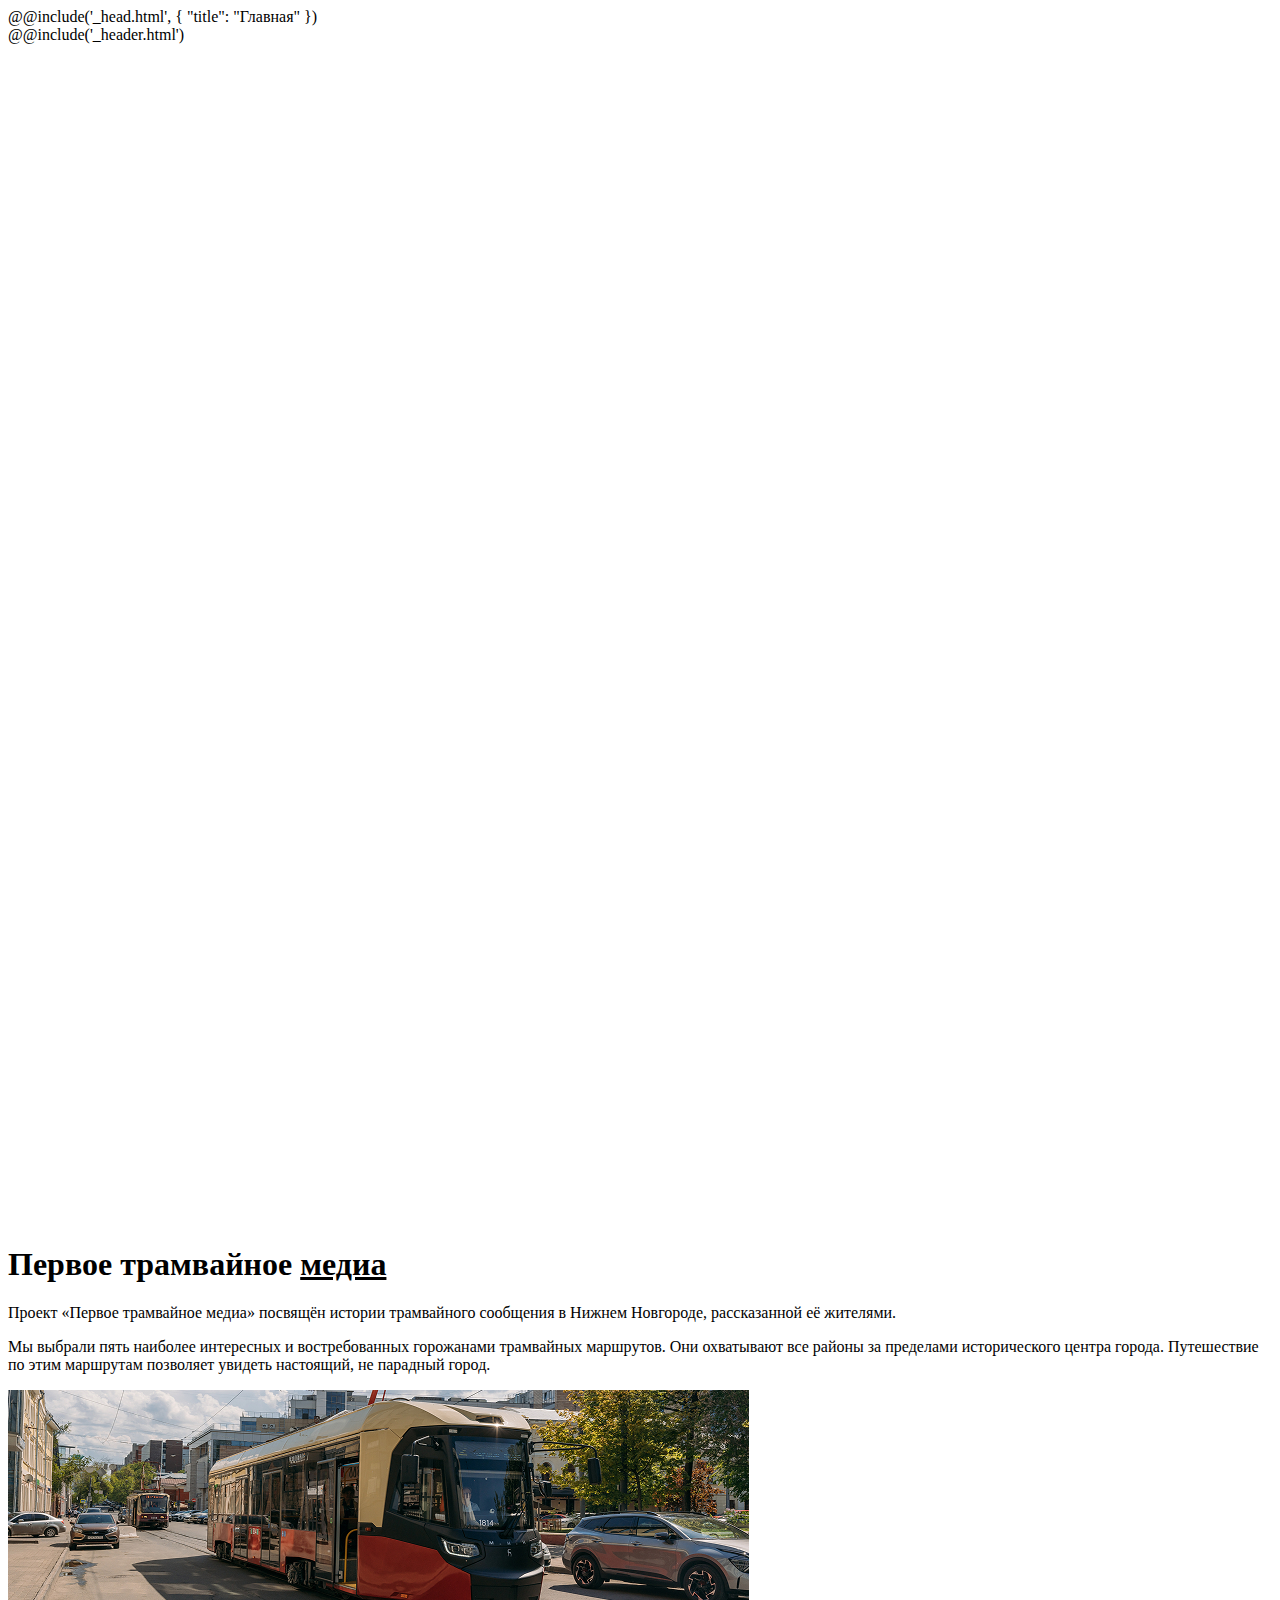
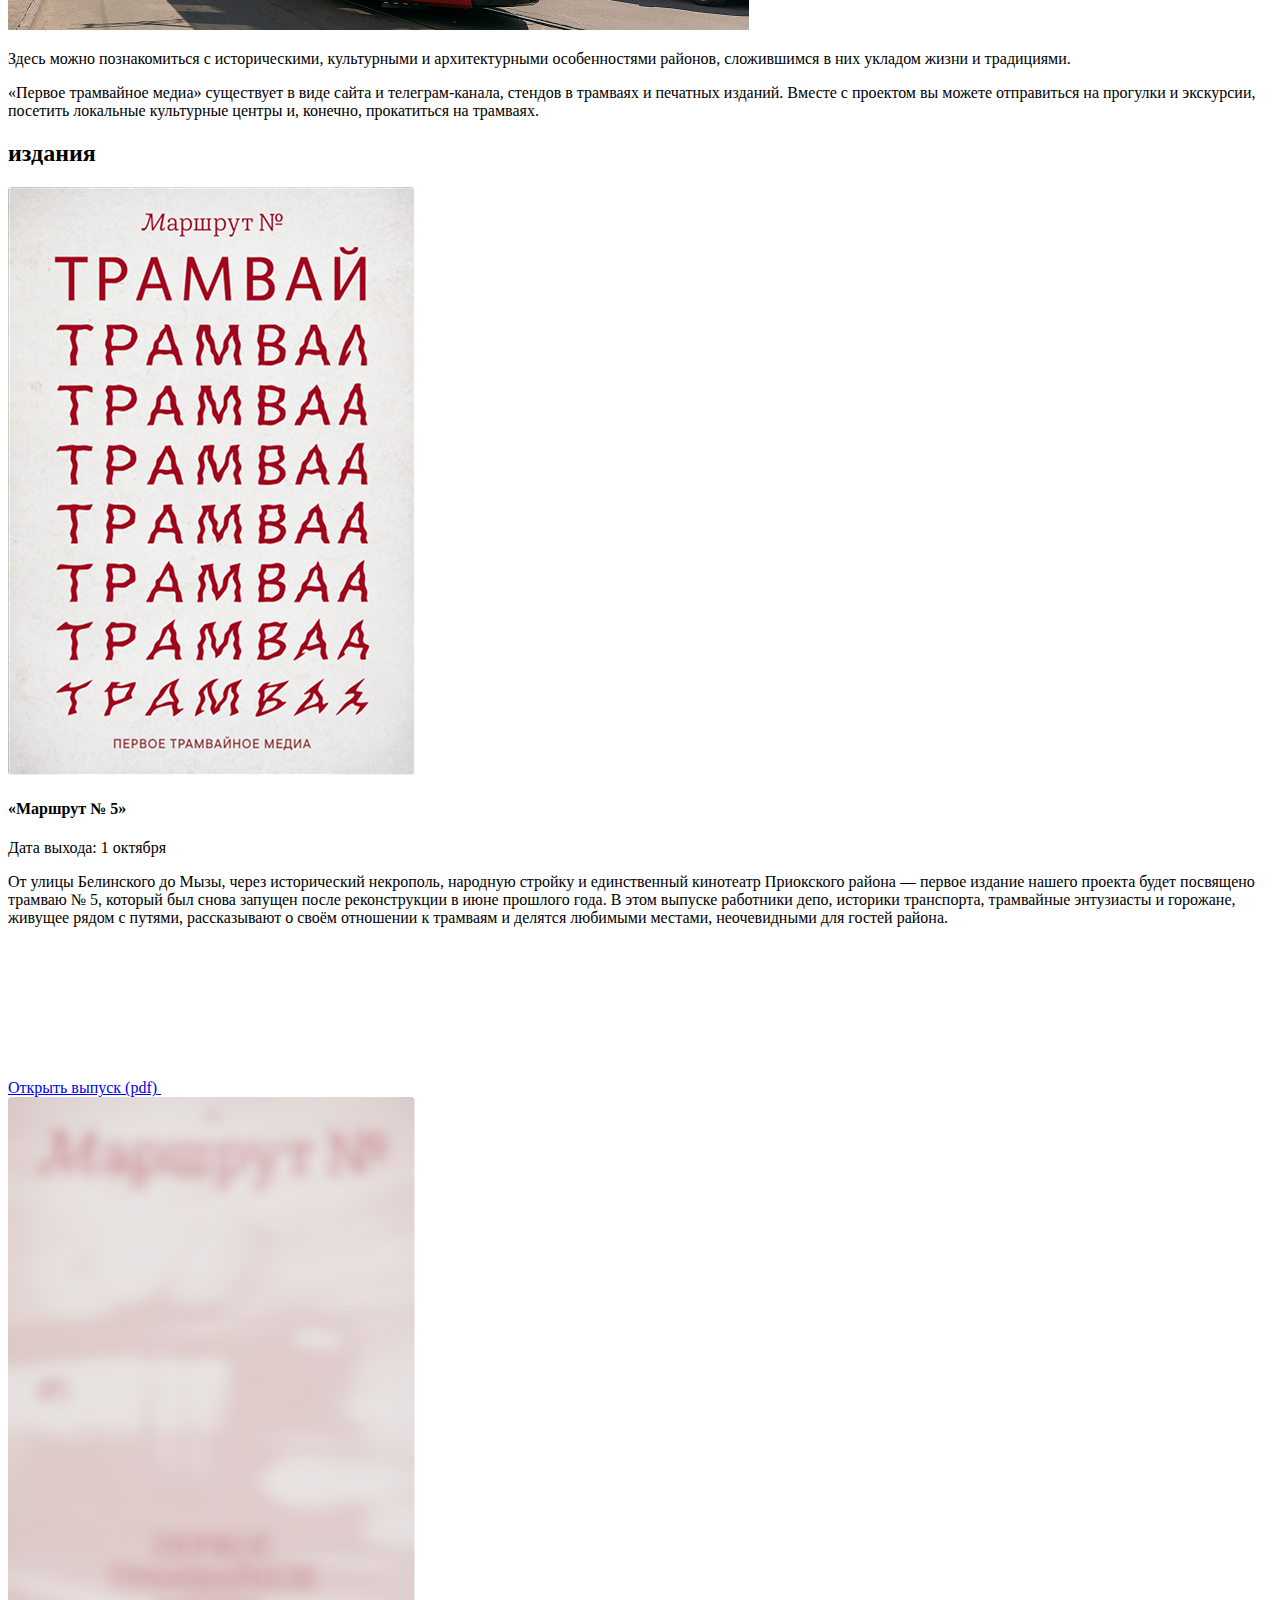
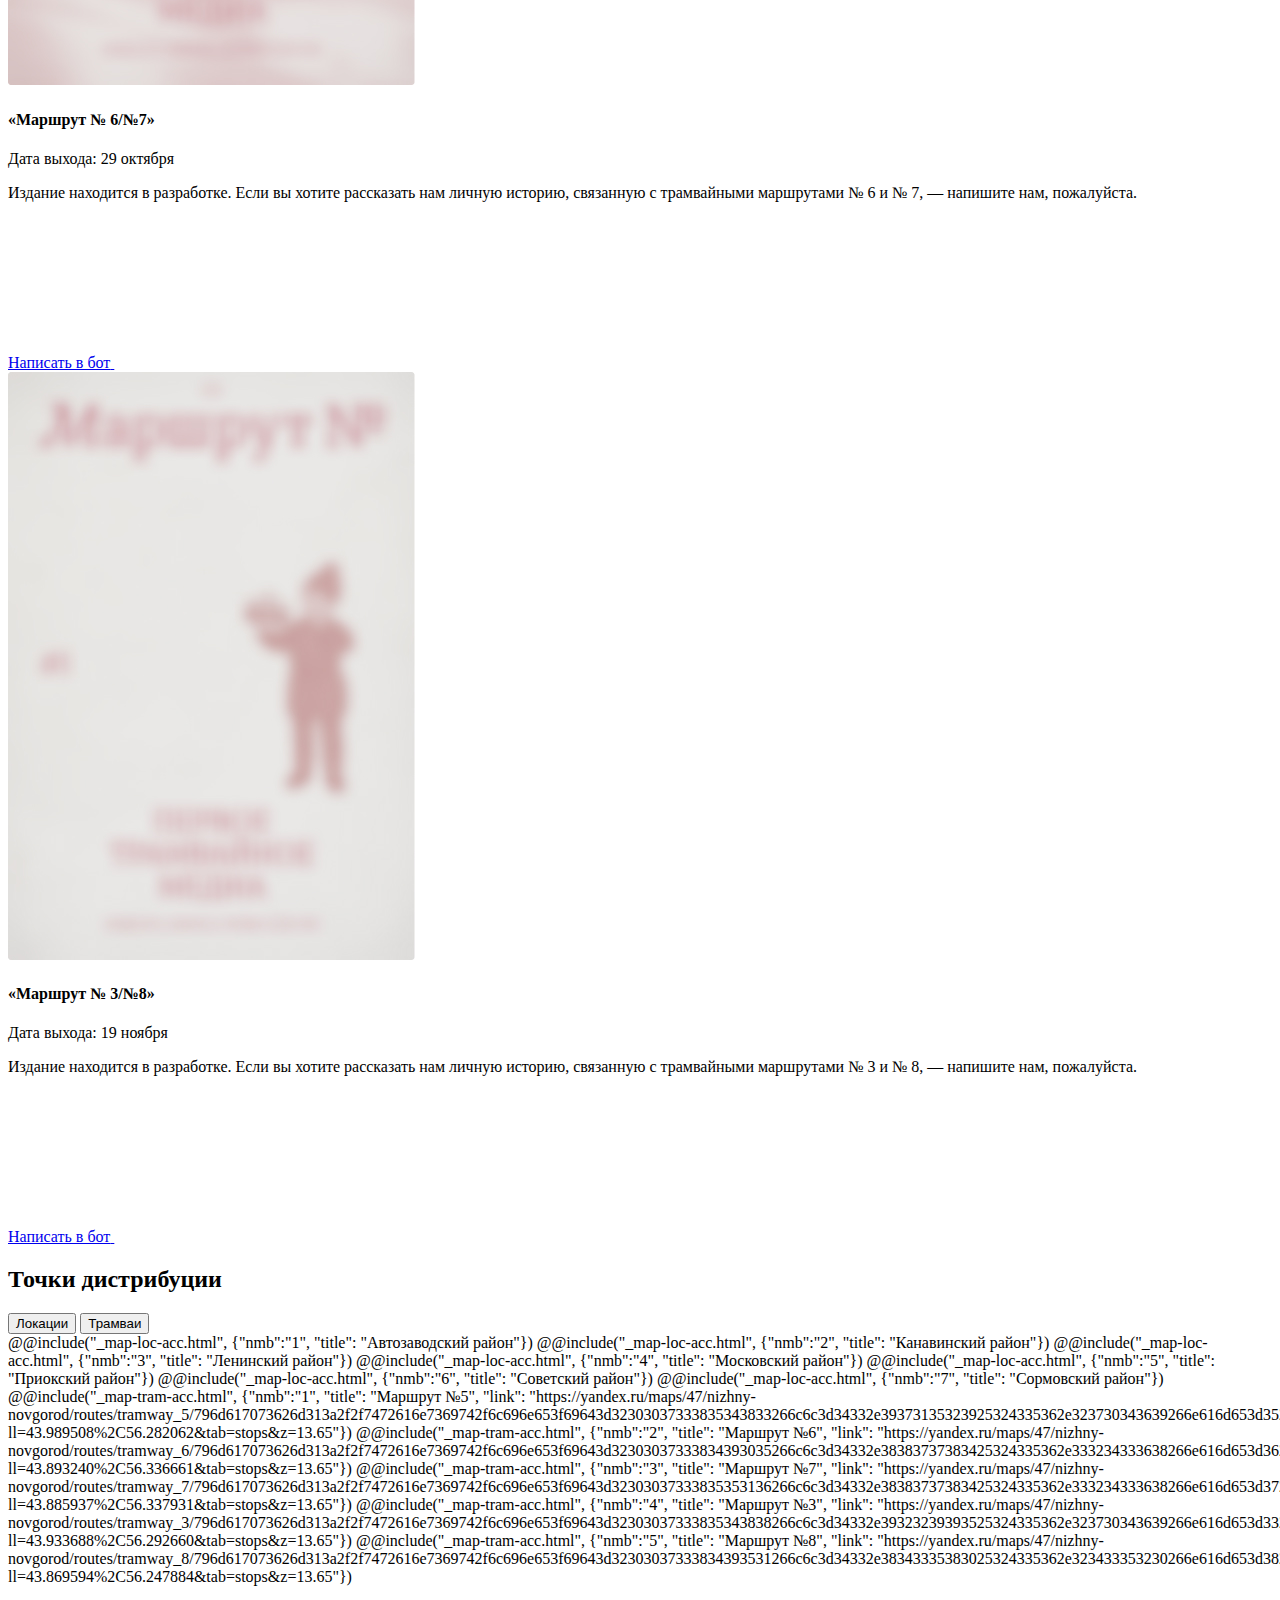
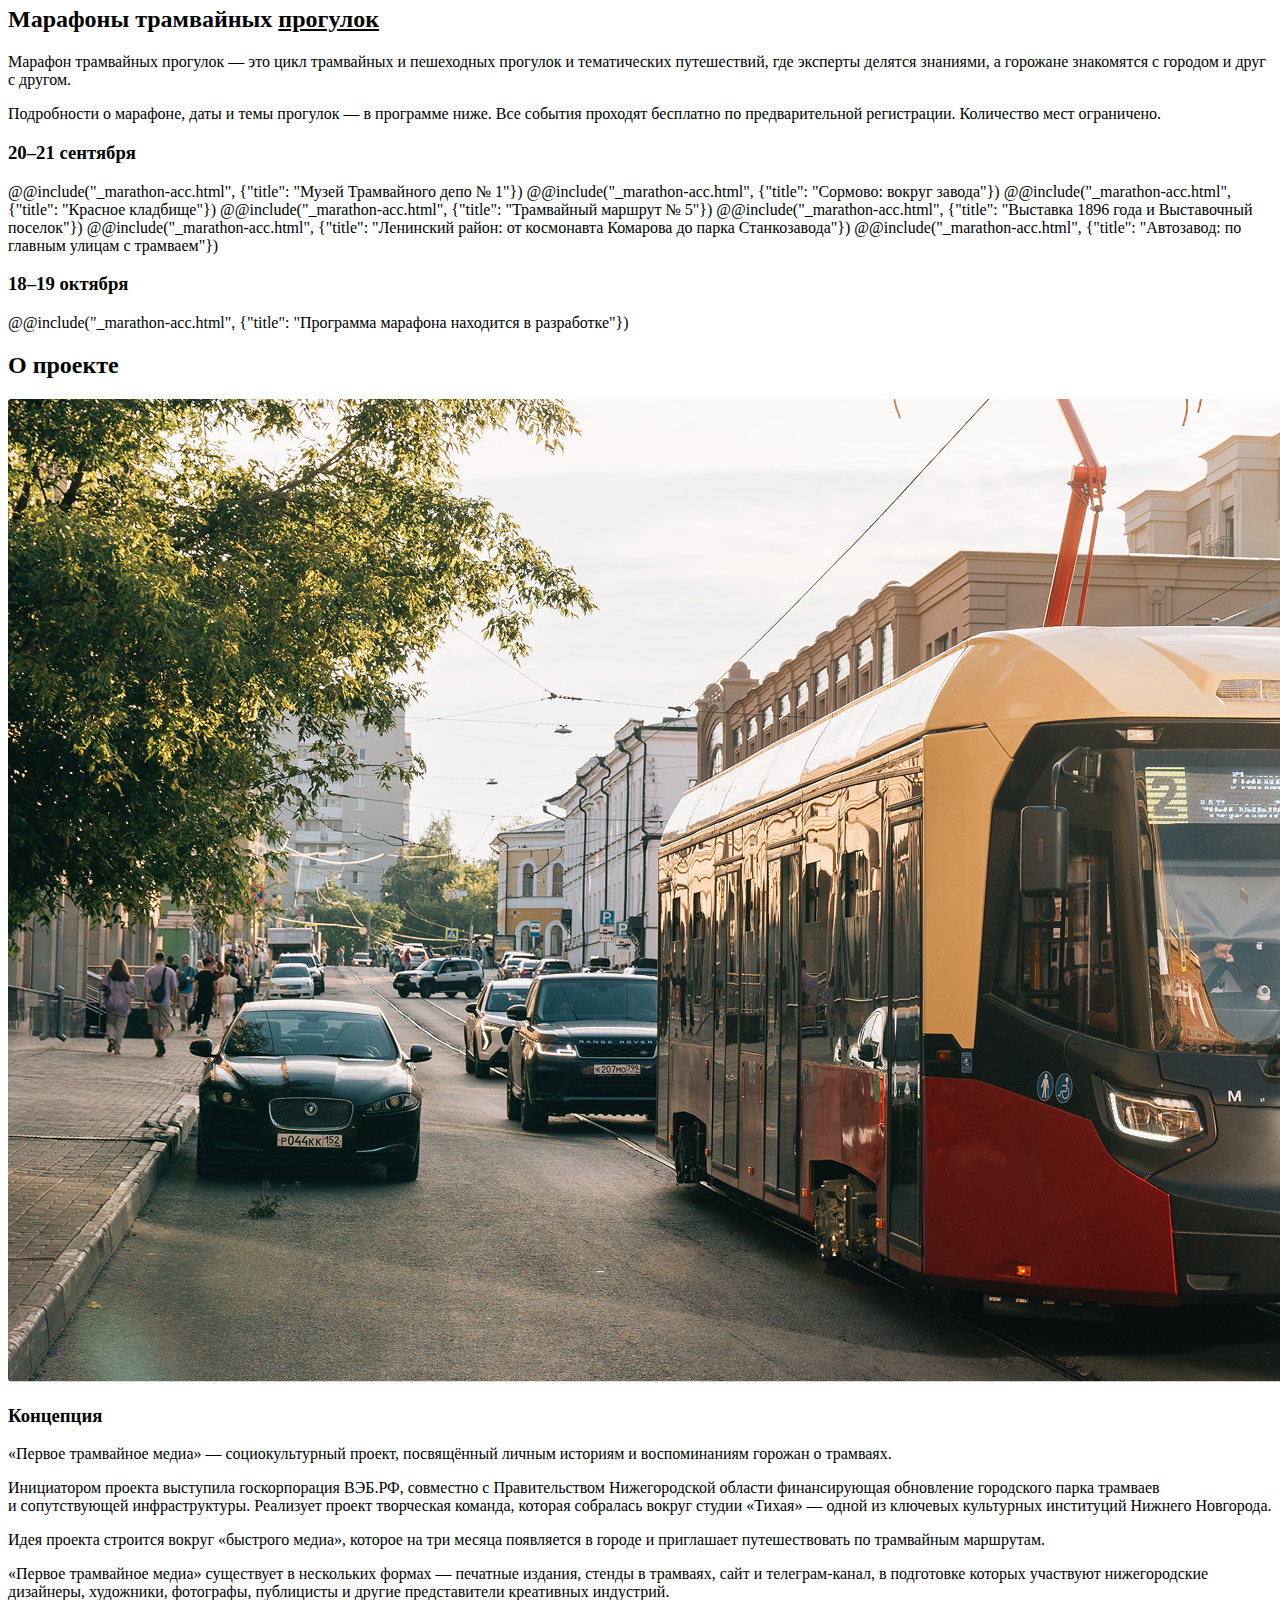
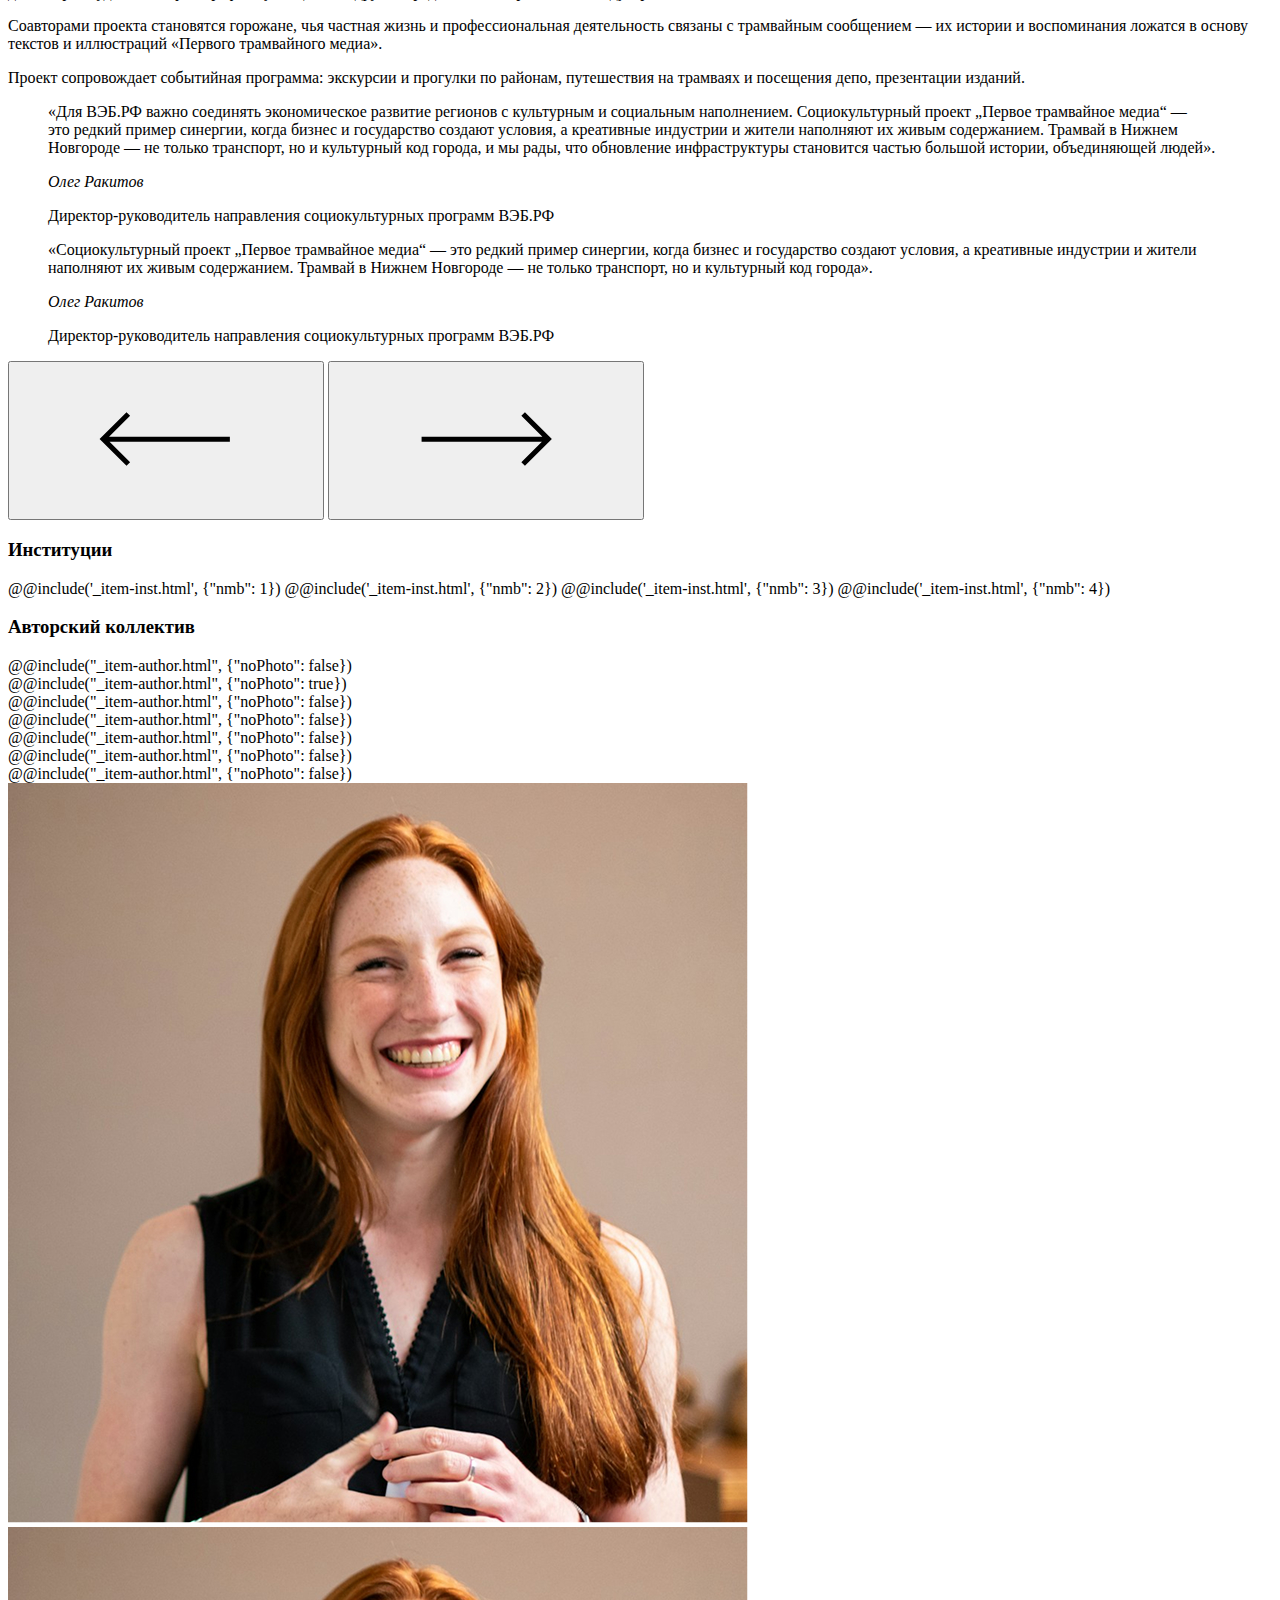
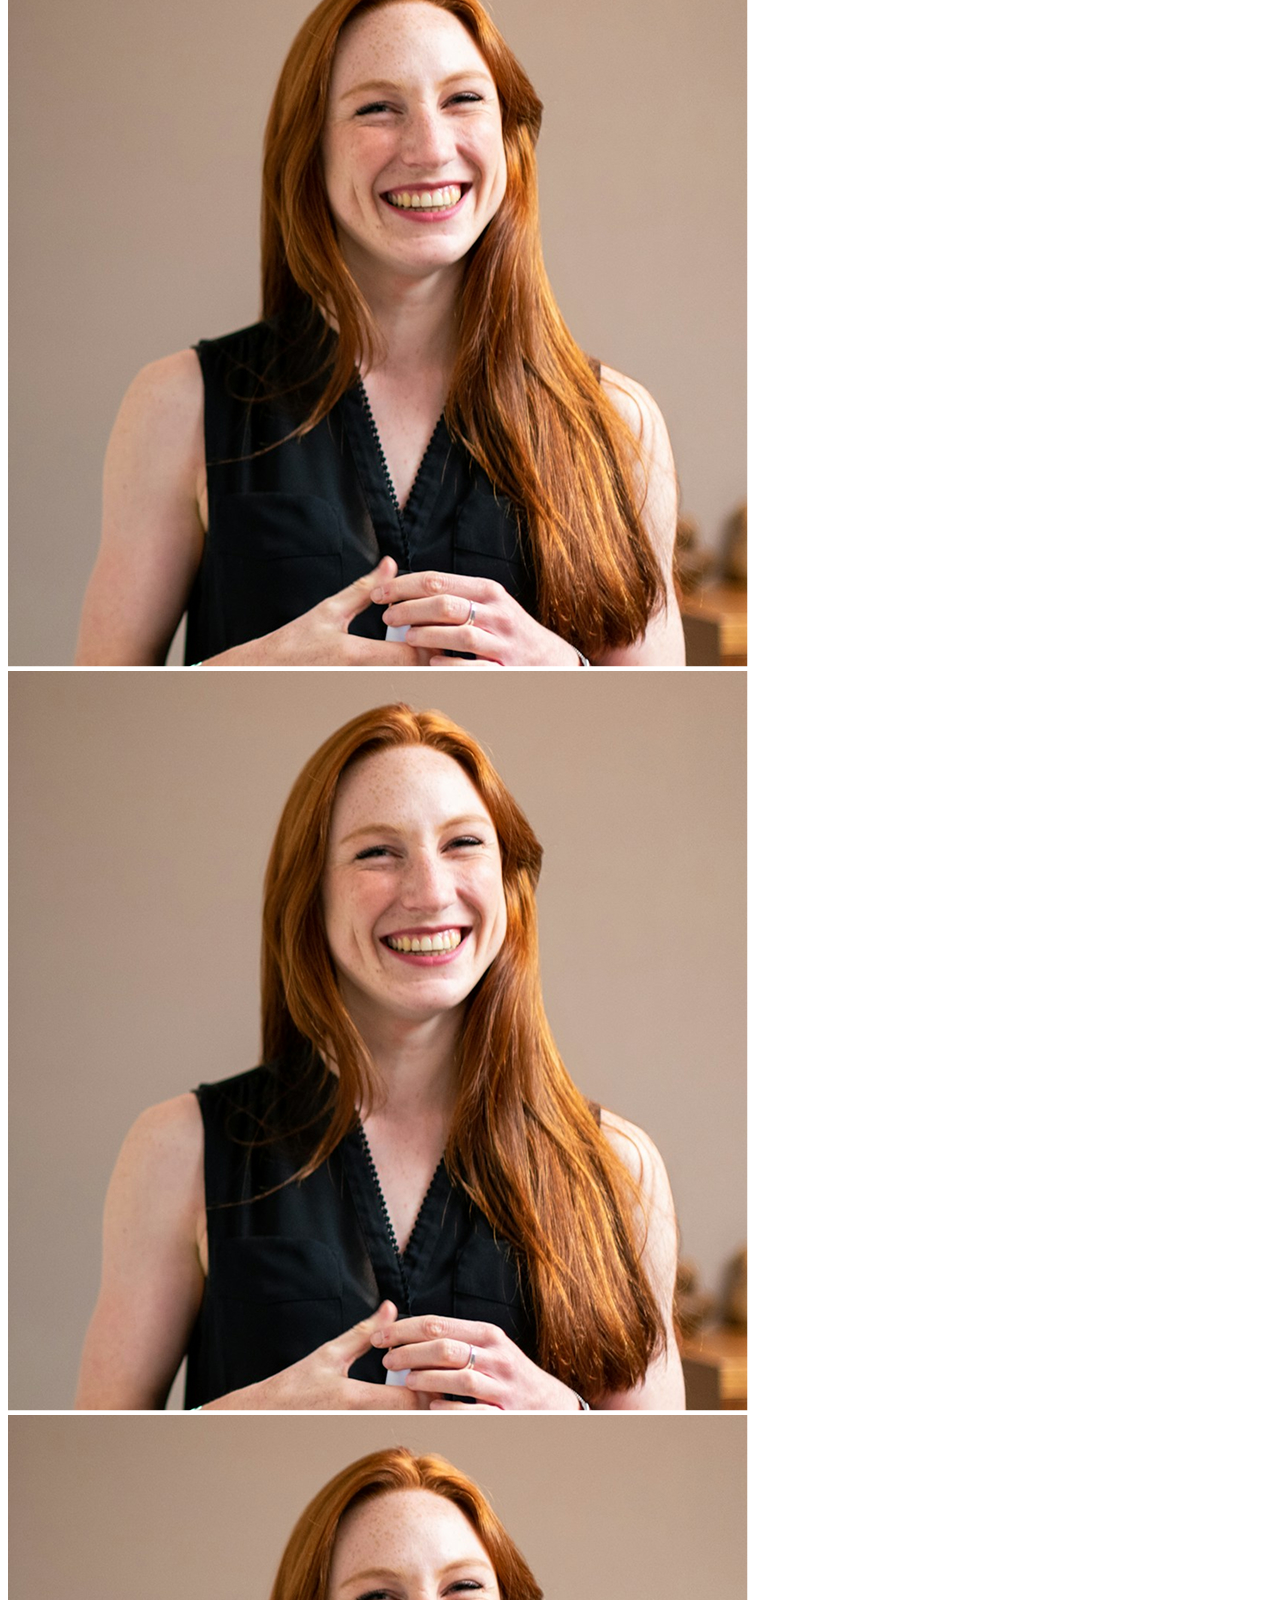
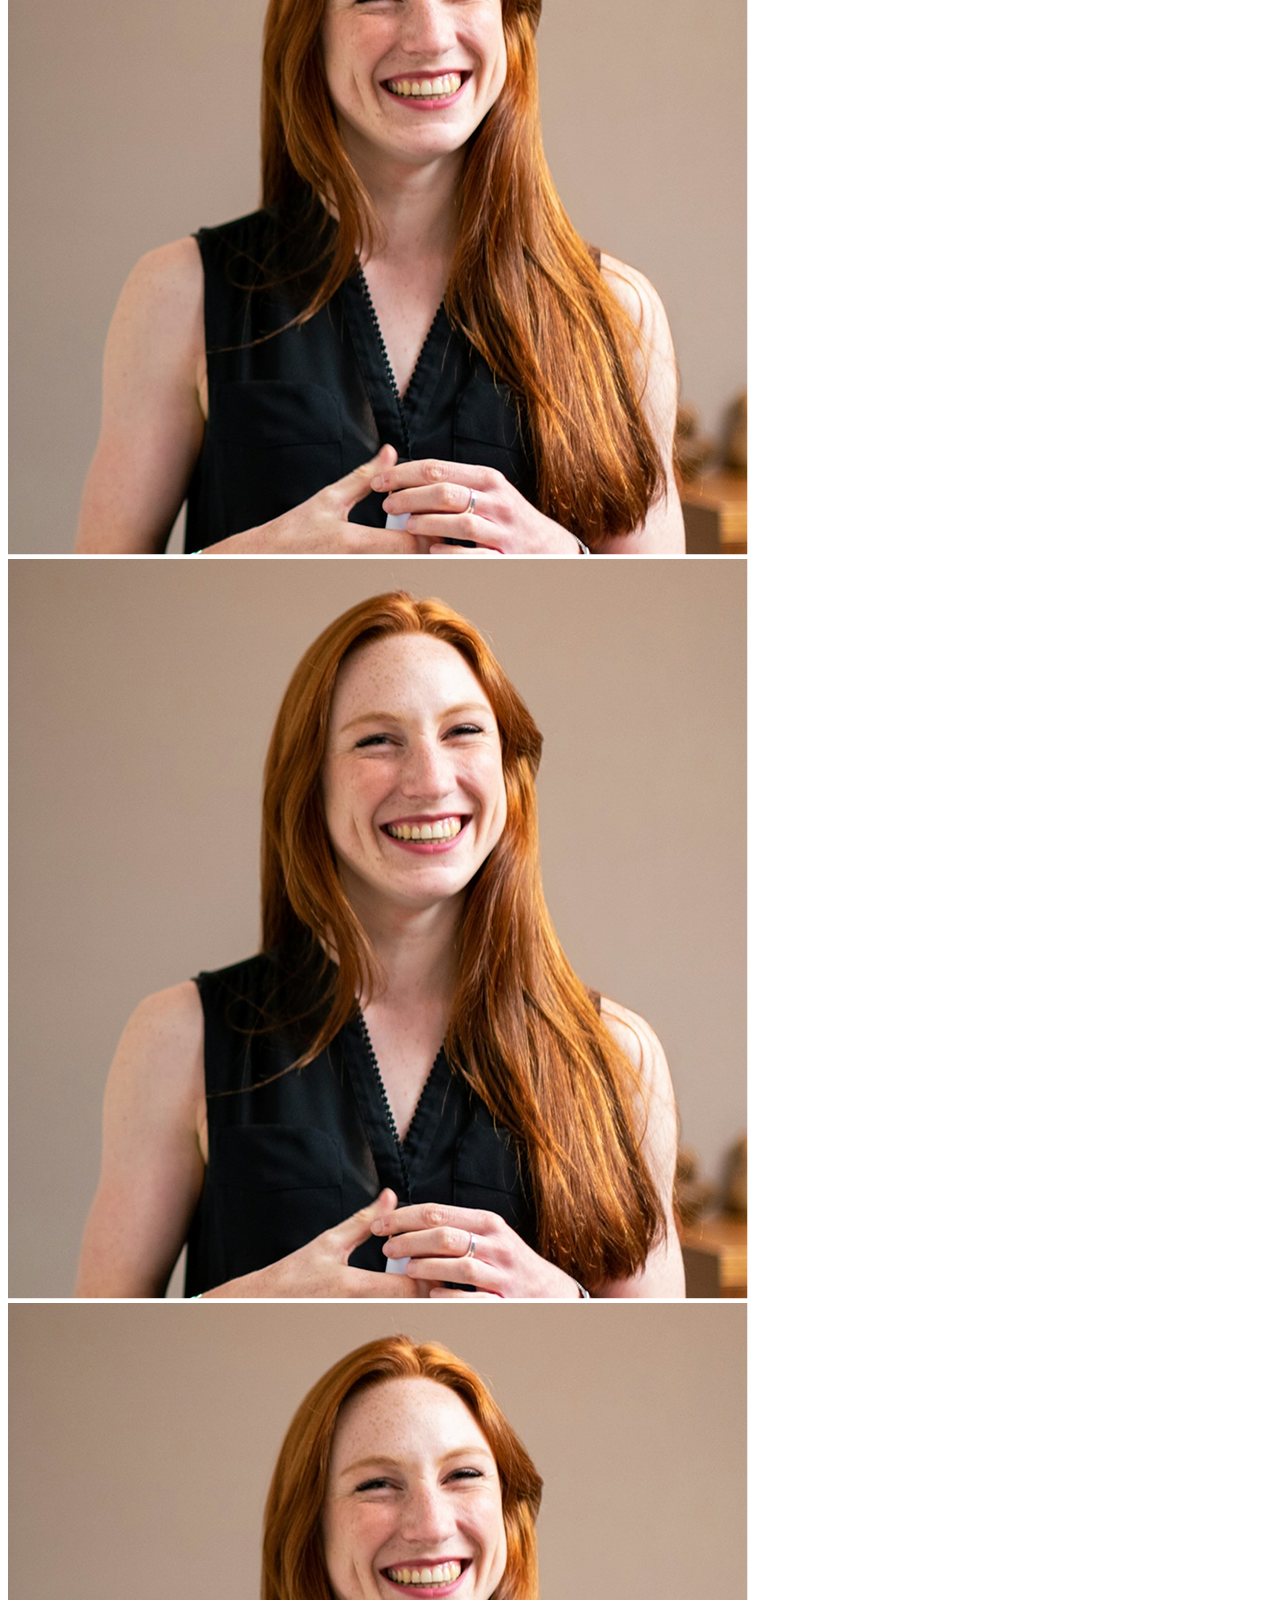
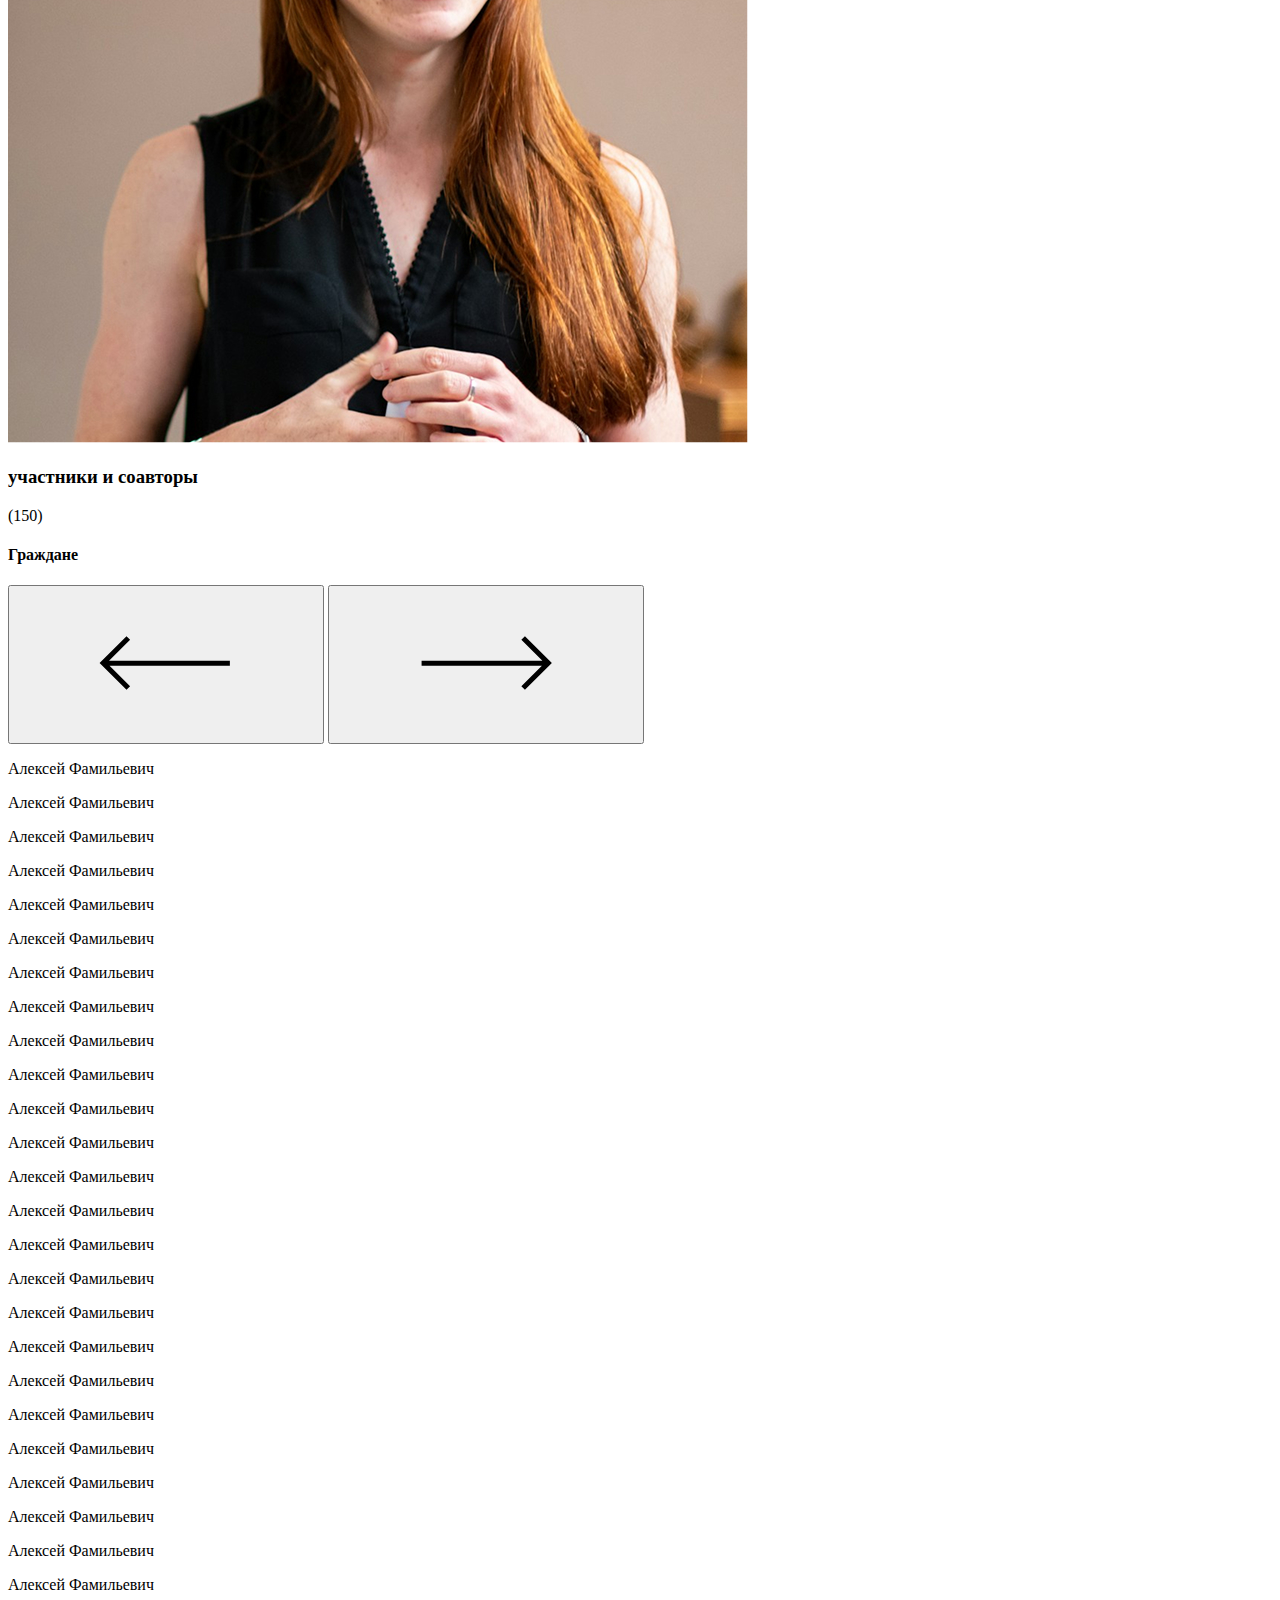
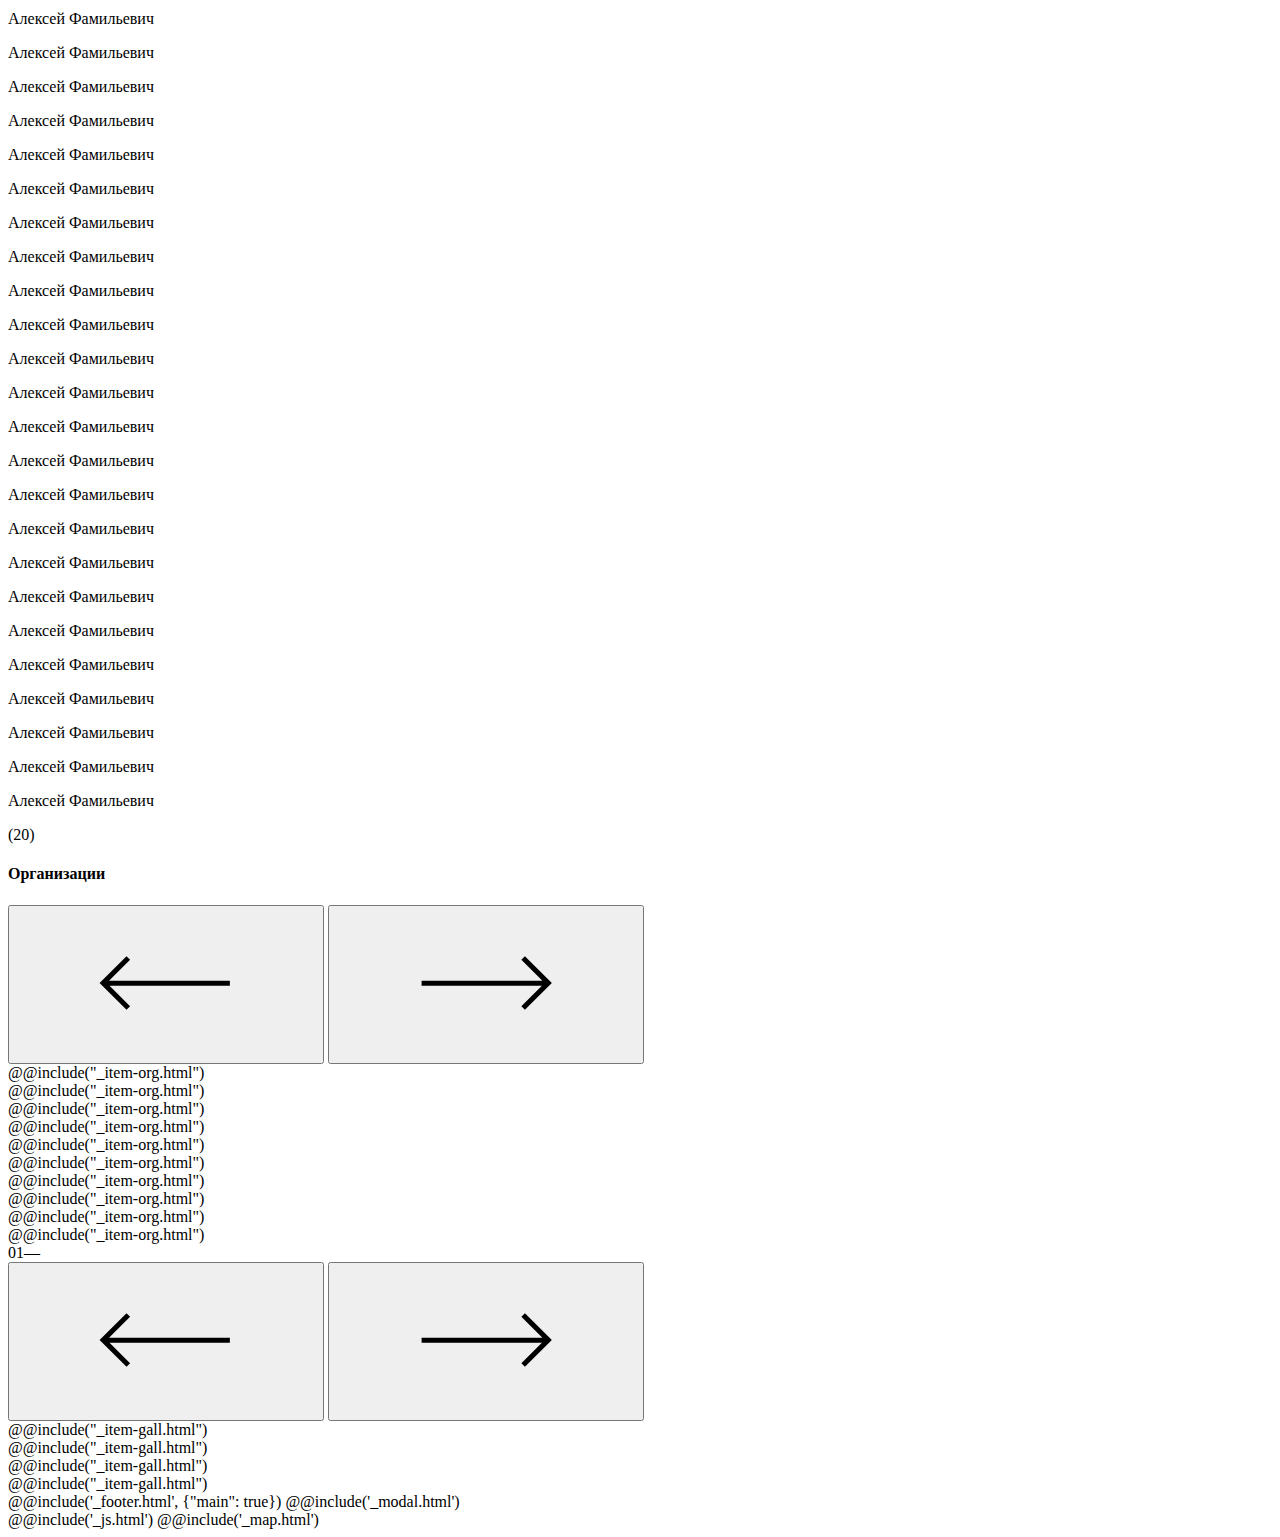
<file: #src/index.html>
<!DOCTYPE html>
<html lang="ru">

    @@include('_head.html', {
    "title": "Главная"
    })

    <body>
        <div class="wrap animate">
            @@include('_header.html')
            <!--main-->
            <main class="main">
                <!--intro-->
                <section class="section intro">
                    <div class="container">
                        <div class="intro__path" data-animation="path-anim">
                            <svg class=" mob-hidden" xmlns="http://www.w3.org/2000/svg" viewBox="0 0 1522 385" fill="none" preserveAspectRatio="none">
                                <line x1="0.895763" y1="324.511" x2="1520.9" y2="0.510973" />
                                <line x1="1.08902" y1="33.508" x2="1521.09" y2="308.508" />
                                <line x1="1.17599" y1="67.532" x2="844.176" y2="384.532" />
                            </svg>
                            <svg class="desktop-hidden" xmlns="http://www.w3.org/2000/svg" viewBox="0 0 344 232" fill="none" preserveAspectRatio="none">
                                <line x1="0.800784" y1="149.541" x2="343.801" y2="0.541397" />
                                <line x1="1.16563" y1="17.4579" x2="343.166" y2="137.528" />
                                <line x1="1.25005" y1="41.567" x2="330.25" y2="231.567" />
                            </svg>
                        </div>

                        <h1 class="h1">Первое трамвайное <u>медиа</u></h1>
                        <div class="intro__row">
                            <div class="page-content">
                                <p>Проект «Первое трамвайное медиа» посвящён истории трамвайного сообщения в&nbsp;Нижнем Новгороде, рассказанной её&nbsp;жителями.</p>
                                <p>Мы&nbsp;выбрали пять наиболее интересных и&nbsp;востребованных горожанами трамвайных маршрутов. Они&nbsp;охватывают все&nbsp;районы
                                    за&nbsp;пределами исторического центра города. Путешествие по&nbsp;этим маршрутам позволяет увидеть настоящий, не&nbsp;парадный город.</p>
                            </div>
                            <div class="img">
                                <img src="img/content/intro.jpg" alt>
                            </div>
                            <div class="page-content">
                                <p>Здесь можно познакомиться с&nbsp;историческими, культурными и&nbsp;архитектурными особенностями районов, сложившимся в&nbsp;них&nbsp;укладом
                                    жизни и&nbsp;традициями.</p>
                                <p>«Первое трамвайное медиа» существует в&nbsp;виде сайта и&nbsp;телеграм-канала, стендов в&nbsp;трамваях и&nbsp;печатных изданий. Вместе
                                    с&nbsp;проектом вы&nbsp;можете отправиться на&nbsp;прогулки и&nbsp;экскурсии, посетить локальные культурные центры и, конечно, прокатиться
                                    на&nbsp;трамваях.</p>
                            </div>
                        </div>
                    </div>
                </section>
                <!--editions-->
                <section class="section editions" id="editions">
                    <div class="container">
                        <div class="sec-top">
                            <h2>издания</h2>
                        </div>
                        <div class="editions__row">
                            <!--item-edition-->
                            <div class="item-edition">
                                <div class="item-edition__top">
                                    <div class="item-edition__img">
                                        <img src="img/content/edition-1.jpg" alt>
                                    </div>
                                    <h4>«Маршрут №&nbsp;5»</h4>
                                </div>
                                <div class="item-edition__date">
                                    <span>Дата выхода:</span>
                                    <span>1 октября</span>
                                </div>
                                <div class="page-content">
                                    <p>От&nbsp;улицы Белинского до&nbsp;Мызы, через&nbsp;исторический некрополь, народную стройку и&nbsp;единственный кинотеатр Приокского
                                        района&nbsp;— первое издание нашего проекта будет посвящено трамваю №&nbsp;5, который был&nbsp;снова запущен после&nbsp;реконструкции
                                        в&nbsp;июне прошлого года. В&nbsp;этом выпуске работники депо, историки транспорта, трамвайные энтузиасты и&nbsp;горожане, живущее
                                        рядом с&nbsp;путями, рассказывают о&nbsp;своём отношении к&nbsp;трамваям и&nbsp;делятся любимыми местами, неочевидными для&nbsp;гостей
                                        района.</p>
                                </div>
                                <a href="#" class="btn text-btn" target="_blank">
                                    <span>Открыть выпуск (pdf)</span>
                                    <svg><use xlink:href="img/svg/sprite.svg#ext-link"></use></svg>
                                </a>
                            </div>
                            <!--item-edition-->
                            <div class="item-edition">
                                <div class="item-edition__top">
                                    <div class="item-edition__img">
                                        <img src="img/content/edition-2.jpg" alt>
                                    </div>
                                    <h4>«Маршрут №&nbsp;6/№7»</h4>
                                </div>
                                <div class="item-edition__date">
                                    <span>Дата выхода:</span>
                                    <span>29 октября</span>
                                </div>
                                <div class="page-content">
                                    <p>Издание находится в разработке. Если вы хотите рассказать нам личную историю, связанную с трамвайными маршрутами № 6 и № 7, — напишите
                                        нам, пожалуйста.</p>
                                </div>
                                <a href="#" class="btn text-btn" target="_blank">
                                    <span>Написать в бот</span>
                                    <svg><use xlink:href="img/svg/sprite.svg#ext-link"></use></svg>
                                </a>
                            </div>
                            <!--item-edition-->
                            <div class="item-edition">
                                <div class="item-edition__top">
                                    <div class="item-edition__img">
                                        <img src="img/content/edition-3.jpg" alt>
                                    </div>
                                    <h4>«Маршрут №&nbsp;3/№8»</h4>
                                </div>
                                <div class="item-edition__date">
                                    <span>Дата выхода:</span>
                                    <span>19 ноября</span>
                                </div>
                                <div class="page-content">
                                    <p>Издание находится в разработке. Если вы хотите рассказать нам личную историю, связанную с трамвайными маршрутами № 3 и № 8, — напишите
                                        нам, пожалуйста.</p>
                                </div>
                                <a href="#" class="btn text-btn" target="_blank">
                                    <span>Написать в бот</span>
                                    <svg><use xlink:href="img/svg/sprite.svg#ext-link"></use></svg>
                                </a>
                            </div>
                            <div class="editions__line"></div>
                        </div>
                    </div>
                </section>
                <!--map-sec-->
                <section class="section map-sec" id="map">
                    <div class="container">
                        <div class="sec-top">
                            <h2>Точки дистрибуции</h2>
                        </div>
                        <div class="map-sec__map">
                            <div class="map" id="loc-map"></div>
                        </div>
                        <div class="switch-block">
                            <div class="tabs">
                                <button class="h4 active" data-tab="loc">Локации</button>
                                <button class="h4" data-tab="tram">Трамваи</button>
                            </div>
                            <div class="map-sec__blocks">
                                <div class="map-sec__block active" data-block="loc">
                                    <div class="content-shift">
                                        <div class="map-sec__loc">
                                            @@include("_map-loc-acc.html", {"nmb":"1", "title": "Автозаводский район"})
                                            @@include("_map-loc-acc.html", {"nmb":"2", "title": "Канавинский район"})
                                            @@include("_map-loc-acc.html", {"nmb":"3", "title": "Ленинский район"})
                                            @@include("_map-loc-acc.html", {"nmb":"4", "title": "Московский район"})
                                            @@include("_map-loc-acc.html", {"nmb":"5", "title": "Приокский район"})
                                            @@include("_map-loc-acc.html", {"nmb":"6", "title": "Советский район"})
                                            @@include("_map-loc-acc.html", {"nmb":"7", "title": "Сормовский район"})
                                        </div>
                                    </div>
                                </div>
                                <div class="map-sec__block" data-block="tram">
                                    <div class="content-shift">
                                        <div class="map-sec__tram">
                                            @@include("_map-tram-acc.html", {"nmb":"1", "title": "Маршрут №5", "link": "https://yandex.ru/maps/47/nizhny-novgorod/routes/tramway_5/796d617073626d313a2f2f7472616e7369742f6c696e653f69643d32303037333835343833266c6c3d34332e39373135323925324335362e323730343639266e616d653d3526723d3630303026747970653d7472616d776179/?ll=43.989508%2C56.282062&tab=stops&z=13.65"})
                                            @@include("_map-tram-acc.html", {"nmb":"2", "title": "Маршрут №6", "link": "https://yandex.ru/maps/47/nizhny-novgorod/routes/tramway_6/796d617073626d313a2f2f7472616e7369742f6c696e653f69643d32303037333834393035266c6c3d34332e38383737383425324335362e333234333638266e616d653d3626723d3630303026747970653d7472616d776179/?ll=43.893240%2C56.336661&tab=stops&z=13.65"})
                                            @@include("_map-tram-acc.html", {"nmb":"3", "title": "Маршрут №7", "link": "https://yandex.ru/maps/47/nizhny-novgorod/routes/tramway_7/796d617073626d313a2f2f7472616e7369742f6c696e653f69643d32303037333835353136266c6c3d34332e38383737383425324335362e333234333638266e616d653d3726723d3630303026747970653d7472616d776179/?ll=43.885937%2C56.337931&tab=stops&z=13.65"})
                                            @@include("_map-tram-acc.html", {"nmb":"4", "title": "Маршрут №3", "link": "https://yandex.ru/maps/47/nizhny-novgorod/routes/tramway_3/796d617073626d313a2f2f7472616e7369742f6c696e653f69643d32303037333835343838266c6c3d34332e39323239393525324335362e323730343639266e616d653d3326723d3630303026747970653d7472616d776179/?ll=43.933688%2C56.292660&tab=stops&z=13.65"})
                                            @@include("_map-tram-acc.html", {"nmb":"5", "title": "Маршрут №8", "link": "https://yandex.ru/maps/47/nizhny-novgorod/routes/tramway_8/796d617073626d313a2f2f7472616e7369742f6c696e653f69643d32303037333834393531266c6c3d34332e38343335383025324335362e323433353230266e616d653d3826723d3630303026747970653d7472616d776179/?ll=43.869594%2C56.247884&tab=stops&z=13.65"})
                                        </div>
                                    </div>
                                </div>
                            </div>
                        </div>
                    </div>
                </section>
                <!--marathon-->
                <section class="section marathon" id="marathon">
                    <div class="container">
                        <div class="sec-top">
                            <h2>Марафоны трамвайных <u>прогулок</u></h2>
                        </div>
                        <div class="page-content content-shift marathon__content">
                            <p>Марафон трамвайных прогулок&nbsp;— это&nbsp;цикл трамвайных и&nbsp;пешеходных прогулок и&nbsp;тематических путешествий, где&nbsp;эксперты
                                делятся знаниями, а&nbsp;горожане знакомятся с&nbsp;городом и&nbsp;друг с&nbsp;другом.</p>
                            <p>Подробности о&nbsp;марафоне, даты и&nbsp;темы прогулок&nbsp;— в&nbsp;программе ниже. Все&nbsp;события проходят бесплатно по&nbsp;предварительной
                                регистрации. Количество мест ограничено.</p>
                        </div>
                        <div class="marathon__schedule">
                            <!--marathon__period-->
                            <div class="page-grid marathon__period">
                                <h3 class="marathon__date">20–21 сентября</h3>
                                <div class="marathon__events">
                                    @@include("_marathon-acc.html", {"title": "Музей Трамвайного депо&nbsp;№&nbsp;1"})
                                    @@include("_marathon-acc.html", {"title": "Сормово: вокруг завода"})
                                    @@include("_marathon-acc.html", {"title": "Красное кладбище"})
                                    @@include("_marathon-acc.html", {"title": "Трамвайный маршрут №&nbsp;5"})
                                    @@include("_marathon-acc.html", {"title": "Выставка 1896 года и&nbsp;Выставочный поселок"})
                                    @@include("_marathon-acc.html", {"title": "Ленинский район: от&nbsp;космонавта Комарова до&nbsp;парка Станкозавода"})
                                    @@include("_marathon-acc.html", {"title": "Автозавод: по главным улицам с трамваем"})
                                </div>
                            </div>
                            <!--marathon__period-->
                            <div class="page-grid marathon-period">
                                <h3 class="marathon__date">18–19 октября</h3>
                                <div class="marathon__events">
                                    @@include("_marathon-acc.html", {"title": "Программа марафона находится в разработке"})
                                </div>
                            </div>
                        </div>
                    </div>
                </section>
                <!--about-->
                <section class="section about" id="about">
                    <div class="container">
                        <div class="sec-top">
                            <h2>О проекте</h2>
                        </div>
                        <div class="img about__img">
                            <img src="img/content/about.jpg" alt>
                        </div>
                        <!--concept-->
                        <section class="section concept">
                            <div class="page-grid">
                                <h3>Концепция</h3>
                                <div class="concept__content">
                                    <div class="mb-50 page-content">
                                        <p>«Первое трамвайное медиа» — социокультурный проект, посвящённый личным историям и&nbsp;воспоминаниям горожан о&nbsp;трамваях.</p>
                                        <p>Инициатором проекта выступила госкорпорация ВЭБ.РФ, совместно с&nbsp;Правительством Нижегородской области финансирующая обновление
                                            городского парка трамваев и&nbsp;сопутствующей инфраструктуры. Реализует проект творческая команда, которая собралась вокруг студии
                                            «Тихая» — одной из&nbsp;ключевых культурных институций Нижнего
                                            Новгорода.</p>
                                        <p>Идея проекта строится вокруг «быстрого медиа», которое на&nbsp;три&nbsp;месяца появляется в&nbsp;городе и&nbsp;приглашает
                                            путешествовать
                                            по&nbsp;трамвайным маршрутам.</p>
                                        <p>«Первое трамвайное медиа» существует в&nbsp;нескольких формах&nbsp;— печатные издания, стенды в&nbsp;трамваях, сайт
                                            и&nbsp;телеграм-канал, в&nbsp;подготовке которых участвуют нижегородские дизайнеры, художники, фотографы, публицисты и&nbsp;другие
                                            представители креативных индустрий.</p>
                                        <p>Соавторами проекта становятся горожане, чья&nbsp;частная жизнь и&nbsp;профессиональная деятельность связаны с&nbsp;трамвайным
                                            сообщением&nbsp;— их&nbsp;истории и&nbsp;воспоминания ложатся в&nbsp;основу текстов и&nbsp;иллюстраций «Первого трамвайного
                                            медиа».</p>
                                        <p>Проект сопровождает событийная программа: экскурсии и&nbsp;прогулки по&nbsp;районам, путешествия на&nbsp;трамваях и&nbsp;посещения
                                            депо,
                                            презентации изданий.</p>
                                    </div>
                                    <div class="swiper1 concept__swiper">
                                        <div class="swiper">
                                            <div class="swiper-wrapper">
                                                <div class="swiper-slide">
                                                    <blockquote>
                                                        <p>«Для&nbsp;ВЭБ.РФ важно соединять экономическое развитие регионов с&nbsp;культурным и&nbsp;социальным наполнением.
                                                            Социокультурный проект „Первое трамвайное медиа“ — это&nbsp;редкий пример синергии, когда бизнес и&nbsp;государство
                                                            создают
                                                            условия, а&nbsp;креативные индустрии и&nbsp;жители наполняют их&nbsp;живым содержанием. Трамвай в&nbsp;Нижнем
                                                            Новгороде&nbsp;— не&nbsp;только транспорт, но&nbsp;и&nbsp;культурный код&nbsp;города, и&nbsp;мы&nbsp;рады,
                                                            что&nbsp;обновление инфраструктуры становится частью большой истории, объединяющей людей».</p>
                                                        <footer>
                                                            <cite>Олег Ракитов</cite>
                                                            <p>Директор-руководитель направления социокультурных программ ВЭБ.РФ</p>
                                                        </footer>
                                                    </blockquote>
                                                </div>
                                                <div class="swiper-slide">
                                                    <blockquote>
                                                        <p>«Социокультурный проект „Первое трамвайное медиа“ — это&nbsp;редкий пример синергии, когда бизнес и&nbsp;государство
                                                            создают
                                                            условия, а&nbsp;креативные индустрии и&nbsp;жители наполняют их&nbsp;живым содержанием. Трамвай в&nbsp;Нижнем
                                                            Новгороде&nbsp;— не&nbsp;только транспорт, но&nbsp;и&nbsp;культурный код&nbsp;города».</p>
                                                        <footer>
                                                            <cite>Олег Ракитов</cite>
                                                            <p>Директор-руководитель направления социокультурных программ ВЭБ.РФ</p>
                                                        </footer>
                                                    </blockquote>
                                                </div>
                                            </div>
                                            <div class="nav-btns">
                                                <button class="btn nav-btn nav-btn--prev"><svg><use xlink:href="img/svg/sprite.svg#btn-prev"></use></svg></button>
                                                <button class="btn nav-btn nav-btn--next"><svg><use xlink:href="img/svg/sprite.svg#btn-next"></use></svg></button>
                                            </div>
                                        </div>
                                    </div>
                                </div>
                            </div>
                        </section>
                        <!--institutions-->
                        <section class="section institutions">
                            <div class="page-grid">
                                <h3>Институции</h3>
                                <div class="institutions__items">
                                    @@include('_item-inst.html', {"nmb": 1})
                                    @@include('_item-inst.html', {"nmb": 2})
                                    @@include('_item-inst.html', {"nmb": 3})
                                    @@include('_item-inst.html', {"nmb": 4})
                                </div>
                            </div>
                        </section>
                        <!--authors-->
                        <section class="section authors">
                            <div class="page-grid authors__sticky">
                                <h3>Авторский коллектив</h3>
                                <div class="authors__swiper">
                                    <div class="swiper authors__mainswiper">
                                        <div class="swiper-wrapper">
                                            <div class="swiper-slide">
                                                @@include("_item-author.html", {"noPhoto": false})
                                            </div>
                                            <div class="swiper-slide">
                                                @@include("_item-author.html", {"noPhoto": true})
                                            </div>
                                            <div class="swiper-slide">
                                                @@include("_item-author.html", {"noPhoto": false})
                                            </div>
                                            <div class="swiper-slide">
                                                @@include("_item-author.html", {"noPhoto": false})
                                            </div>
                                            <div class="swiper-slide">
                                                @@include("_item-author.html", {"noPhoto": false})
                                            </div>
                                            <div class="swiper-slide">
                                                @@include("_item-author.html", {"noPhoto": false})
                                            </div>
                                            <div class="swiper-slide">
                                                @@include("_item-author.html", {"noPhoto": false})
                                            </div>
                                        </div>
                                    </div>
                                    <div class="swiper authors__thumbswiper">
                                        <div class="swiper-wrapper">
                                            <div class="swiper-slide">
                                                <div class="img media-cover">
                                                    <img src="img/content/author-1.jpg" alt>
                                                </div>
                                            </div>
                                            <div class="swiper-slide">
                                                <div class="img media-cover no-photo"></div>
                                            </div>
                                            <div class="swiper-slide">
                                                <div class="img media-cover">
                                                    <img src="img/content/author-1.jpg" alt>
                                                </div>
                                            </div>
                                            <div class="swiper-slide">
                                                <div class="img media-cover">
                                                    <img src="img/content/author-1.jpg" alt>
                                                </div>
                                            </div>
                                            <div class="swiper-slide">
                                                <div class="img media-cover">
                                                    <img src="img/content/author-1.jpg" alt>
                                                </div>
                                            </div>
                                            <div class="swiper-slide">
                                                <div class="img media-cover">
                                                    <img src="img/content/author-1.jpg" alt>
                                                </div>
                                            </div>
                                            <div class="swiper-slide">
                                                <div class="img media-cover">
                                                    <img src="img/content/author-1.jpg" alt>
                                                </div>
                                            </div>
                                        </div>
                                    </div>
                                    <div class="swiper-scrollbar"></div>
                                </div>
                            </div>
                        </section>
                        <!--authors-->
                        <section class="co-authors">
                            <div class="sec-top">
                                <h3>участники и&nbsp;соавторы</h3>
                            </div>
                            <!--co-authors__sec-->
                            <section class="co-authors__sec individ-sec">
                                <div class="individ-sec__top">
                                    <span class="h4">(150)</span>
                                    <h4>Граждане</h4>
                                    <div class="nav-btns">
                                        <button class="btn nav-btn nav-btn--prev"><svg><use xlink:href="img/svg/sprite.svg#btn-prev"></use></svg></button>
                                        <button class="btn nav-btn nav-btn--next"><svg><use xlink:href="img/svg/sprite.svg#btn-next"></use></svg></button>
                                    </div>
                                </div>
                                <div class="content-shift swiper">
                                    <div class="swiper-wrapper">
                                        <div class="swiper-slide">
                                            <p class="h5">Алексей Фамильевич</p>
                                        </div>
                                        <div class="swiper-slide">
                                            <p class="h5">Алексей Фамильевич</p>
                                        </div>
                                        <div class="swiper-slide">
                                            <p class="h5">Алексей Фамильевич</p>
                                        </div>
                                        <div class="swiper-slide">
                                            <p class="h5">Алексей Фамильевич</p>
                                        </div>
                                        <div class="swiper-slide">
                                            <p class="h5">Алексей Фамильевич</p>
                                        </div>
                                        <div class="swiper-slide">
                                            <p class="h5">Алексей Фамильевич</p>
                                        </div>
                                        <div class="swiper-slide">
                                            <p class="h5">Алексей Фамильевич</p>
                                        </div>
                                        <div class="swiper-slide">
                                            <p class="h5">Алексей Фамильевич</p>
                                        </div>
                                        <div class="swiper-slide">
                                            <p class="h5">Алексей Фамильевич</p>
                                        </div>
                                        <div class="swiper-slide">
                                            <p class="h5">Алексей Фамильевич</p>
                                        </div>
                                        <div class="swiper-slide">
                                            <p class="h5">Алексей Фамильевич</p>
                                        </div>
                                        <div class="swiper-slide">
                                            <p class="h5">Алексей Фамильевич</p>
                                        </div>
                                        <div class="swiper-slide">
                                            <p class="h5">Алексей Фамильевич</p>
                                        </div>
                                        <div class="swiper-slide">
                                            <p class="h5">Алексей Фамильевич</p>
                                        </div>
                                        <div class="swiper-slide">
                                            <p class="h5">Алексей Фамильевич</p>
                                        </div>
                                        <div class="swiper-slide">
                                            <p class="h5">Алексей Фамильевич</p>
                                        </div>
                                        <div class="swiper-slide">
                                            <p class="h5">Алексей Фамильевич</p>
                                        </div>
                                        <div class="swiper-slide">
                                            <p class="h5">Алексей Фамильевич</p>
                                        </div>
                                        <div class="swiper-slide">
                                            <p class="h5">Алексей Фамильевич</p>
                                        </div>
                                        <div class="swiper-slide">
                                            <p class="h5">Алексей Фамильевич</p>
                                        </div>
                                        <div class="swiper-slide">
                                            <p class="h5">Алексей Фамильевич</p>
                                        </div>
                                        <div class="swiper-slide">
                                            <p class="h5">Алексей Фамильевич</p>
                                        </div>
                                        <div class="swiper-slide">
                                            <p class="h5">Алексей Фамильевич</p>
                                        </div>
                                        <div class="swiper-slide">
                                            <p class="h5">Алексей Фамильевич</p>
                                        </div>
                                        <div class="swiper-slide">
                                            <p class="h5">Алексей Фамильевич</p>
                                        </div>
                                        <div class="swiper-slide">
                                            <p class="h5">Алексей Фамильевич</p>
                                        </div>
                                        <div class="swiper-slide">
                                            <p class="h5">Алексей Фамильевич</p>
                                        </div>
                                        <div class="swiper-slide">
                                            <p class="h5">Алексей Фамильевич</p>
                                        </div>
                                        <div class="swiper-slide">
                                            <p class="h5">Алексей Фамильевич</p>
                                        </div>
                                        <div class="swiper-slide">
                                            <p class="h5">Алексей Фамильевич</p>
                                        </div>
                                        <div class="swiper-slide">
                                            <p class="h5">Алексей Фамильевич</p>
                                        </div>
                                        <div class="swiper-slide">
                                            <p class="h5">Алексей Фамильевич</p>
                                        </div>
                                        <div class="swiper-slide">
                                            <p class="h5">Алексей Фамильевич</p>
                                        </div>
                                        <div class="swiper-slide">
                                            <p class="h5">Алексей Фамильевич</p>
                                        </div>
                                        <div class="swiper-slide">
                                            <p class="h5">Алексей Фамильевич</p>
                                        </div>
                                        <div class="swiper-slide">
                                            <p class="h5">Алексей Фамильевич</p>
                                        </div>
                                        <div class="swiper-slide">
                                            <p class="h5">Алексей Фамильевич</p>
                                        </div>
                                        <div class="swiper-slide">
                                            <p class="h5">Алексей Фамильевич</p>
                                        </div>
                                        <div class="swiper-slide">
                                            <p class="h5">Алексей Фамильевич</p>
                                        </div>
                                        <div class="swiper-slide">
                                            <p class="h5">Алексей Фамильевич</p>
                                        </div>
                                        <div class="swiper-slide">
                                            <p class="h5">Алексей Фамильевич</p>
                                        </div>
                                        <div class="swiper-slide">
                                            <p class="h5">Алексей Фамильевич</p>
                                        </div>
                                        <div class="swiper-slide">
                                            <p class="h5">Алексей Фамильевич</p>
                                        </div>
                                        <div class="swiper-slide">
                                            <p class="h5">Алексей Фамильевич</p>
                                        </div>
                                        <div class="swiper-slide">
                                            <p class="h5">Алексей Фамильевич</p>
                                        </div>
                                        <div class="swiper-slide">
                                            <p class="h5">Алексей Фамильевич</p>
                                        </div>
                                        <div class="swiper-slide">
                                            <p class="h5">Алексей Фамильевич</p>
                                        </div>
                                        <div class="swiper-slide">
                                            <p class="h5">Алексей Фамильевич</p>
                                        </div>
                                        <div class="swiper-slide">
                                            <p class="h5">Алексей Фамильевич</p>
                                        </div>
                                    </div>
                                </div>
                            </section>
                            <!--co-authors__sec-->
                            <section class="co-authors__sec org-sec">
                                <div class="org-sec__top">
                                    <span class="h4">(20)</span>
                                    <h4>Организации</h4>
                                    <div class="nav-btns">
                                        <button class="btn nav-btn nav-btn--prev"><svg><use xlink:href="img/svg/sprite.svg#btn-prev"></use></svg></button>
                                        <button class="btn nav-btn nav-btn--next"><svg><use xlink:href="img/svg/sprite.svg#btn-next"></use></svg></button>
                                    </div>
                                </div>
                                <div class="content-shift swiper">
                                    <div class="swiper-wrapper">
                                        <div class="swiper-slide">
                                            @@include("_item-org.html")
                                        </div>
                                        <div class="swiper-slide">
                                            @@include("_item-org.html")
                                        </div>
                                        <div class="swiper-slide">
                                            @@include("_item-org.html")
                                        </div>
                                        <div class="swiper-slide">
                                            @@include("_item-org.html")
                                        </div>
                                        <div class="swiper-slide">
                                            @@include("_item-org.html")
                                        </div>
                                        <div class="swiper-slide">
                                            @@include("_item-org.html")
                                        </div>
                                        <div class="swiper-slide">
                                            @@include("_item-org.html")
                                        </div>
                                        <div class="swiper-slide">
                                            @@include("_item-org.html")
                                        </div>
                                        <div class="swiper-slide">
                                            @@include("_item-org.html")
                                        </div>
                                        <div class="swiper-slide">
                                            @@include("_item-org.html")
                                        </div>
                                    </div>
                                </div>
                            </section>
                        </section>
                    </div>
                </section>
                <!--gallery-->
                <section class="section gallery">
                    <div class="container">
                        <div class="sec-top">
                            <div class="h3"><span data-slide-current>01</span>—<span data-slide-total></span></div>
                            <div class="nav-btns">
                                <button class="btn nav-btn nav-btn--prev"><svg><use xlink:href="img/svg/sprite.svg#btn-prev"></use></svg></button>
                                <button class="btn nav-btn nav-btn--next"><svg><use xlink:href="img/svg/sprite.svg#btn-next"></use></svg></button>
                            </div>
                        </div>
                        <div class="swiper">
                            <div class="swiper-wrapper">
                                <div class="swiper-slide">
                                    @@include("_item-gall.html")
                                </div>
                                <div class="swiper-slide">
                                    @@include("_item-gall.html")
                                </div>
                                <div class="swiper-slide">
                                    @@include("_item-gall.html")
                                </div>
                                <div class="swiper-slide">
                                    @@include("_item-gall.html")
                                </div>
                            </div>
                        </div>
                    </div>
                </section>
            </main>
            @@include('_footer.html', {"main": true})
            @@include('_modal.html')
        </div>
        @@include('_js.html')
        @@include('_map.html')
    </body>

</html>
</file>
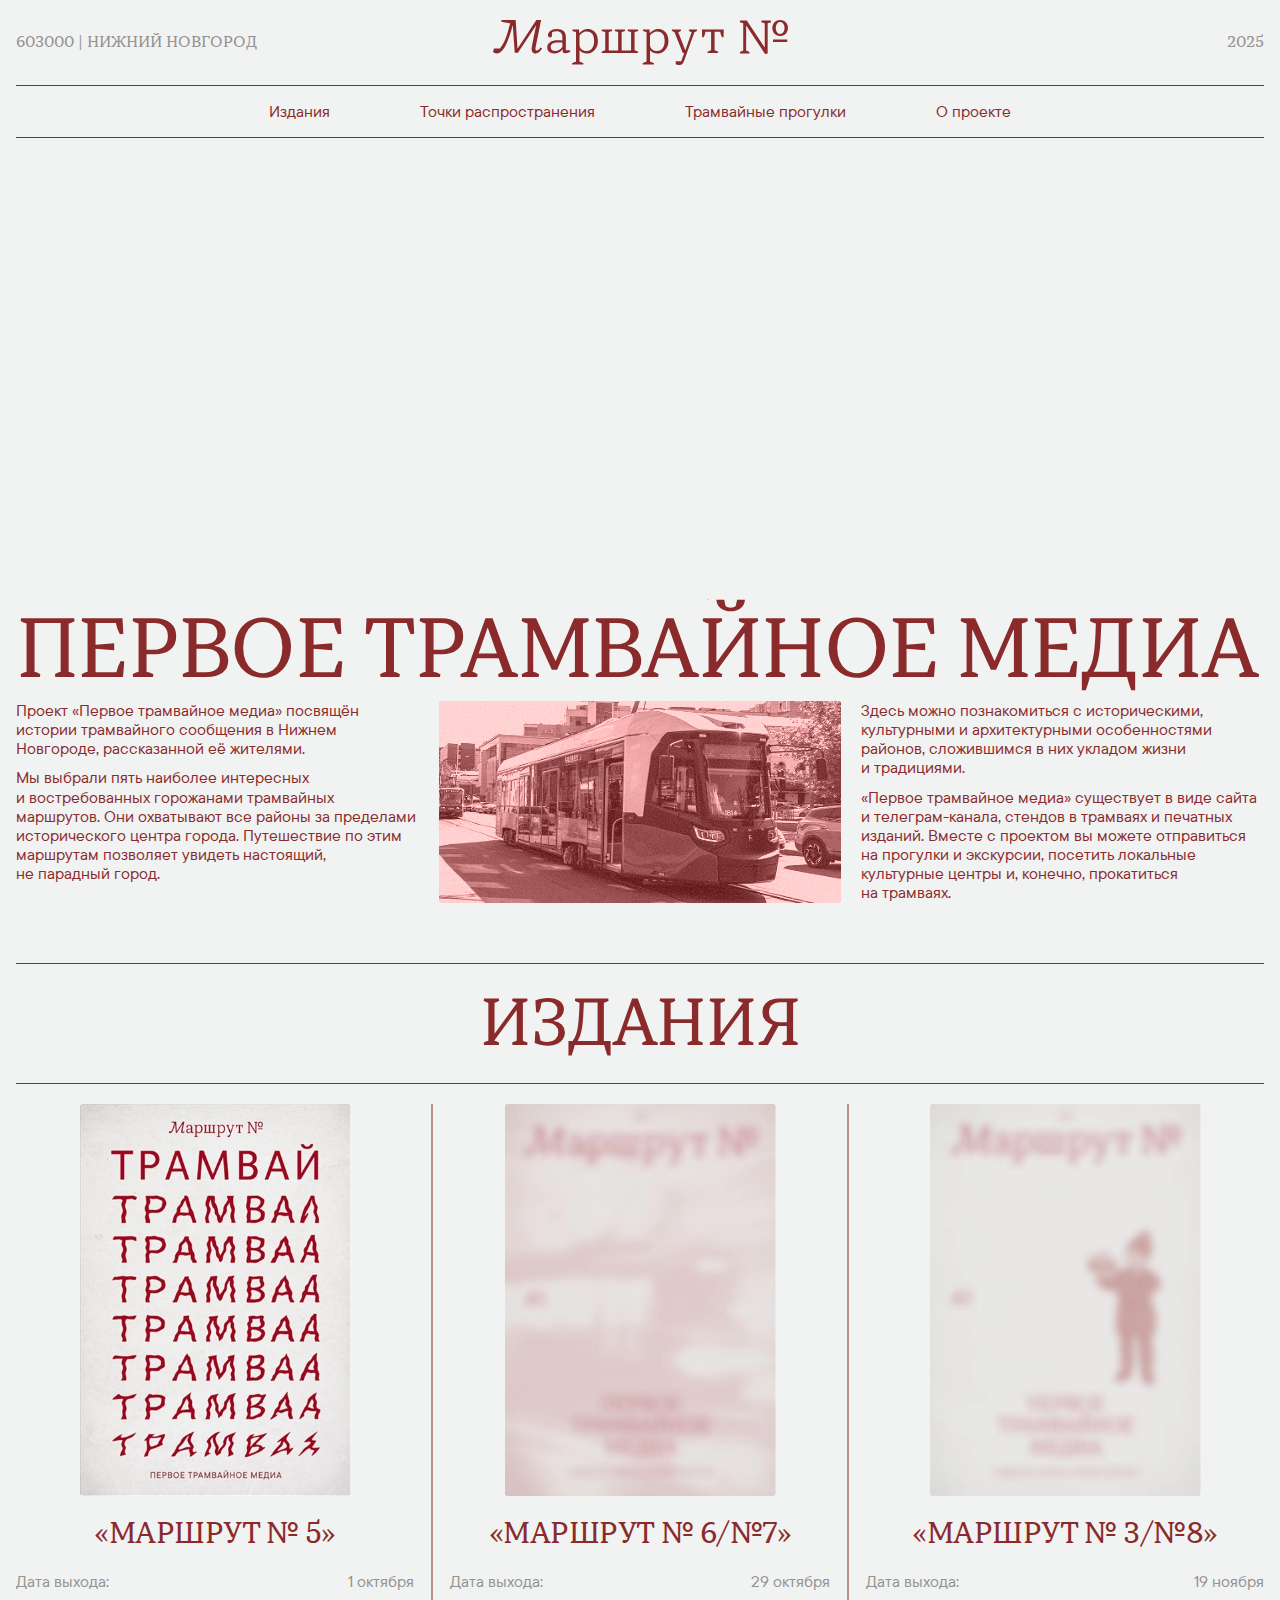
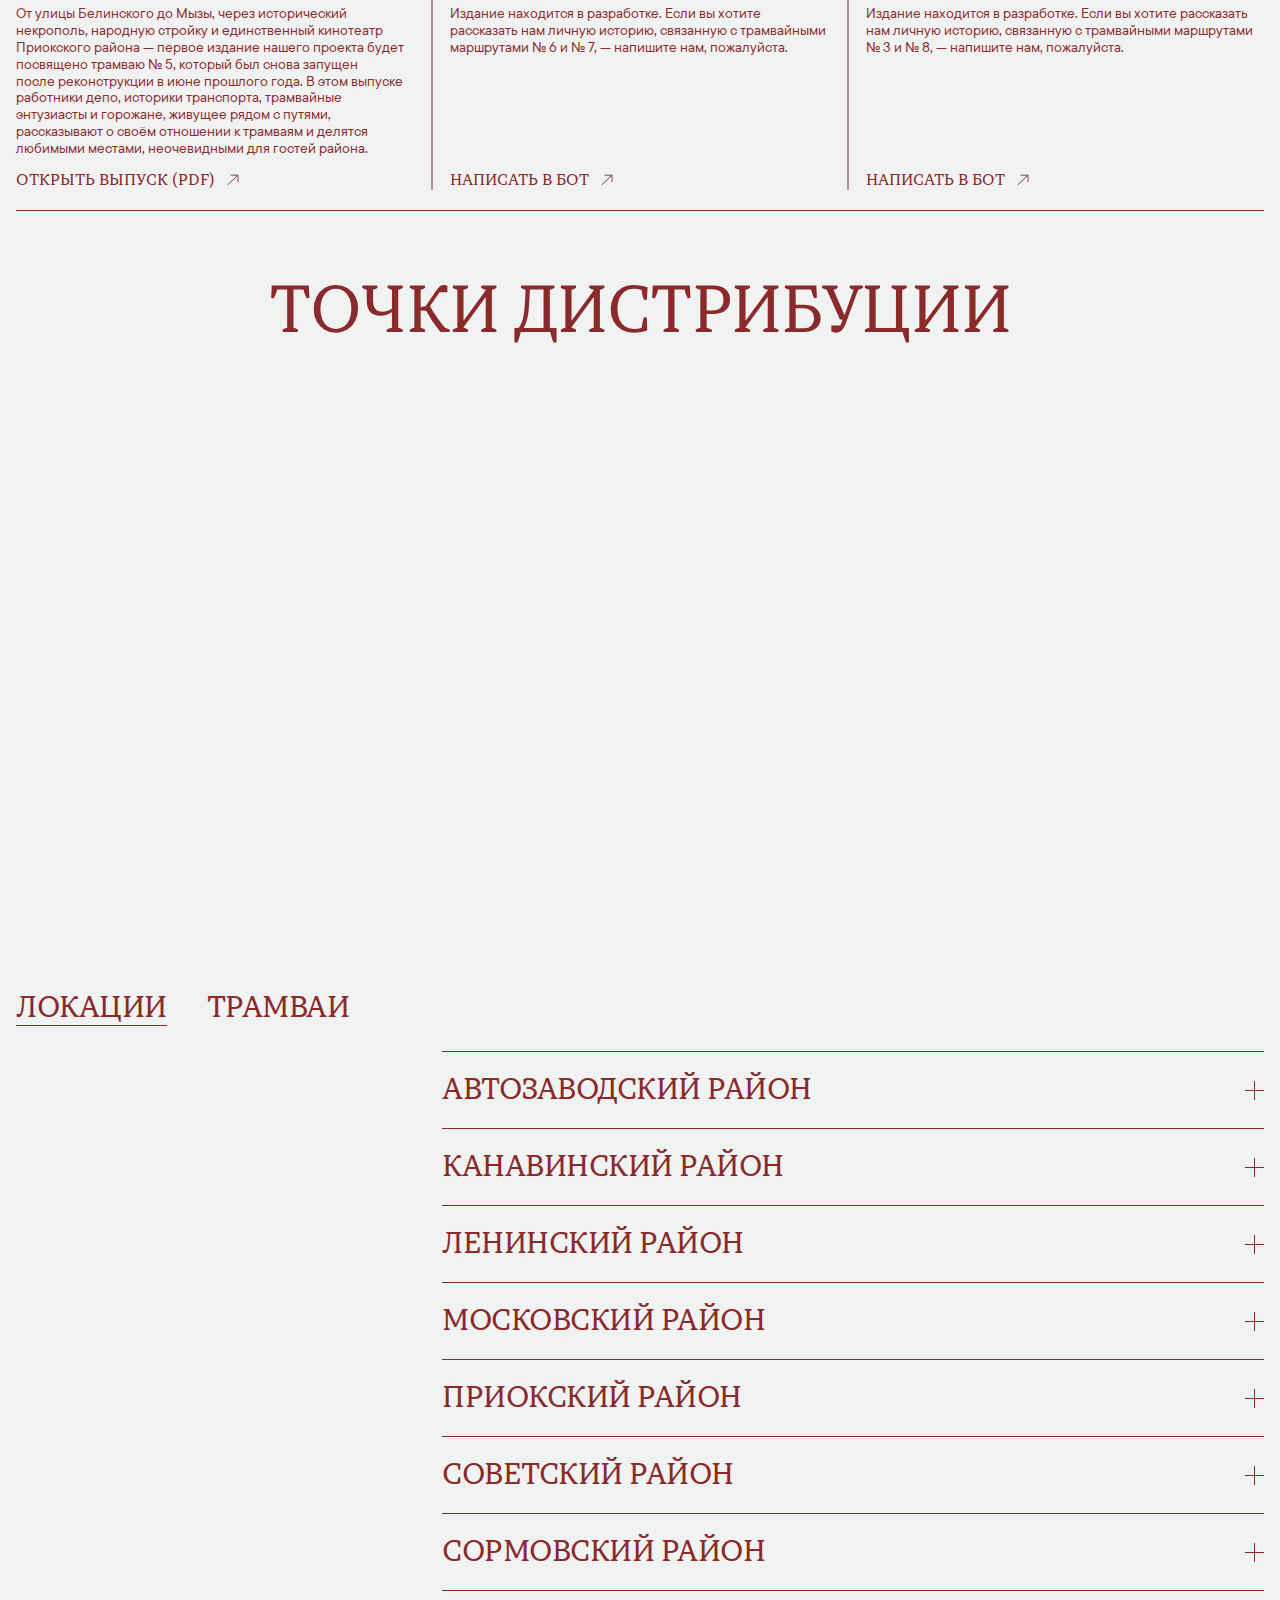
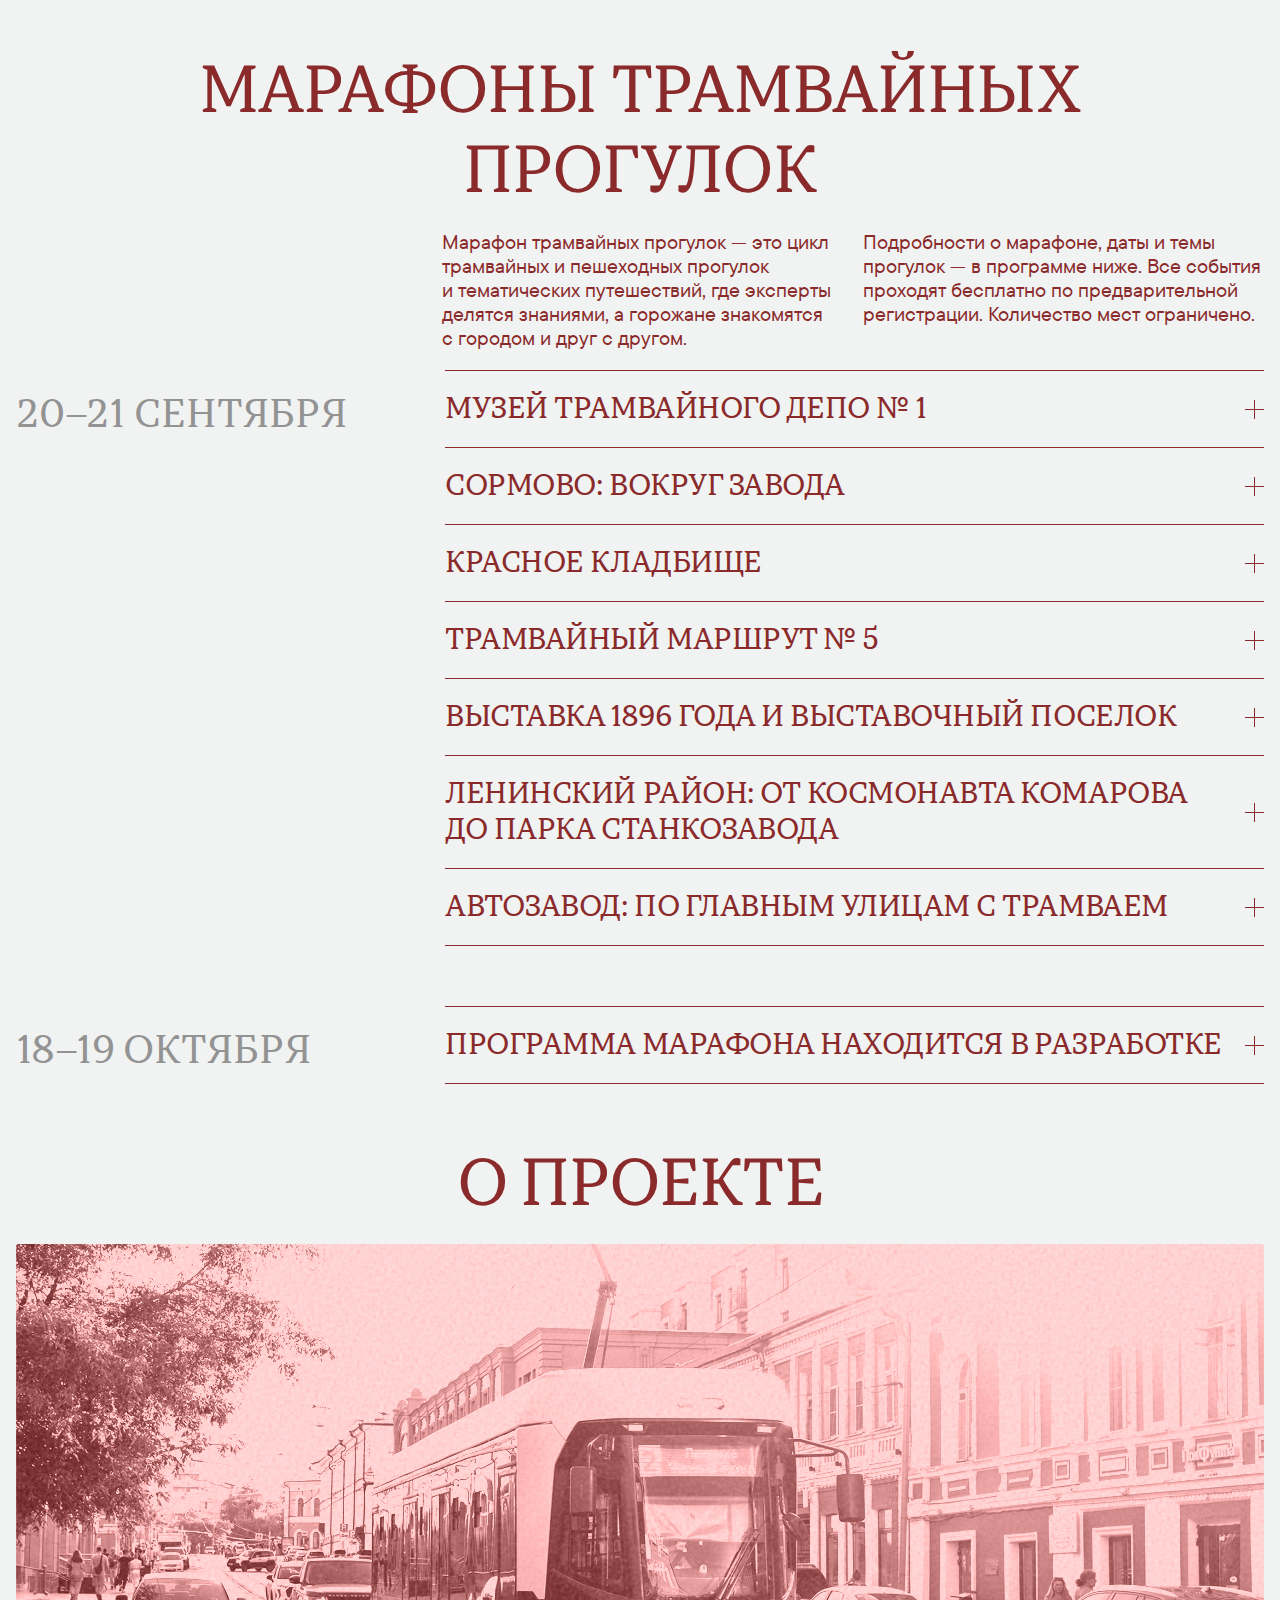
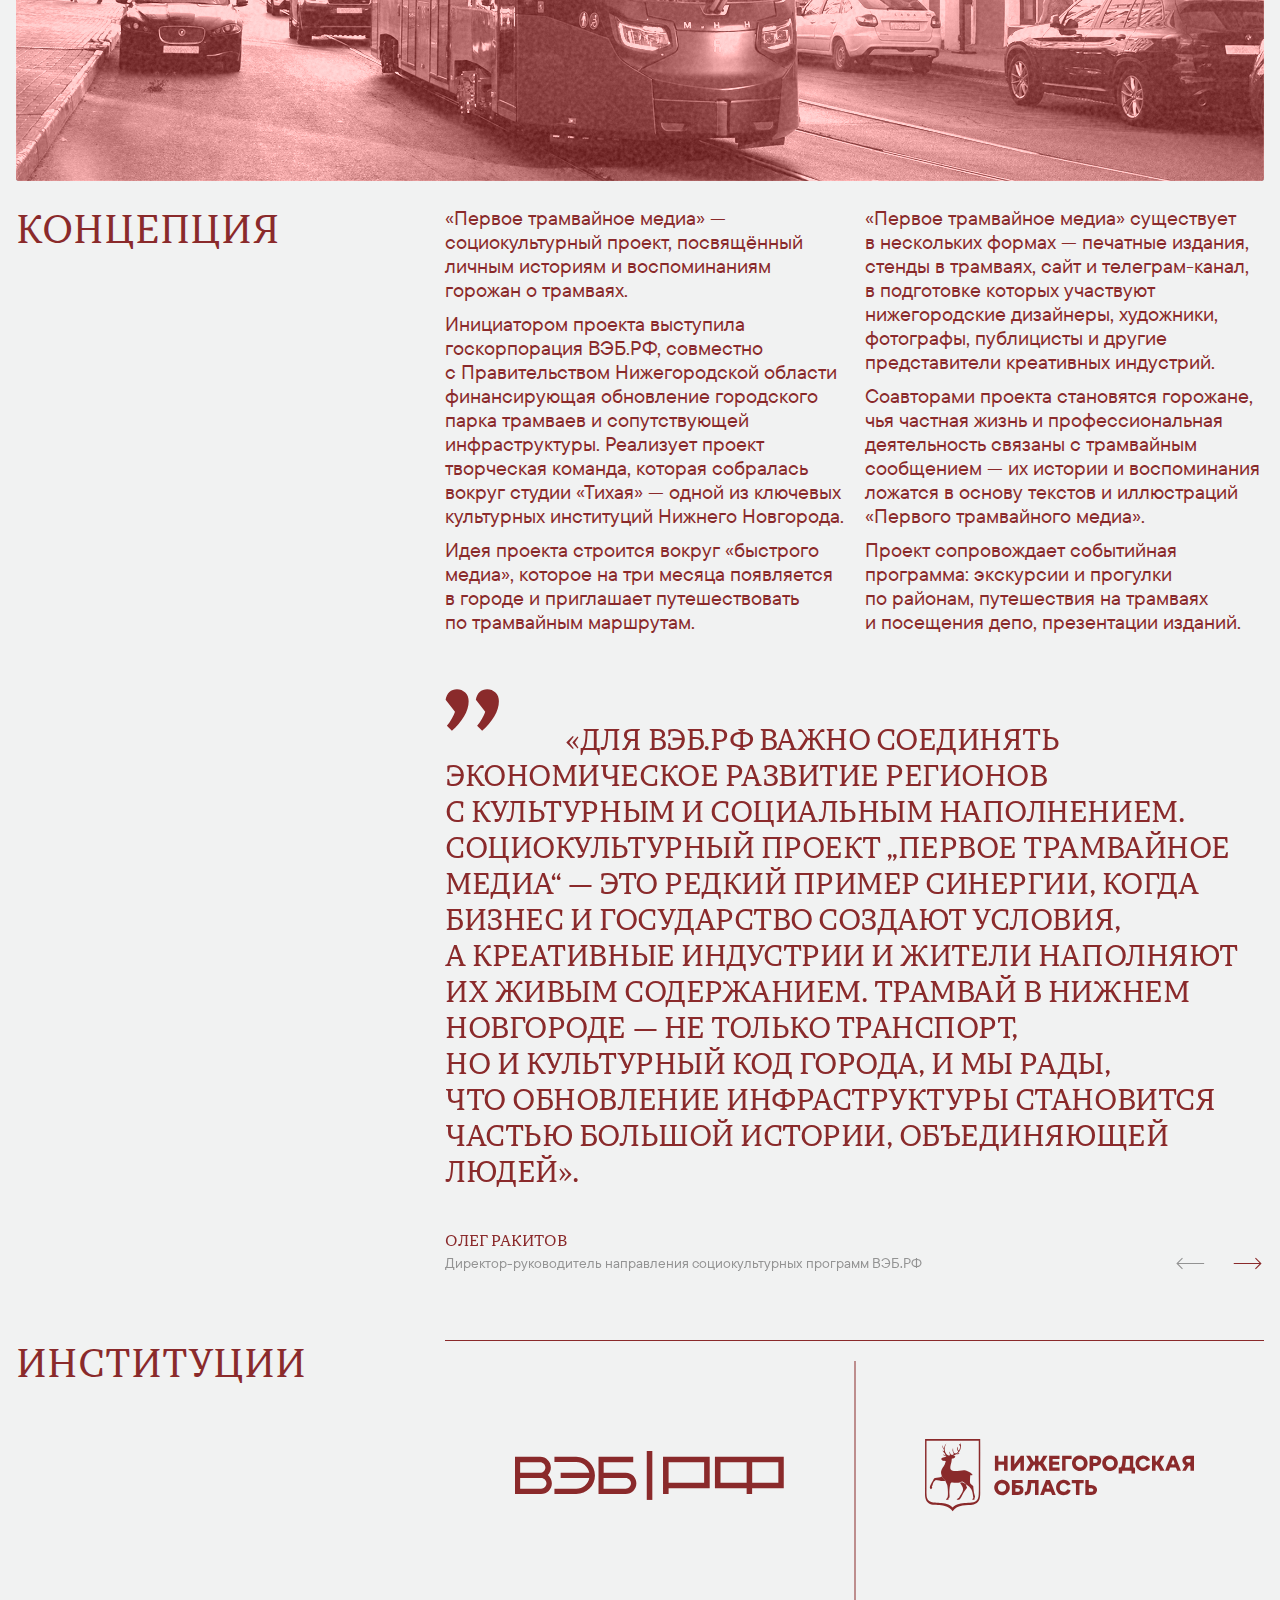
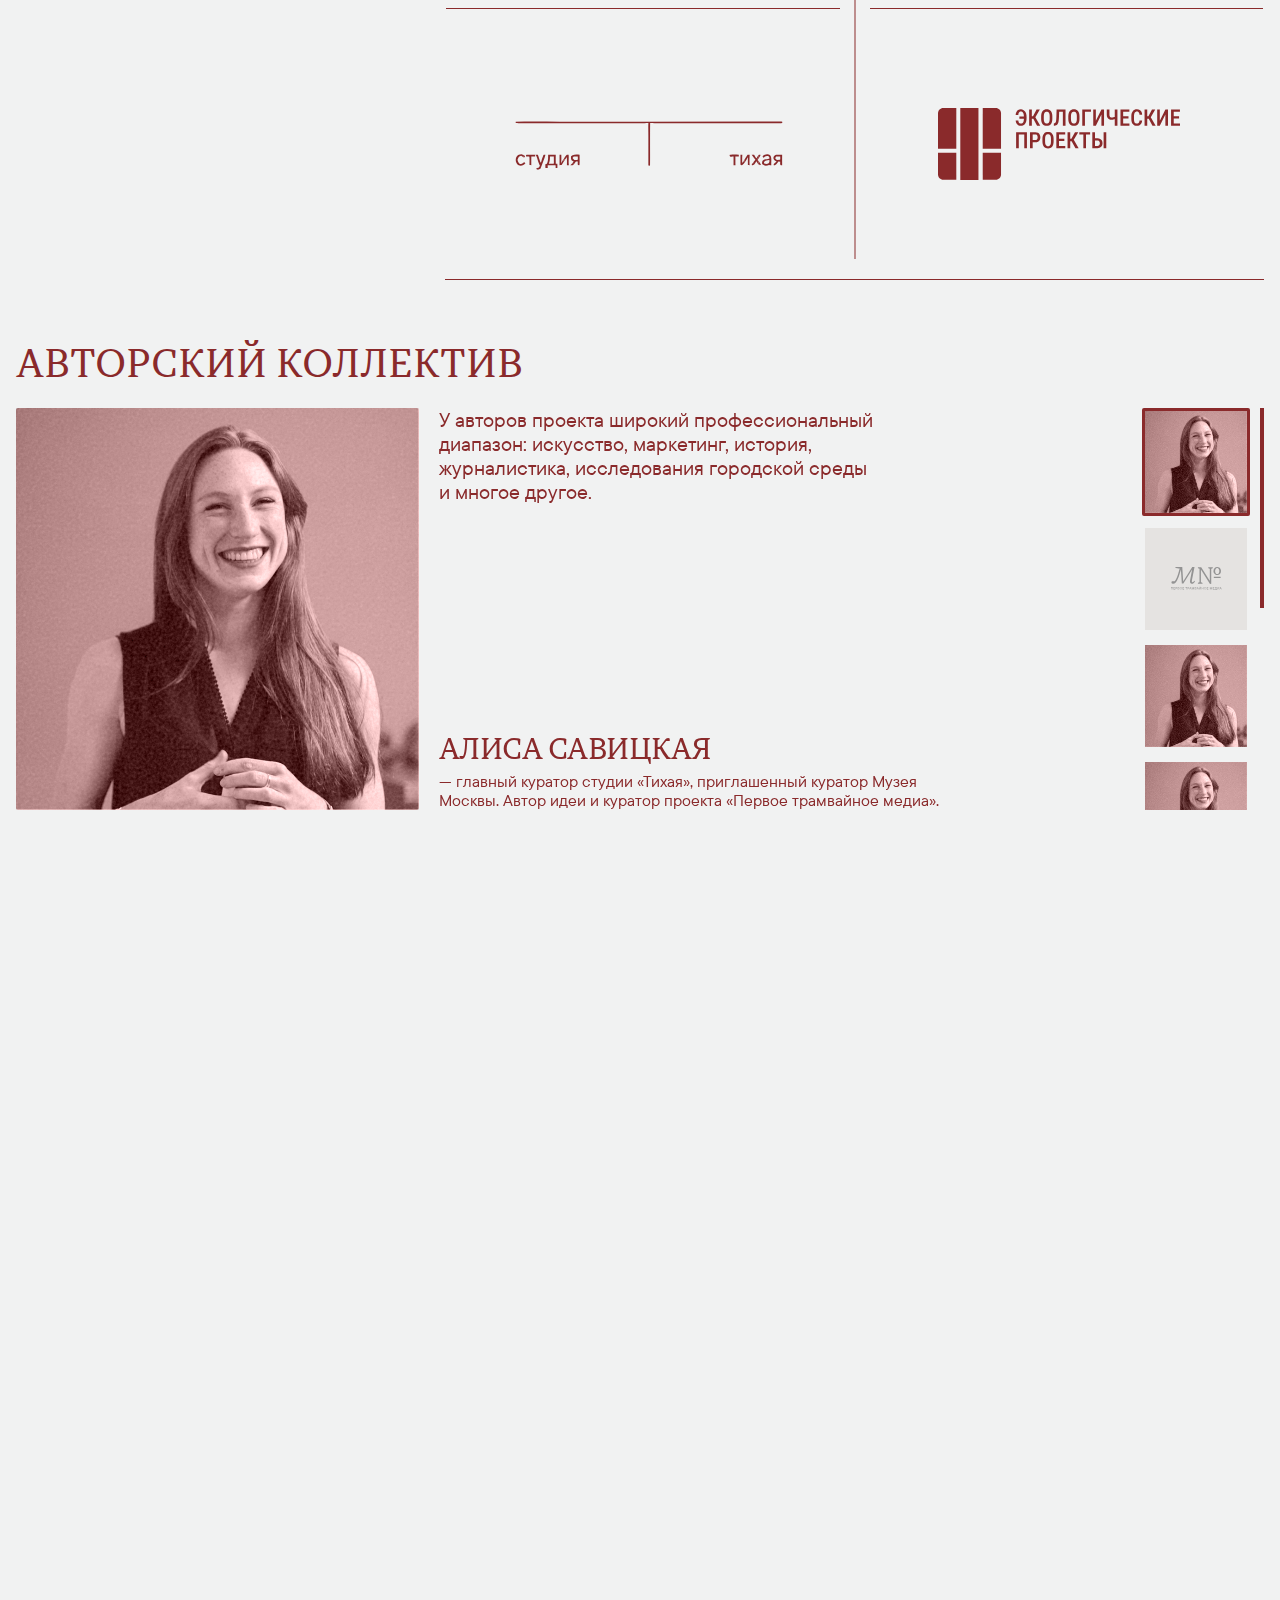
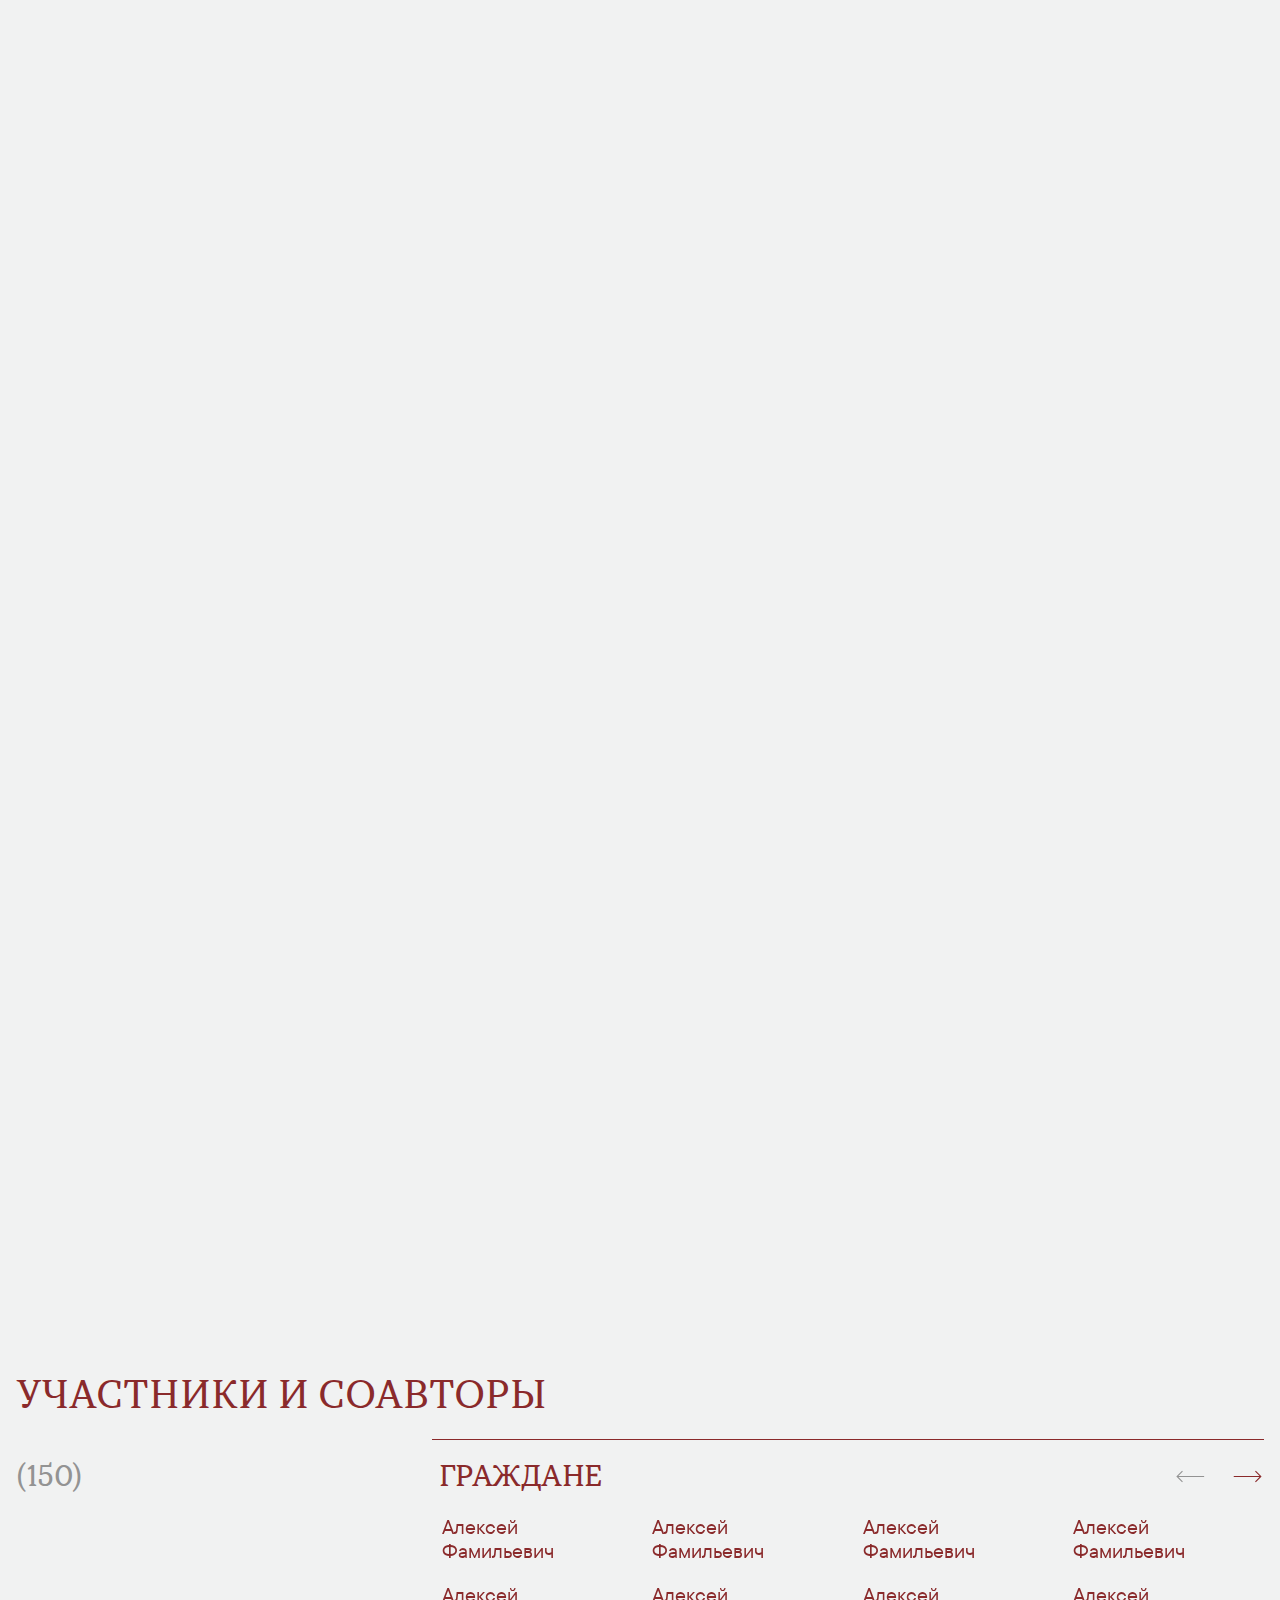
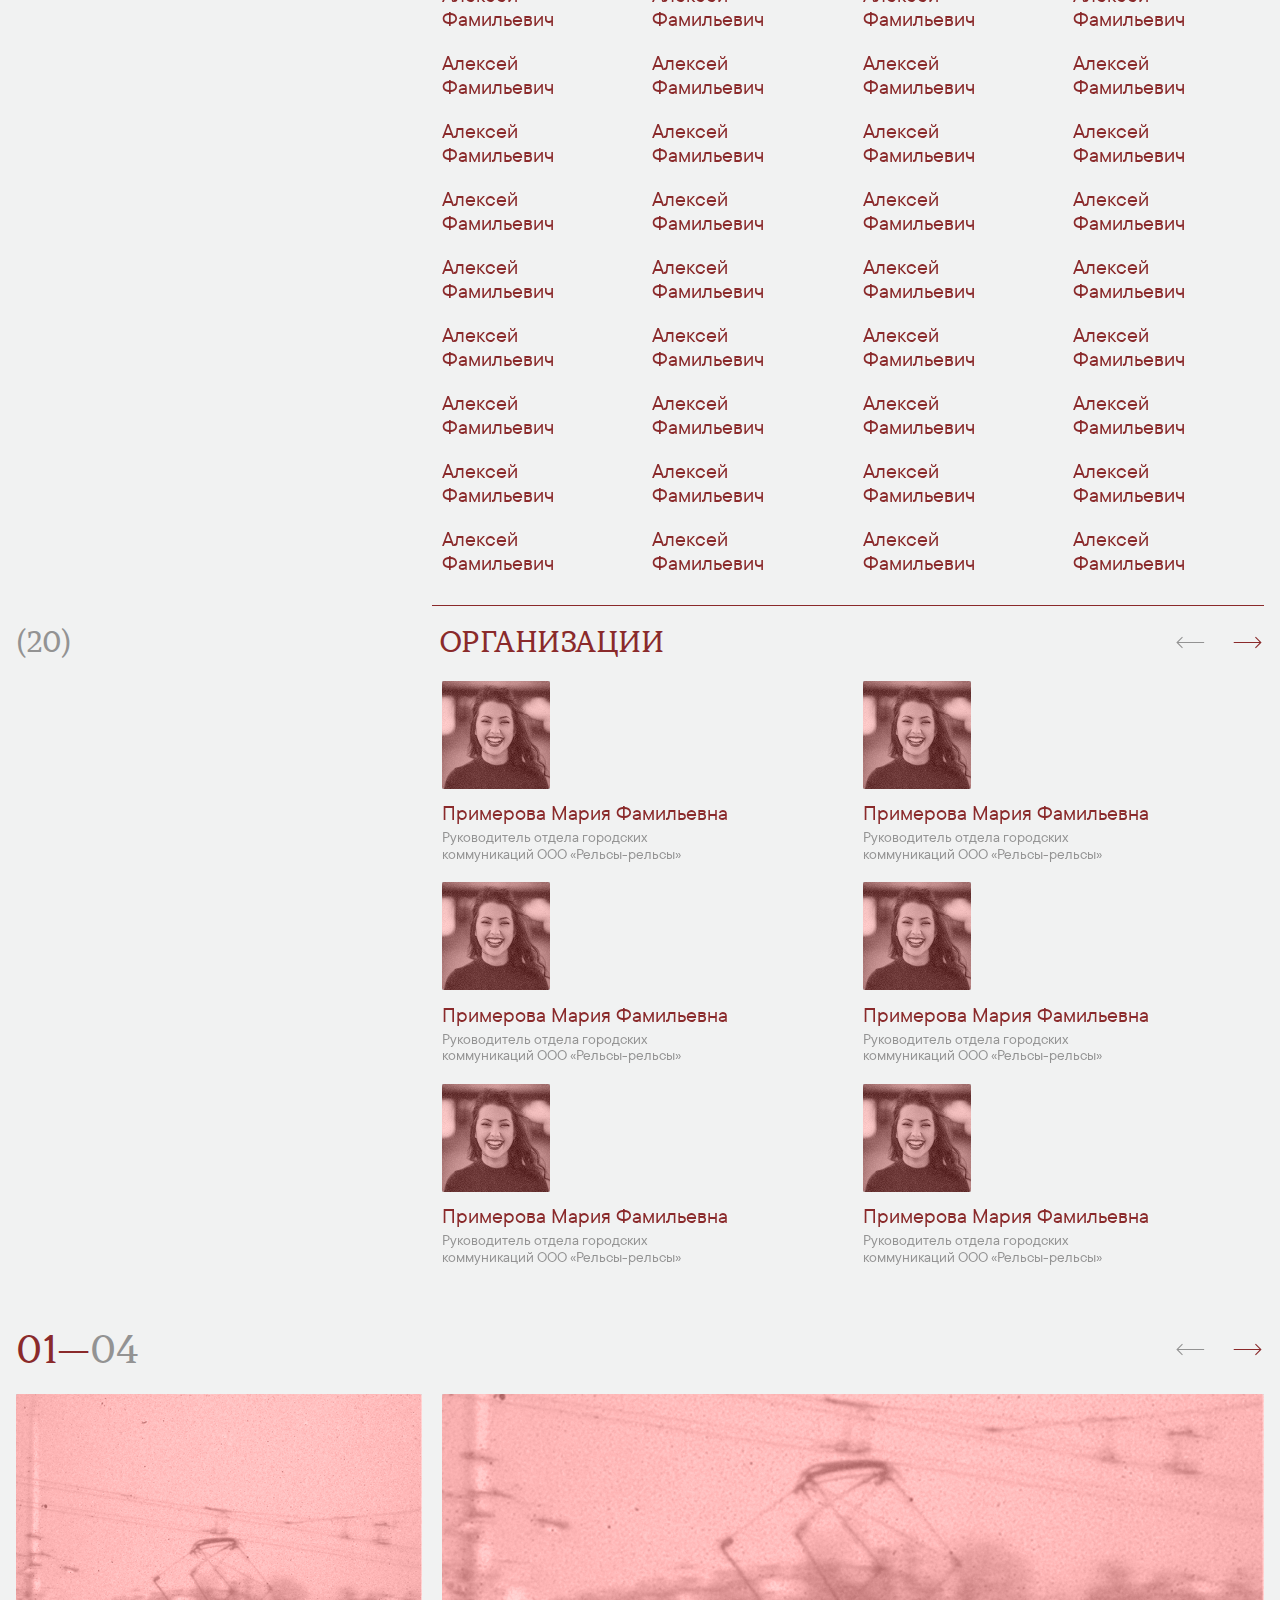
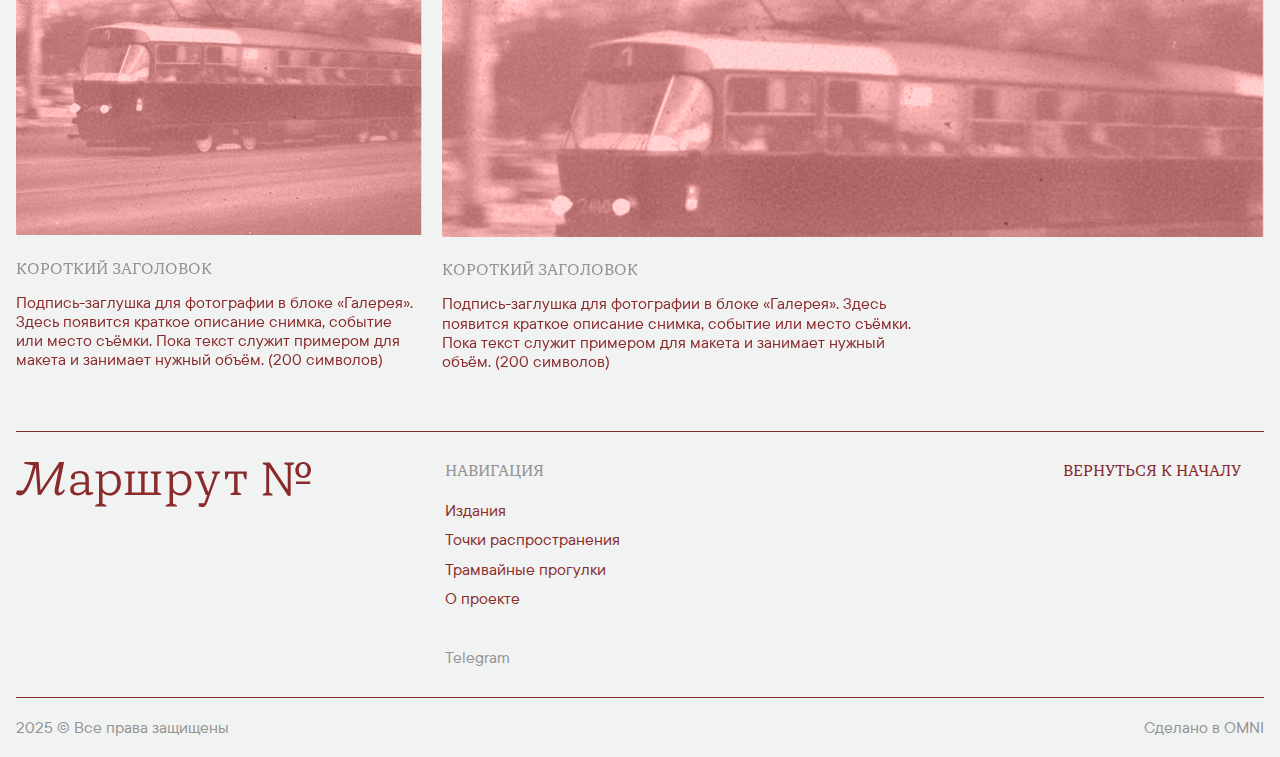
<file: trammedia/index.html>
<!DOCTYPE html>
<html lang="ru">

    <head>
    <meta charset="UTF-8">
    <meta http-equiv="X-UA-Compatible" content="IE=edge">
    <meta name="format-detection" content="telephone=no">
    <meta name="viewport" content="width=device-width, initial-scale=1">
    <link type="image/x-icon" rel="shortcut icon" href="img/favicon/favicon.ico">
    <link type="image/png" sizes="32x32" rel="icon" href="img/favicon/favicon-32x32.png">
    <link type="image/png" sizes="192x192" rel="icon" href="img/favicon/android-icon-192x192.png">
    <link type="image/svg+xml" sizes="any" rel="icon" href="img/favicon/favicon.svg">
    <link sizes="120x120" rel="apple-touch-icon" href="img/favicon/apple-icon-120x120.png">
    <link sizes="180x180" rel="apple-touch-icon" href="img/favicon/apple-icon-180x180.png">
    <meta name="msapplication-TileImage" content="img/favicon/ms-icon-144x144.png">
    <meta name="theme-color" content="#ffffff">
    <link rel="preload" href="fonts/TT-Commons-Pro.woff2" as="font" type="font/woff2" crossorigin> 
    <link href="css/style.min.css" type="text/css" rel="stylesheet">
    <title>Главная</title>
</head>

    <body>
        <div class="wrap animate">
            <!--header-->
<header class="header fixed-block">
    <div class="container header__container">
        <div class="header__inner">
            <div class="header__top">
                <div class="header__left">
                    <p>603000 | Нижний Новгород</p>
                </div>
                <div class="header__center">
                    <div class="header__logo">
                        <img src="img/svg/logo.svg" alt>
                    </div>
                </div>
                <div class="header__right">
                    <p>2025</p>
                </div>
                <div class="icon-menu" aria-expanded="false" aria-label="Открыть меню">
                    <span style="--idx: 1"></span>
                    <span style="--idx: 2"></span>
                    <span style="--idx: 3"></span>
                    <span style="--idx: 4"></span>
                    <span style="--idx: 5"></span>
                </div>
            </div>
            <div class="header__bottom">
                <div class="container">
                    <nav class="header__nav">
                        <p class="header__nav-title">Навигация</p>
                        <ul>
                            <li style="--item-i: 0"><a class="js-anchor" href="#">Издания</a></li>
                            <li style="--item-i: 1"><a class="js-anchor" href="#">Точки распространения</a></li>
                            <li style="--item-i: 2"><a class="js-anchor" href="#marathon">Трамвайные прогулки</a></li>
                            <li style="--item-i: 3"><a class="js-anchor" href="#about">О проекте</a></li>
                        </ul>
                    </nav>
                    <div class="header__soc">
                        <a href="#" target="_blank">Telegram</a>
                    </div>
                </div>
            </div>
        </div>
    </div>
</header>
            <!--main-->
            <main class="main">
                <!--intro-->
                <section class="section intro">
                    <div class="container">
                        <div class="intro__path" data-animation="path-anim">
                            <svg class=" mob-hidden" xmlns="http://www.w3.org/2000/svg" viewBox="0 0 1522 385" fill="none" preserveAspectRatio="none">
                                <line x1="0.895763" y1="324.511" x2="1520.9" y2="0.510973" />
                                <line x1="1.08902" y1="33.508" x2="1521.09" y2="308.508" />
                                <line x1="1.17599" y1="67.532" x2="844.176" y2="384.532" />
                            </svg>
                            <svg class="desktop-hidden" xmlns="http://www.w3.org/2000/svg" viewBox="0 0 344 232" fill="none" preserveAspectRatio="none">
                                <line x1="0.800784" y1="149.541" x2="343.801" y2="0.541397" />
                                <line x1="1.16563" y1="17.4579" x2="343.166" y2="137.528" />
                                <line x1="1.25005" y1="41.567" x2="330.25" y2="231.567" />
                            </svg>
                        </div>

                        <h1 class="h1">Первое трамвайное <u>медиа</u></h1>
                        <div class="intro__row">
                            <div class="page-content">
                                <p>Проект «Первое трамвайное медиа» посвящён истории трамвайного сообщения в&nbsp;Нижнем Новгороде, рассказанной её&nbsp;жителями.</p>
                                <p>Мы&nbsp;выбрали пять наиболее интересных и&nbsp;востребованных горожанами трамвайных маршрутов. Они&nbsp;охватывают все&nbsp;районы
                                    за&nbsp;пределами исторического центра города. Путешествие по&nbsp;этим маршрутам позволяет увидеть настоящий, не&nbsp;парадный город.</p>
                            </div>
                            <div class="img">
                                <picture><source srcset="img/content/intro.webp" type="image/webp"><img src="img/content/intro.jpg" alt></picture>
                            </div>
                            <div class="page-content">
                                <p>Здесь можно познакомиться с&nbsp;историческими, культурными и&nbsp;архитектурными особенностями районов, сложившимся в&nbsp;них&nbsp;укладом
                                    жизни и&nbsp;традициями.</p>
                                <p>«Первое трамвайное медиа» существует в&nbsp;виде сайта и&nbsp;телеграм-канала, стендов в&nbsp;трамваях и&nbsp;печатных изданий. Вместе
                                    с&nbsp;проектом вы&nbsp;можете отправиться на&nbsp;прогулки и&nbsp;экскурсии, посетить локальные культурные центры и, конечно, прокатиться
                                    на&nbsp;трамваях.</p>
                            </div>
                        </div>
                    </div>
                </section>
                <!--editions-->
                <section class="section editions" id="editions">
                    <div class="container">
                        <div class="sec-top">
                            <h2>издания</h2>
                        </div>
                        <div class="editions__row">
                            <!--item-edition-->
                            <div class="item-edition">
                                <div class="item-edition__top">
                                    <div class="item-edition__img">
                                        <picture><source srcset="img/content/edition-1.webp" type="image/webp"><img src="img/content/edition-1.jpg" alt></picture>
                                    </div>
                                    <h4>«Маршрут №&nbsp;5»</h4>
                                </div>
                                <div class="item-edition__date">
                                    <span>Дата выхода:</span>
                                    <span>1 октября</span>
                                </div>
                                <div class="page-content">
                                    <p>От&nbsp;улицы Белинского до&nbsp;Мызы, через&nbsp;исторический некрополь, народную стройку и&nbsp;единственный кинотеатр Приокского
                                        района&nbsp;— первое издание нашего проекта будет посвящено трамваю №&nbsp;5, который был&nbsp;снова запущен после&nbsp;реконструкции
                                        в&nbsp;июне прошлого года. В&nbsp;этом выпуске работники депо, историки транспорта, трамвайные энтузиасты и&nbsp;горожане, живущее
                                        рядом с&nbsp;путями, рассказывают о&nbsp;своём отношении к&nbsp;трамваям и&nbsp;делятся любимыми местами, неочевидными для&nbsp;гостей
                                        района.</p>
                                </div>
                                <a href="#" class="btn text-btn" target="_blank">
                                    <span>Открыть выпуск (pdf)</span>
                                    <svg><use xlink:href="img/svg/sprite.svg#ext-link"></use></svg>
                                </a>
                            </div>
                            <!--item-edition-->
                            <div class="item-edition">
                                <div class="item-edition__top">
                                    <div class="item-edition__img">
                                        <picture><source srcset="img/content/edition-2.webp" type="image/webp"><img src="img/content/edition-2.jpg" alt></picture>
                                    </div>
                                    <h4>«Маршрут №&nbsp;6/№7»</h4>
                                </div>
                                <div class="item-edition__date">
                                    <span>Дата выхода:</span>
                                    <span>29 октября</span>
                                </div>
                                <div class="page-content">
                                    <p>Издание находится в разработке. Если вы хотите рассказать нам личную историю, связанную с трамвайными маршрутами № 6 и № 7, — напишите
                                        нам, пожалуйста.</p>
                                </div>
                                <a href="#" class="btn text-btn" target="_blank">
                                    <span>Написать в бот</span>
                                    <svg><use xlink:href="img/svg/sprite.svg#ext-link"></use></svg>
                                </a>
                            </div>
                            <!--item-edition-->
                            <div class="item-edition">
                                <div class="item-edition__top">
                                    <div class="item-edition__img">
                                        <picture><source srcset="img/content/edition-3.webp" type="image/webp"><img src="img/content/edition-3.jpg" alt></picture>
                                    </div>
                                    <h4>«Маршрут №&nbsp;3/№8»</h4>
                                </div>
                                <div class="item-edition__date">
                                    <span>Дата выхода:</span>
                                    <span>19 ноября</span>
                                </div>
                                <div class="page-content">
                                    <p>Издание находится в разработке. Если вы хотите рассказать нам личную историю, связанную с трамвайными маршрутами № 3 и № 8, — напишите
                                        нам, пожалуйста.</p>
                                </div>
                                <a href="#" class="btn text-btn" target="_blank">
                                    <span>Написать в бот</span>
                                    <svg><use xlink:href="img/svg/sprite.svg#ext-link"></use></svg>
                                </a>
                            </div>
                            <div class="editions__line"></div>
                        </div>
                    </div>
                </section>
                <!--map-sec-->
                <section class="section map-sec" id="map">
                    <div class="container">
                        <div class="sec-top">
                            <h2>Точки дистрибуции</h2>
                        </div>
                        <div class="map-sec__map">
                            <div class="map" id="loc-map"></div>
                        </div>
                        <div class="switch-block">
                            <div class="tabs">
                                <button class="h4 active" data-tab="loc">Локации</button>
                                <button class="h4" data-tab="tram">Трамваи</button>
                            </div>
                            <div class="map-sec__blocks">
                                <div class="map-sec__block active" data-block="loc">
                                    <div class="content-shift">
                                        <div class="map-sec__loc">
                                            <!--map-acc-->
<div class="accordion map-acc" aria-expanded="false">
    <div class="accordion__header" role="button" data-district-id="1">
        <h4>Автозаводский район</h4>
    </div>
    <div class="accordion__body" aria-hidden="true">
        <div class="accordion__content map-acc__content">
            <div class="map-acc__row">
                <div class="map-acc__info">
                    <h5>Нижегородский планетарий им.&nbsp;Г.&nbsp;М.&nbsp;Гречко</h5>
                    <p>Адрес: <span>ул. Революционная, д. 20</span></p>
                    <p>Режим работы: <span>Вт–Вс 10:00–20:00</span></p>
                </div>
                <div class="map-acc__info">
                    <h5>Центральная районная библиотека им.&nbsp;Ф.&nbsp;М.&nbsp;Достоевского</h5>
                    <p>Адрес: <span>ул. Гороховецкая, д. 18А</span></p>
                    <p>Режим работы: <span>Вт–Пт 9:30–19:00; Вс 9:30–17:00</span></p>
                </div>
                <div class="map-acc__info">
                    <h5>Название локации</h5>
                    <p>Адрес: <span>ул. Совнаркомовская, 13</span></p>
                    <p>Режим работы: <span>Пн–Пт 09:00–18:00</span></p>
                </div>
                <div class="map-acc__info">
                    <h5>Название локации</h5>
                    <p>Адрес: <span>ул. Совнаркомовская, 13</span></p>
                    <p>Режим работы: <span>Пн–Пт 09:00–18:00</span></p>
                </div>
            </div>
        </div>
    </div>
</div>
                                            <!--map-acc-->
<div class="accordion map-acc" aria-expanded="false">
    <div class="accordion__header" role="button" data-district-id="2">
        <h4>Канавинский район</h4>
    </div>
    <div class="accordion__body" aria-hidden="true">
        <div class="accordion__content map-acc__content">
            <div class="map-acc__row">
                <div class="map-acc__info">
                    <h5>Нижегородский планетарий им.&nbsp;Г.&nbsp;М.&nbsp;Гречко</h5>
                    <p>Адрес: <span>ул. Революционная, д. 20</span></p>
                    <p>Режим работы: <span>Вт–Вс 10:00–20:00</span></p>
                </div>
                <div class="map-acc__info">
                    <h5>Центральная районная библиотека им.&nbsp;Ф.&nbsp;М.&nbsp;Достоевского</h5>
                    <p>Адрес: <span>ул. Гороховецкая, д. 18А</span></p>
                    <p>Режим работы: <span>Вт–Пт 9:30–19:00; Вс 9:30–17:00</span></p>
                </div>
                <div class="map-acc__info">
                    <h5>Название локации</h5>
                    <p>Адрес: <span>ул. Совнаркомовская, 13</span></p>
                    <p>Режим работы: <span>Пн–Пт 09:00–18:00</span></p>
                </div>
                <div class="map-acc__info">
                    <h5>Название локации</h5>
                    <p>Адрес: <span>ул. Совнаркомовская, 13</span></p>
                    <p>Режим работы: <span>Пн–Пт 09:00–18:00</span></p>
                </div>
            </div>
        </div>
    </div>
</div>
                                            <!--map-acc-->
<div class="accordion map-acc" aria-expanded="false">
    <div class="accordion__header" role="button" data-district-id="3">
        <h4>Ленинский район</h4>
    </div>
    <div class="accordion__body" aria-hidden="true">
        <div class="accordion__content map-acc__content">
            <div class="map-acc__row">
                <div class="map-acc__info">
                    <h5>Нижегородский планетарий им.&nbsp;Г.&nbsp;М.&nbsp;Гречко</h5>
                    <p>Адрес: <span>ул. Революционная, д. 20</span></p>
                    <p>Режим работы: <span>Вт–Вс 10:00–20:00</span></p>
                </div>
                <div class="map-acc__info">
                    <h5>Центральная районная библиотека им.&nbsp;Ф.&nbsp;М.&nbsp;Достоевского</h5>
                    <p>Адрес: <span>ул. Гороховецкая, д. 18А</span></p>
                    <p>Режим работы: <span>Вт–Пт 9:30–19:00; Вс 9:30–17:00</span></p>
                </div>
                <div class="map-acc__info">
                    <h5>Название локации</h5>
                    <p>Адрес: <span>ул. Совнаркомовская, 13</span></p>
                    <p>Режим работы: <span>Пн–Пт 09:00–18:00</span></p>
                </div>
                <div class="map-acc__info">
                    <h5>Название локации</h5>
                    <p>Адрес: <span>ул. Совнаркомовская, 13</span></p>
                    <p>Режим работы: <span>Пн–Пт 09:00–18:00</span></p>
                </div>
            </div>
        </div>
    </div>
</div>
                                            <!--map-acc-->
<div class="accordion map-acc" aria-expanded="false">
    <div class="accordion__header" role="button" data-district-id="4">
        <h4>Московский район</h4>
    </div>
    <div class="accordion__body" aria-hidden="true">
        <div class="accordion__content map-acc__content">
            <div class="map-acc__row">
                <div class="map-acc__info">
                    <h5>Нижегородский планетарий им.&nbsp;Г.&nbsp;М.&nbsp;Гречко</h5>
                    <p>Адрес: <span>ул. Революционная, д. 20</span></p>
                    <p>Режим работы: <span>Вт–Вс 10:00–20:00</span></p>
                </div>
                <div class="map-acc__info">
                    <h5>Центральная районная библиотека им.&nbsp;Ф.&nbsp;М.&nbsp;Достоевского</h5>
                    <p>Адрес: <span>ул. Гороховецкая, д. 18А</span></p>
                    <p>Режим работы: <span>Вт–Пт 9:30–19:00; Вс 9:30–17:00</span></p>
                </div>
                <div class="map-acc__info">
                    <h5>Название локации</h5>
                    <p>Адрес: <span>ул. Совнаркомовская, 13</span></p>
                    <p>Режим работы: <span>Пн–Пт 09:00–18:00</span></p>
                </div>
                <div class="map-acc__info">
                    <h5>Название локации</h5>
                    <p>Адрес: <span>ул. Совнаркомовская, 13</span></p>
                    <p>Режим работы: <span>Пн–Пт 09:00–18:00</span></p>
                </div>
            </div>
        </div>
    </div>
</div>
                                            <!--map-acc-->
<div class="accordion map-acc" aria-expanded="false">
    <div class="accordion__header" role="button" data-district-id="5">
        <h4>Приокский район</h4>
    </div>
    <div class="accordion__body" aria-hidden="true">
        <div class="accordion__content map-acc__content">
            <div class="map-acc__row">
                <div class="map-acc__info">
                    <h5>Нижегородский планетарий им.&nbsp;Г.&nbsp;М.&nbsp;Гречко</h5>
                    <p>Адрес: <span>ул. Революционная, д. 20</span></p>
                    <p>Режим работы: <span>Вт–Вс 10:00–20:00</span></p>
                </div>
                <div class="map-acc__info">
                    <h5>Центральная районная библиотека им.&nbsp;Ф.&nbsp;М.&nbsp;Достоевского</h5>
                    <p>Адрес: <span>ул. Гороховецкая, д. 18А</span></p>
                    <p>Режим работы: <span>Вт–Пт 9:30–19:00; Вс 9:30–17:00</span></p>
                </div>
                <div class="map-acc__info">
                    <h5>Название локации</h5>
                    <p>Адрес: <span>ул. Совнаркомовская, 13</span></p>
                    <p>Режим работы: <span>Пн–Пт 09:00–18:00</span></p>
                </div>
                <div class="map-acc__info">
                    <h5>Название локации</h5>
                    <p>Адрес: <span>ул. Совнаркомовская, 13</span></p>
                    <p>Режим работы: <span>Пн–Пт 09:00–18:00</span></p>
                </div>
            </div>
        </div>
    </div>
</div>
                                            <!--map-acc-->
<div class="accordion map-acc" aria-expanded="false">
    <div class="accordion__header" role="button" data-district-id="6">
        <h4>Советский район</h4>
    </div>
    <div class="accordion__body" aria-hidden="true">
        <div class="accordion__content map-acc__content">
            <div class="map-acc__row">
                <div class="map-acc__info">
                    <h5>Нижегородский планетарий им.&nbsp;Г.&nbsp;М.&nbsp;Гречко</h5>
                    <p>Адрес: <span>ул. Революционная, д. 20</span></p>
                    <p>Режим работы: <span>Вт–Вс 10:00–20:00</span></p>
                </div>
                <div class="map-acc__info">
                    <h5>Центральная районная библиотека им.&nbsp;Ф.&nbsp;М.&nbsp;Достоевского</h5>
                    <p>Адрес: <span>ул. Гороховецкая, д. 18А</span></p>
                    <p>Режим работы: <span>Вт–Пт 9:30–19:00; Вс 9:30–17:00</span></p>
                </div>
                <div class="map-acc__info">
                    <h5>Название локации</h5>
                    <p>Адрес: <span>ул. Совнаркомовская, 13</span></p>
                    <p>Режим работы: <span>Пн–Пт 09:00–18:00</span></p>
                </div>
                <div class="map-acc__info">
                    <h5>Название локации</h5>
                    <p>Адрес: <span>ул. Совнаркомовская, 13</span></p>
                    <p>Режим работы: <span>Пн–Пт 09:00–18:00</span></p>
                </div>
            </div>
        </div>
    </div>
</div>
                                            <!--map-acc-->
<div class="accordion map-acc" aria-expanded="false">
    <div class="accordion__header" role="button" data-district-id="7">
        <h4>Сормовский район</h4>
    </div>
    <div class="accordion__body" aria-hidden="true">
        <div class="accordion__content map-acc__content">
            <div class="map-acc__row">
                <div class="map-acc__info">
                    <h5>Нижегородский планетарий им.&nbsp;Г.&nbsp;М.&nbsp;Гречко</h5>
                    <p>Адрес: <span>ул. Революционная, д. 20</span></p>
                    <p>Режим работы: <span>Вт–Вс 10:00–20:00</span></p>
                </div>
                <div class="map-acc__info">
                    <h5>Центральная районная библиотека им.&nbsp;Ф.&nbsp;М.&nbsp;Достоевского</h5>
                    <p>Адрес: <span>ул. Гороховецкая, д. 18А</span></p>
                    <p>Режим работы: <span>Вт–Пт 9:30–19:00; Вс 9:30–17:00</span></p>
                </div>
                <div class="map-acc__info">
                    <h5>Название локации</h5>
                    <p>Адрес: <span>ул. Совнаркомовская, 13</span></p>
                    <p>Режим работы: <span>Пн–Пт 09:00–18:00</span></p>
                </div>
                <div class="map-acc__info">
                    <h5>Название локации</h5>
                    <p>Адрес: <span>ул. Совнаркомовская, 13</span></p>
                    <p>Режим работы: <span>Пн–Пт 09:00–18:00</span></p>
                </div>
            </div>
        </div>
    </div>
</div>
                                        </div>
                                    </div>
                                </div>
                                <div class="map-sec__block" data-block="tram">
                                    <div class="content-shift">
                                        <div class="map-sec__tram">
                                            <!--map-acc-->
<div class="accordion map-acc" aria-expanded="false">
    <div class="accordion__header" role="button">
        <h4>Маршрут №5</h4>
    </div>
    <div class="accordion__body" aria-hidden="true">
        <div class="accordion__content map-acc__content">
            <div class="map-acc__row">
                <div class="map-acc__info">
                    <p>Кольцевой маршрут: <span>Тоннель Московского вокзала</span></p>
                    <p>Интервал: <span>Каждые 15 минут, c 12:17 до 16:09</span></p>
                </div>
            </div>
            <a class="btn text-btn" href="https://yandex.ru/maps/47/nizhny-novgorod/routes/tramway_5/796d617073626d313a2f2f7472616e7369742f6c696e653f69643d32303037333835343833266c6c3d34332e39373135323925324335362e323730343639266e616d653d3526723d3630303026747970653d7472616d776179/?ll=43.989508%2C56.282062&tab=stops&z=13.65" target="_blank">
                <span>Подробнее</span>
                <svg><use xlink:href="img/svg/sprite.svg#ext-link"></use></svg>
            </a>
        </div>
    </div>
</div>
                                            <!--map-acc-->
<div class="accordion map-acc" aria-expanded="false">
    <div class="accordion__header" role="button">
        <h4>Маршрут №6</h4>
    </div>
    <div class="accordion__body" aria-hidden="true">
        <div class="accordion__content map-acc__content">
            <div class="map-acc__row">
                <div class="map-acc__info">
                    <p>Кольцевой маршрут: <span>Тоннель Московского вокзала</span></p>
                    <p>Интервал: <span>Каждые 15 минут, c 12:17 до 16:09</span></p>
                </div>
            </div>
            <a class="btn text-btn" href="https://yandex.ru/maps/47/nizhny-novgorod/routes/tramway_6/796d617073626d313a2f2f7472616e7369742f6c696e653f69643d32303037333834393035266c6c3d34332e38383737383425324335362e333234333638266e616d653d3626723d3630303026747970653d7472616d776179/?ll=43.893240%2C56.336661&tab=stops&z=13.65" target="_blank">
                <span>Подробнее</span>
                <svg><use xlink:href="img/svg/sprite.svg#ext-link"></use></svg>
            </a>
        </div>
    </div>
</div>
                                            <!--map-acc-->
<div class="accordion map-acc" aria-expanded="false">
    <div class="accordion__header" role="button">
        <h4>Маршрут №7</h4>
    </div>
    <div class="accordion__body" aria-hidden="true">
        <div class="accordion__content map-acc__content">
            <div class="map-acc__row">
                <div class="map-acc__info">
                    <p>Кольцевой маршрут: <span>Тоннель Московского вокзала</span></p>
                    <p>Интервал: <span>Каждые 15 минут, c 12:17 до 16:09</span></p>
                </div>
            </div>
            <a class="btn text-btn" href="https://yandex.ru/maps/47/nizhny-novgorod/routes/tramway_7/796d617073626d313a2f2f7472616e7369742f6c696e653f69643d32303037333835353136266c6c3d34332e38383737383425324335362e333234333638266e616d653d3726723d3630303026747970653d7472616d776179/?ll=43.885937%2C56.337931&tab=stops&z=13.65" target="_blank">
                <span>Подробнее</span>
                <svg><use xlink:href="img/svg/sprite.svg#ext-link"></use></svg>
            </a>
        </div>
    </div>
</div>
                                            <!--map-acc-->
<div class="accordion map-acc" aria-expanded="false">
    <div class="accordion__header" role="button">
        <h4>Маршрут №3</h4>
    </div>
    <div class="accordion__body" aria-hidden="true">
        <div class="accordion__content map-acc__content">
            <div class="map-acc__row">
                <div class="map-acc__info">
                    <p>Кольцевой маршрут: <span>Тоннель Московского вокзала</span></p>
                    <p>Интервал: <span>Каждые 15 минут, c 12:17 до 16:09</span></p>
                </div>
            </div>
            <a class="btn text-btn" href="https://yandex.ru/maps/47/nizhny-novgorod/routes/tramway_3/796d617073626d313a2f2f7472616e7369742f6c696e653f69643d32303037333835343838266c6c3d34332e39323239393525324335362e323730343639266e616d653d3326723d3630303026747970653d7472616d776179/?ll=43.933688%2C56.292660&tab=stops&z=13.65" target="_blank">
                <span>Подробнее</span>
                <svg><use xlink:href="img/svg/sprite.svg#ext-link"></use></svg>
            </a>
        </div>
    </div>
</div>
                                            <!--map-acc-->
<div class="accordion map-acc" aria-expanded="false">
    <div class="accordion__header" role="button">
        <h4>Маршрут №8</h4>
    </div>
    <div class="accordion__body" aria-hidden="true">
        <div class="accordion__content map-acc__content">
            <div class="map-acc__row">
                <div class="map-acc__info">
                    <p>Кольцевой маршрут: <span>Тоннель Московского вокзала</span></p>
                    <p>Интервал: <span>Каждые 15 минут, c 12:17 до 16:09</span></p>
                </div>
            </div>
            <a class="btn text-btn" href="https://yandex.ru/maps/47/nizhny-novgorod/routes/tramway_8/796d617073626d313a2f2f7472616e7369742f6c696e653f69643d32303037333834393531266c6c3d34332e38343335383025324335362e323433353230266e616d653d3826723d3630303026747970653d7472616d776179/?ll=43.869594%2C56.247884&tab=stops&z=13.65" target="_blank">
                <span>Подробнее</span>
                <svg><use xlink:href="img/svg/sprite.svg#ext-link"></use></svg>
            </a>
        </div>
    </div>
</div>
                                        </div>
                                    </div>
                                </div>
                            </div>
                        </div>
                    </div>
                </section>
                <!--marathon-->
                <section class="section marathon" id="marathon">
                    <div class="container">
                        <div class="sec-top">
                            <h2>Марафоны трамвайных <u>прогулок</u></h2>
                        </div>
                        <div class="page-content content-shift marathon__content">
                            <p>Марафон трамвайных прогулок&nbsp;— это&nbsp;цикл трамвайных и&nbsp;пешеходных прогулок и&nbsp;тематических путешествий, где&nbsp;эксперты
                                делятся знаниями, а&nbsp;горожане знакомятся с&nbsp;городом и&nbsp;друг с&nbsp;другом.</p>
                            <p>Подробности о&nbsp;марафоне, даты и&nbsp;темы прогулок&nbsp;— в&nbsp;программе ниже. Все&nbsp;события проходят бесплатно по&nbsp;предварительной
                                регистрации. Количество мест ограничено.</p>
                        </div>
                        <div class="marathon__schedule">
                            <!--marathon__period-->
                            <div class="page-grid marathon__period">
                                <h3 class="marathon__date">20–21 сентября</h3>
                                <div class="marathon__events">
                                    <!--marathon-acc-->
<div class="accordion marathon-acc" aria-expanded="false">
    <div class="accordion__header" role="button">
        <h4>Музей Трамвайного депо&nbsp;№&nbsp;1</h4>
    </div>
    <div class="accordion__body" aria-hidden="true">
        <div class="accordion__content marathon-acc__content">
            <div class="marathon-acc__main">
                <p class="accent marathon-acc__date">20 сентября, 11:00</p>
                <div class="marathon-acc__place">
                    <p class="marathon-acc__place-lbl">Место встречи:</p>
                    <p>сквер напротив Музея истории завода «Красное&nbsp;Сормово», ул.&nbsp;Свободы, д.&nbsp;1</p>
                </div>
            </div>
            <div class="page-content">
                <p>Сормово известно своим судостроительным производством и&nbsp;самобытной архитектурой конца XIX&nbsp;— середины XX
                    века.
                    Мы&nbsp;прогуляемся по&nbsp;улицам района, сравним их&nbsp;современный облик с&nbsp;архивными фотографиями,
                    заглянем
                    в&nbsp;паровозное
                    депо и&nbsp;узнаем о&nbsp;том, как&nbsp;трамвай соединил исторический центр Нижнего Новгорода с&nbsp;промышленными
                    районами.</p>
            </div>
            <a href="#" class="btn main-btn" target="_blank">
                <span>Зарегистрироваться</span>
                <svg><use xlink:href="img/svg/sprite.svg#ext-link"></use></svg>
            </a>
            <div class="marathon-acc__info">
                <p class="marathon-acc__author"><span class="accent">Автор прогулки:</span>Дима Четыре</p>
                <p>— нижегородец и городской фотограф, автор проекта Progulkah и редактор канала «Нижегородский листок»</p>
            </div>
        </div>
    </div>
</div>
                                    <!--marathon-acc-->
<div class="accordion marathon-acc" aria-expanded="false">
    <div class="accordion__header" role="button">
        <h4>Сормово: вокруг завода</h4>
    </div>
    <div class="accordion__body" aria-hidden="true">
        <div class="accordion__content marathon-acc__content">
            <div class="marathon-acc__main">
                <p class="accent marathon-acc__date">20 сентября, 11:00</p>
                <div class="marathon-acc__place">
                    <p class="marathon-acc__place-lbl">Место встречи:</p>
                    <p>сквер напротив Музея истории завода «Красное&nbsp;Сормово», ул.&nbsp;Свободы, д.&nbsp;1</p>
                </div>
            </div>
            <div class="page-content">
                <p>Сормово известно своим судостроительным производством и&nbsp;самобытной архитектурой конца XIX&nbsp;— середины XX
                    века.
                    Мы&nbsp;прогуляемся по&nbsp;улицам района, сравним их&nbsp;современный облик с&nbsp;архивными фотографиями,
                    заглянем
                    в&nbsp;паровозное
                    депо и&nbsp;узнаем о&nbsp;том, как&nbsp;трамвай соединил исторический центр Нижнего Новгорода с&nbsp;промышленными
                    районами.</p>
            </div>
            <a href="#" class="btn main-btn" target="_blank">
                <span>Зарегистрироваться</span>
                <svg><use xlink:href="img/svg/sprite.svg#ext-link"></use></svg>
            </a>
            <div class="marathon-acc__info">
                <p class="marathon-acc__author"><span class="accent">Автор прогулки:</span>Дима Четыре</p>
                <p>— нижегородец и городской фотограф, автор проекта Progulkah и редактор канала «Нижегородский листок»</p>
            </div>
        </div>
    </div>
</div>
                                    <!--marathon-acc-->
<div class="accordion marathon-acc" aria-expanded="false">
    <div class="accordion__header" role="button">
        <h4>Красное кладбище</h4>
    </div>
    <div class="accordion__body" aria-hidden="true">
        <div class="accordion__content marathon-acc__content">
            <div class="marathon-acc__main">
                <p class="accent marathon-acc__date">20 сентября, 11:00</p>
                <div class="marathon-acc__place">
                    <p class="marathon-acc__place-lbl">Место встречи:</p>
                    <p>сквер напротив Музея истории завода «Красное&nbsp;Сормово», ул.&nbsp;Свободы, д.&nbsp;1</p>
                </div>
            </div>
            <div class="page-content">
                <p>Сормово известно своим судостроительным производством и&nbsp;самобытной архитектурой конца XIX&nbsp;— середины XX
                    века.
                    Мы&nbsp;прогуляемся по&nbsp;улицам района, сравним их&nbsp;современный облик с&nbsp;архивными фотографиями,
                    заглянем
                    в&nbsp;паровозное
                    депо и&nbsp;узнаем о&nbsp;том, как&nbsp;трамвай соединил исторический центр Нижнего Новгорода с&nbsp;промышленными
                    районами.</p>
            </div>
            <a href="#" class="btn main-btn" target="_blank">
                <span>Зарегистрироваться</span>
                <svg><use xlink:href="img/svg/sprite.svg#ext-link"></use></svg>
            </a>
            <div class="marathon-acc__info">
                <p class="marathon-acc__author"><span class="accent">Автор прогулки:</span>Дима Четыре</p>
                <p>— нижегородец и городской фотограф, автор проекта Progulkah и редактор канала «Нижегородский листок»</p>
            </div>
        </div>
    </div>
</div>
                                    <!--marathon-acc-->
<div class="accordion marathon-acc" aria-expanded="false">
    <div class="accordion__header" role="button">
        <h4>Трамвайный маршрут №&nbsp;5</h4>
    </div>
    <div class="accordion__body" aria-hidden="true">
        <div class="accordion__content marathon-acc__content">
            <div class="marathon-acc__main">
                <p class="accent marathon-acc__date">20 сентября, 11:00</p>
                <div class="marathon-acc__place">
                    <p class="marathon-acc__place-lbl">Место встречи:</p>
                    <p>сквер напротив Музея истории завода «Красное&nbsp;Сормово», ул.&nbsp;Свободы, д.&nbsp;1</p>
                </div>
            </div>
            <div class="page-content">
                <p>Сормово известно своим судостроительным производством и&nbsp;самобытной архитектурой конца XIX&nbsp;— середины XX
                    века.
                    Мы&nbsp;прогуляемся по&nbsp;улицам района, сравним их&nbsp;современный облик с&nbsp;архивными фотографиями,
                    заглянем
                    в&nbsp;паровозное
                    депо и&nbsp;узнаем о&nbsp;том, как&nbsp;трамвай соединил исторический центр Нижнего Новгорода с&nbsp;промышленными
                    районами.</p>
            </div>
            <a href="#" class="btn main-btn" target="_blank">
                <span>Зарегистрироваться</span>
                <svg><use xlink:href="img/svg/sprite.svg#ext-link"></use></svg>
            </a>
            <div class="marathon-acc__info">
                <p class="marathon-acc__author"><span class="accent">Автор прогулки:</span>Дима Четыре</p>
                <p>— нижегородец и городской фотограф, автор проекта Progulkah и редактор канала «Нижегородский листок»</p>
            </div>
        </div>
    </div>
</div>
                                    <!--marathon-acc-->
<div class="accordion marathon-acc" aria-expanded="false">
    <div class="accordion__header" role="button">
        <h4>Выставка 1896 года и&nbsp;Выставочный поселок</h4>
    </div>
    <div class="accordion__body" aria-hidden="true">
        <div class="accordion__content marathon-acc__content">
            <div class="marathon-acc__main">
                <p class="accent marathon-acc__date">20 сентября, 11:00</p>
                <div class="marathon-acc__place">
                    <p class="marathon-acc__place-lbl">Место встречи:</p>
                    <p>сквер напротив Музея истории завода «Красное&nbsp;Сормово», ул.&nbsp;Свободы, д.&nbsp;1</p>
                </div>
            </div>
            <div class="page-content">
                <p>Сормово известно своим судостроительным производством и&nbsp;самобытной архитектурой конца XIX&nbsp;— середины XX
                    века.
                    Мы&nbsp;прогуляемся по&nbsp;улицам района, сравним их&nbsp;современный облик с&nbsp;архивными фотографиями,
                    заглянем
                    в&nbsp;паровозное
                    депо и&nbsp;узнаем о&nbsp;том, как&nbsp;трамвай соединил исторический центр Нижнего Новгорода с&nbsp;промышленными
                    районами.</p>
            </div>
            <a href="#" class="btn main-btn" target="_blank">
                <span>Зарегистрироваться</span>
                <svg><use xlink:href="img/svg/sprite.svg#ext-link"></use></svg>
            </a>
            <div class="marathon-acc__info">
                <p class="marathon-acc__author"><span class="accent">Автор прогулки:</span>Дима Четыре</p>
                <p>— нижегородец и городской фотограф, автор проекта Progulkah и редактор канала «Нижегородский листок»</p>
            </div>
        </div>
    </div>
</div>
                                    <!--marathon-acc-->
<div class="accordion marathon-acc" aria-expanded="false">
    <div class="accordion__header" role="button">
        <h4>Ленинский район: от&nbsp;космонавта Комарова до&nbsp;парка Станкозавода</h4>
    </div>
    <div class="accordion__body" aria-hidden="true">
        <div class="accordion__content marathon-acc__content">
            <div class="marathon-acc__main">
                <p class="accent marathon-acc__date">20 сентября, 11:00</p>
                <div class="marathon-acc__place">
                    <p class="marathon-acc__place-lbl">Место встречи:</p>
                    <p>сквер напротив Музея истории завода «Красное&nbsp;Сормово», ул.&nbsp;Свободы, д.&nbsp;1</p>
                </div>
            </div>
            <div class="page-content">
                <p>Сормово известно своим судостроительным производством и&nbsp;самобытной архитектурой конца XIX&nbsp;— середины XX
                    века.
                    Мы&nbsp;прогуляемся по&nbsp;улицам района, сравним их&nbsp;современный облик с&nbsp;архивными фотографиями,
                    заглянем
                    в&nbsp;паровозное
                    депо и&nbsp;узнаем о&nbsp;том, как&nbsp;трамвай соединил исторический центр Нижнего Новгорода с&nbsp;промышленными
                    районами.</p>
            </div>
            <a href="#" class="btn main-btn" target="_blank">
                <span>Зарегистрироваться</span>
                <svg><use xlink:href="img/svg/sprite.svg#ext-link"></use></svg>
            </a>
            <div class="marathon-acc__info">
                <p class="marathon-acc__author"><span class="accent">Автор прогулки:</span>Дима Четыре</p>
                <p>— нижегородец и городской фотограф, автор проекта Progulkah и редактор канала «Нижегородский листок»</p>
            </div>
        </div>
    </div>
</div>
                                    <!--marathon-acc-->
<div class="accordion marathon-acc" aria-expanded="false">
    <div class="accordion__header" role="button">
        <h4>Автозавод: по главным улицам с трамваем</h4>
    </div>
    <div class="accordion__body" aria-hidden="true">
        <div class="accordion__content marathon-acc__content">
            <div class="marathon-acc__main">
                <p class="accent marathon-acc__date">20 сентября, 11:00</p>
                <div class="marathon-acc__place">
                    <p class="marathon-acc__place-lbl">Место встречи:</p>
                    <p>сквер напротив Музея истории завода «Красное&nbsp;Сормово», ул.&nbsp;Свободы, д.&nbsp;1</p>
                </div>
            </div>
            <div class="page-content">
                <p>Сормово известно своим судостроительным производством и&nbsp;самобытной архитектурой конца XIX&nbsp;— середины XX
                    века.
                    Мы&nbsp;прогуляемся по&nbsp;улицам района, сравним их&nbsp;современный облик с&nbsp;архивными фотографиями,
                    заглянем
                    в&nbsp;паровозное
                    депо и&nbsp;узнаем о&nbsp;том, как&nbsp;трамвай соединил исторический центр Нижнего Новгорода с&nbsp;промышленными
                    районами.</p>
            </div>
            <a href="#" class="btn main-btn" target="_blank">
                <span>Зарегистрироваться</span>
                <svg><use xlink:href="img/svg/sprite.svg#ext-link"></use></svg>
            </a>
            <div class="marathon-acc__info">
                <p class="marathon-acc__author"><span class="accent">Автор прогулки:</span>Дима Четыре</p>
                <p>— нижегородец и городской фотограф, автор проекта Progulkah и редактор канала «Нижегородский листок»</p>
            </div>
        </div>
    </div>
</div>
                                </div>
                            </div>
                            <!--marathon__period-->
                            <div class="page-grid marathon-period">
                                <h3 class="marathon__date">18–19 октября</h3>
                                <div class="marathon__events">
                                    <!--marathon-acc-->
<div class="accordion marathon-acc" aria-expanded="false">
    <div class="accordion__header" role="button">
        <h4>Программа марафона находится в разработке</h4>
    </div>
    <div class="accordion__body" aria-hidden="true">
        <div class="accordion__content marathon-acc__content">
            <div class="marathon-acc__main">
                <p class="accent marathon-acc__date">20 сентября, 11:00</p>
                <div class="marathon-acc__place">
                    <p class="marathon-acc__place-lbl">Место встречи:</p>
                    <p>сквер напротив Музея истории завода «Красное&nbsp;Сормово», ул.&nbsp;Свободы, д.&nbsp;1</p>
                </div>
            </div>
            <div class="page-content">
                <p>Сормово известно своим судостроительным производством и&nbsp;самобытной архитектурой конца XIX&nbsp;— середины XX
                    века.
                    Мы&nbsp;прогуляемся по&nbsp;улицам района, сравним их&nbsp;современный облик с&nbsp;архивными фотографиями,
                    заглянем
                    в&nbsp;паровозное
                    депо и&nbsp;узнаем о&nbsp;том, как&nbsp;трамвай соединил исторический центр Нижнего Новгорода с&nbsp;промышленными
                    районами.</p>
            </div>
            <a href="#" class="btn main-btn" target="_blank">
                <span>Зарегистрироваться</span>
                <svg><use xlink:href="img/svg/sprite.svg#ext-link"></use></svg>
            </a>
            <div class="marathon-acc__info">
                <p class="marathon-acc__author"><span class="accent">Автор прогулки:</span>Дима Четыре</p>
                <p>— нижегородец и городской фотограф, автор проекта Progulkah и редактор канала «Нижегородский листок»</p>
            </div>
        </div>
    </div>
</div>
                                </div>
                            </div>
                        </div>
                    </div>
                </section>
                <!--about-->
                <section class="section about" id="about">
                    <div class="container">
                        <div class="sec-top">
                            <h2>О проекте</h2>
                        </div>
                        <div class="img about__img">
                            <picture><source srcset="img/content/about.webp" type="image/webp"><img src="img/content/about.jpg" alt></picture>
                        </div>
                        <!--concept-->
                        <section class="section concept">
                            <div class="page-grid">
                                <h3>Концепция</h3>
                                <div class="concept__content">
                                    <div class="mb-50 page-content">
                                        <p>«Первое трамвайное медиа» — социокультурный проект, посвящённый личным историям и&nbsp;воспоминаниям горожан о&nbsp;трамваях.</p>
                                        <p>Инициатором проекта выступила госкорпорация ВЭБ.РФ, совместно с&nbsp;Правительством Нижегородской области финансирующая обновление
                                            городского парка трамваев и&nbsp;сопутствующей инфраструктуры. Реализует проект творческая команда, которая собралась вокруг студии
                                            «Тихая» — одной из&nbsp;ключевых культурных институций Нижнего
                                            Новгорода.</p>
                                        <p>Идея проекта строится вокруг «быстрого медиа», которое на&nbsp;три&nbsp;месяца появляется в&nbsp;городе и&nbsp;приглашает
                                            путешествовать
                                            по&nbsp;трамвайным маршрутам.</p>
                                        <p>«Первое трамвайное медиа» существует в&nbsp;нескольких формах&nbsp;— печатные издания, стенды в&nbsp;трамваях, сайт
                                            и&nbsp;телеграм-канал, в&nbsp;подготовке которых участвуют нижегородские дизайнеры, художники, фотографы, публицисты и&nbsp;другие
                                            представители креативных индустрий.</p>
                                        <p>Соавторами проекта становятся горожане, чья&nbsp;частная жизнь и&nbsp;профессиональная деятельность связаны с&nbsp;трамвайным
                                            сообщением&nbsp;— их&nbsp;истории и&nbsp;воспоминания ложатся в&nbsp;основу текстов и&nbsp;иллюстраций «Первого трамвайного
                                            медиа».</p>
                                        <p>Проект сопровождает событийная программа: экскурсии и&nbsp;прогулки по&nbsp;районам, путешествия на&nbsp;трамваях и&nbsp;посещения
                                            депо,
                                            презентации изданий.</p>
                                    </div>
                                    <div class="swiper1 concept__swiper">
                                        <div class="swiper">
                                            <div class="swiper-wrapper">
                                                <div class="swiper-slide">
                                                    <blockquote>
                                                        <p>«Для&nbsp;ВЭБ.РФ важно соединять экономическое развитие регионов с&nbsp;культурным и&nbsp;социальным наполнением.
                                                            Социокультурный проект „Первое трамвайное медиа“ — это&nbsp;редкий пример синергии, когда бизнес и&nbsp;государство
                                                            создают
                                                            условия, а&nbsp;креативные индустрии и&nbsp;жители наполняют их&nbsp;живым содержанием. Трамвай в&nbsp;Нижнем
                                                            Новгороде&nbsp;— не&nbsp;только транспорт, но&nbsp;и&nbsp;культурный код&nbsp;города, и&nbsp;мы&nbsp;рады,
                                                            что&nbsp;обновление инфраструктуры становится частью большой истории, объединяющей людей».</p>
                                                        <footer>
                                                            <cite>Олег Ракитов</cite>
                                                            <p>Директор-руководитель направления социокультурных программ ВЭБ.РФ</p>
                                                        </footer>
                                                    </blockquote>
                                                </div>
                                                <div class="swiper-slide">
                                                    <blockquote>
                                                        <p>«Социокультурный проект „Первое трамвайное медиа“ — это&nbsp;редкий пример синергии, когда бизнес и&nbsp;государство
                                                            создают
                                                            условия, а&nbsp;креативные индустрии и&nbsp;жители наполняют их&nbsp;живым содержанием. Трамвай в&nbsp;Нижнем
                                                            Новгороде&nbsp;— не&nbsp;только транспорт, но&nbsp;и&nbsp;культурный код&nbsp;города».</p>
                                                        <footer>
                                                            <cite>Олег Ракитов</cite>
                                                            <p>Директор-руководитель направления социокультурных программ ВЭБ.РФ</p>
                                                        </footer>
                                                    </blockquote>
                                                </div>
                                            </div>
                                            <div class="nav-btns">
                                                <button class="btn nav-btn nav-btn--prev"><svg><use xlink:href="img/svg/sprite.svg#btn-prev"></use></svg></button>
                                                <button class="btn nav-btn nav-btn--next"><svg><use xlink:href="img/svg/sprite.svg#btn-next"></use></svg></button>
                                            </div>
                                        </div>
                                    </div>
                                </div>
                            </div>
                        </section>
                        <!--institutions-->
                        <section class="section institutions">
                            <div class="page-grid">
                                <h3>Институции</h3>
                                <div class="institutions__items">
                                    <!--item-inst-->
<div class="item-inst">
    <div class="item-inst__logo">
        <div class="media-contain">
            <img src="img/content/logo/inst-1.svg" alt>
        </div>
    </div>
    <div class="item-inst__content">
        <p>Государственная корпорация развития «ВЭБ.РФ» в&nbsp;партнёрстве с&nbsp;коммерческими банками и&nbsp;инвесторами занимается финансированием комплексных проектов,
            направленных на&nbsp;развитие промышленности и&nbsp;инфраструктуры, укрепление технологического потенциала, развитие городской экономики и&nbsp;повышение качества
            жизни людей. В&nbsp;Нижнем Новгороде в&nbsp;рамках масштабной правительственной программы обновления электротранспорта при&nbsp;поддержке&nbsp;ВЭБ.РФ идёт
            модернизация трамвайной сети с&nbsp;обновлением инфраструктуры и&nbsp;подвижного состава. Всего до&nbsp;конца 2026&nbsp;года в&nbsp;Нижний Новгород будет
            поставлено 170&nbsp;новых трамваев, заменено 149,3&nbsp;км&nbsp;одиночных трамвайных путей, реконструировано 15&nbsp;тяговых подстанций, 3&nbsp;депо.
            К&nbsp;настоящему моменту при&nbsp;финансовой поддержке&nbsp;ВЭБ.РФ в&nbsp;столицу Приволжья поставлено 110&nbsp;трамваев «МиНиН». Известно,
            что&nbsp;92&nbsp;из&nbsp;них&nbsp;уже&nbsp;вышли на&nbsp;маршруты.</p>
    </div>
</div>
                                    <!--item-inst-->
<div class="item-inst">
    <div class="item-inst__logo">
        <div class="media-contain">
            <img src="img/content/logo/inst-2.svg" alt>
        </div>
    </div>
    <div class="item-inst__content">
        <p>Государственная корпорация развития «ВЭБ.РФ» в&nbsp;партнёрстве с&nbsp;коммерческими банками и&nbsp;инвесторами занимается финансированием комплексных проектов,
            направленных на&nbsp;развитие промышленности и&nbsp;инфраструктуры, укрепление технологического потенциала, развитие городской экономики и&nbsp;повышение качества
            жизни людей. В&nbsp;Нижнем Новгороде в&nbsp;рамках масштабной правительственной программы обновления электротранспорта при&nbsp;поддержке&nbsp;ВЭБ.РФ идёт
            модернизация трамвайной сети с&nbsp;обновлением инфраструктуры и&nbsp;подвижного состава. Всего до&nbsp;конца 2026&nbsp;года в&nbsp;Нижний Новгород будет
            поставлено 170&nbsp;новых трамваев, заменено 149,3&nbsp;км&nbsp;одиночных трамвайных путей, реконструировано 15&nbsp;тяговых подстанций, 3&nbsp;депо.
            К&nbsp;настоящему моменту при&nbsp;финансовой поддержке&nbsp;ВЭБ.РФ в&nbsp;столицу Приволжья поставлено 110&nbsp;трамваев «МиНиН». Известно,
            что&nbsp;92&nbsp;из&nbsp;них&nbsp;уже&nbsp;вышли на&nbsp;маршруты.</p>
    </div>
</div>
                                    <!--item-inst-->
<div class="item-inst">
    <div class="item-inst__logo">
        <div class="media-contain">
            <img src="img/content/logo/inst-3.svg" alt>
        </div>
    </div>
    <div class="item-inst__content">
        <p>Государственная корпорация развития «ВЭБ.РФ» в&nbsp;партнёрстве с&nbsp;коммерческими банками и&nbsp;инвесторами занимается финансированием комплексных проектов,
            направленных на&nbsp;развитие промышленности и&nbsp;инфраструктуры, укрепление технологического потенциала, развитие городской экономики и&nbsp;повышение качества
            жизни людей. В&nbsp;Нижнем Новгороде в&nbsp;рамках масштабной правительственной программы обновления электротранспорта при&nbsp;поддержке&nbsp;ВЭБ.РФ идёт
            модернизация трамвайной сети с&nbsp;обновлением инфраструктуры и&nbsp;подвижного состава. Всего до&nbsp;конца 2026&nbsp;года в&nbsp;Нижний Новгород будет
            поставлено 170&nbsp;новых трамваев, заменено 149,3&nbsp;км&nbsp;одиночных трамвайных путей, реконструировано 15&nbsp;тяговых подстанций, 3&nbsp;депо.
            К&nbsp;настоящему моменту при&nbsp;финансовой поддержке&nbsp;ВЭБ.РФ в&nbsp;столицу Приволжья поставлено 110&nbsp;трамваев «МиНиН». Известно,
            что&nbsp;92&nbsp;из&nbsp;них&nbsp;уже&nbsp;вышли на&nbsp;маршруты.</p>
    </div>
</div>
                                    <!--item-inst-->
<div class="item-inst">
    <div class="item-inst__logo">
        <div class="media-contain">
            <img src="img/content/logo/inst-4.svg" alt>
        </div>
    </div>
    <div class="item-inst__content">
        <p>Государственная корпорация развития «ВЭБ.РФ» в&nbsp;партнёрстве с&nbsp;коммерческими банками и&nbsp;инвесторами занимается финансированием комплексных проектов,
            направленных на&nbsp;развитие промышленности и&nbsp;инфраструктуры, укрепление технологического потенциала, развитие городской экономики и&nbsp;повышение качества
            жизни людей. В&nbsp;Нижнем Новгороде в&nbsp;рамках масштабной правительственной программы обновления электротранспорта при&nbsp;поддержке&nbsp;ВЭБ.РФ идёт
            модернизация трамвайной сети с&nbsp;обновлением инфраструктуры и&nbsp;подвижного состава. Всего до&nbsp;конца 2026&nbsp;года в&nbsp;Нижний Новгород будет
            поставлено 170&nbsp;новых трамваев, заменено 149,3&nbsp;км&nbsp;одиночных трамвайных путей, реконструировано 15&nbsp;тяговых подстанций, 3&nbsp;депо.
            К&nbsp;настоящему моменту при&nbsp;финансовой поддержке&nbsp;ВЭБ.РФ в&nbsp;столицу Приволжья поставлено 110&nbsp;трамваев «МиНиН». Известно,
            что&nbsp;92&nbsp;из&nbsp;них&nbsp;уже&nbsp;вышли на&nbsp;маршруты.</p>
    </div>
</div>
                                </div>
                            </div>
                        </section>
                        <!--authors-->
                        <section class="section authors">
                            <div class="page-grid authors__sticky">
                                <h3>Авторский коллектив</h3>
                                <div class="authors__swiper">
                                    <div class="swiper authors__mainswiper">
                                        <div class="swiper-wrapper">
                                            <div class="swiper-slide">
                                                <!--item-author-->
<div class="item-author">
    <div class="page-content">
        <p>У авторов проекта широкий профессиональный диапазон: искусство, маркетинг, история, журналистика, исследования
            городской
            среды и&nbsp;многое другое.</p>
    </div>
    
    
    <div class="img media-cover">
        <picture><source srcset="img/content/author-1.webp" type="image/webp"><img src="img/content/author-1.jpg" alt="Алиса Савицкая"></picture>
    </div>
    
    <div class="item-author__info">
        <p class="h4 item-author__author">Алиса Савицкая</p>
        <p class="item-author__pos">— главный куратор студии «Тихая», приглашенный куратор Музея Москвы. Автор идеи и куратор
            проекта «Первое трамвайное медиа».</p>
    </div>
</div>
                                            </div>
                                            <div class="swiper-slide">
                                                <!--item-author-->
<div class="item-author">
    <div class="page-content">
        <p>У авторов проекта широкий профессиональный диапазон: искусство, маркетинг, история, журналистика, исследования
            городской
            среды и&nbsp;многое другое.</p>
    </div>
    
    <div class="img media-cover no-photo"></div>
    
    
    <div class="item-author__info">
        <p class="h4 item-author__author">Алиса Савицкая</p>
        <p class="item-author__pos">— главный куратор студии «Тихая», приглашенный куратор Музея Москвы. Автор идеи и куратор
            проекта «Первое трамвайное медиа».</p>
    </div>
</div>
                                            </div>
                                            <div class="swiper-slide">
                                                <!--item-author-->
<div class="item-author">
    <div class="page-content">
        <p>У авторов проекта широкий профессиональный диапазон: искусство, маркетинг, история, журналистика, исследования
            городской
            среды и&nbsp;многое другое.</p>
    </div>
    
    
    <div class="img media-cover">
        <picture><source srcset="img/content/author-1.webp" type="image/webp"><img src="img/content/author-1.jpg" alt="Алиса Савицкая"></picture>
    </div>
    
    <div class="item-author__info">
        <p class="h4 item-author__author">Алиса Савицкая</p>
        <p class="item-author__pos">— главный куратор студии «Тихая», приглашенный куратор Музея Москвы. Автор идеи и куратор
            проекта «Первое трамвайное медиа».</p>
    </div>
</div>
                                            </div>
                                            <div class="swiper-slide">
                                                <!--item-author-->
<div class="item-author">
    <div class="page-content">
        <p>У авторов проекта широкий профессиональный диапазон: искусство, маркетинг, история, журналистика, исследования
            городской
            среды и&nbsp;многое другое.</p>
    </div>
    
    
    <div class="img media-cover">
        <picture><source srcset="img/content/author-1.webp" type="image/webp"><img src="img/content/author-1.jpg" alt="Алиса Савицкая"></picture>
    </div>
    
    <div class="item-author__info">
        <p class="h4 item-author__author">Алиса Савицкая</p>
        <p class="item-author__pos">— главный куратор студии «Тихая», приглашенный куратор Музея Москвы. Автор идеи и куратор
            проекта «Первое трамвайное медиа».</p>
    </div>
</div>
                                            </div>
                                            <div class="swiper-slide">
                                                <!--item-author-->
<div class="item-author">
    <div class="page-content">
        <p>У авторов проекта широкий профессиональный диапазон: искусство, маркетинг, история, журналистика, исследования
            городской
            среды и&nbsp;многое другое.</p>
    </div>
    
    
    <div class="img media-cover">
        <picture><source srcset="img/content/author-1.webp" type="image/webp"><img src="img/content/author-1.jpg" alt="Алиса Савицкая"></picture>
    </div>
    
    <div class="item-author__info">
        <p class="h4 item-author__author">Алиса Савицкая</p>
        <p class="item-author__pos">— главный куратор студии «Тихая», приглашенный куратор Музея Москвы. Автор идеи и куратор
            проекта «Первое трамвайное медиа».</p>
    </div>
</div>
                                            </div>
                                            <div class="swiper-slide">
                                                <!--item-author-->
<div class="item-author">
    <div class="page-content">
        <p>У авторов проекта широкий профессиональный диапазон: искусство, маркетинг, история, журналистика, исследования
            городской
            среды и&nbsp;многое другое.</p>
    </div>
    
    
    <div class="img media-cover">
        <picture><source srcset="img/content/author-1.webp" type="image/webp"><img src="img/content/author-1.jpg" alt="Алиса Савицкая"></picture>
    </div>
    
    <div class="item-author__info">
        <p class="h4 item-author__author">Алиса Савицкая</p>
        <p class="item-author__pos">— главный куратор студии «Тихая», приглашенный куратор Музея Москвы. Автор идеи и куратор
            проекта «Первое трамвайное медиа».</p>
    </div>
</div>
                                            </div>
                                            <div class="swiper-slide">
                                                <!--item-author-->
<div class="item-author">
    <div class="page-content">
        <p>У авторов проекта широкий профессиональный диапазон: искусство, маркетинг, история, журналистика, исследования
            городской
            среды и&nbsp;многое другое.</p>
    </div>
    
    
    <div class="img media-cover">
        <picture><source srcset="img/content/author-1.webp" type="image/webp"><img src="img/content/author-1.jpg" alt="Алиса Савицкая"></picture>
    </div>
    
    <div class="item-author__info">
        <p class="h4 item-author__author">Алиса Савицкая</p>
        <p class="item-author__pos">— главный куратор студии «Тихая», приглашенный куратор Музея Москвы. Автор идеи и куратор
            проекта «Первое трамвайное медиа».</p>
    </div>
</div>
                                            </div>
                                        </div>
                                    </div>
                                    <div class="swiper authors__thumbswiper">
                                        <div class="swiper-wrapper">
                                            <div class="swiper-slide">
                                                <div class="img media-cover">
                                                    <picture><source srcset="img/content/author-1.webp" type="image/webp"><img src="img/content/author-1.jpg" alt></picture>
                                                </div>
                                            </div>
                                            <div class="swiper-slide">
                                                <div class="img media-cover no-photo"></div>
                                            </div>
                                            <div class="swiper-slide">
                                                <div class="img media-cover">
                                                    <picture><source srcset="img/content/author-1.webp" type="image/webp"><img src="img/content/author-1.jpg" alt></picture>
                                                </div>
                                            </div>
                                            <div class="swiper-slide">
                                                <div class="img media-cover">
                                                    <picture><source srcset="img/content/author-1.webp" type="image/webp"><img src="img/content/author-1.jpg" alt></picture>
                                                </div>
                                            </div>
                                            <div class="swiper-slide">
                                                <div class="img media-cover">
                                                    <picture><source srcset="img/content/author-1.webp" type="image/webp"><img src="img/content/author-1.jpg" alt></picture>
                                                </div>
                                            </div>
                                            <div class="swiper-slide">
                                                <div class="img media-cover">
                                                    <picture><source srcset="img/content/author-1.webp" type="image/webp"><img src="img/content/author-1.jpg" alt></picture>
                                                </div>
                                            </div>
                                            <div class="swiper-slide">
                                                <div class="img media-cover">
                                                    <picture><source srcset="img/content/author-1.webp" type="image/webp"><img src="img/content/author-1.jpg" alt></picture>
                                                </div>
                                            </div>
                                        </div>
                                    </div>
                                    <div class="swiper-scrollbar"></div>
                                </div>
                            </div>
                        </section>
                        <!--authors-->
                        <section class="co-authors">
                            <div class="sec-top">
                                <h3>участники и&nbsp;соавторы</h3>
                            </div>
                            <!--co-authors__sec-->
                            <section class="co-authors__sec individ-sec">
                                <div class="individ-sec__top">
                                    <span class="h4">(150)</span>
                                    <h4>Граждане</h4>
                                    <div class="nav-btns">
                                        <button class="btn nav-btn nav-btn--prev"><svg><use xlink:href="img/svg/sprite.svg#btn-prev"></use></svg></button>
                                        <button class="btn nav-btn nav-btn--next"><svg><use xlink:href="img/svg/sprite.svg#btn-next"></use></svg></button>
                                    </div>
                                </div>
                                <div class="content-shift swiper">
                                    <div class="swiper-wrapper">
                                        <div class="swiper-slide">
                                            <p class="h5">Алексей Фамильевич</p>
                                        </div>
                                        <div class="swiper-slide">
                                            <p class="h5">Алексей Фамильевич</p>
                                        </div>
                                        <div class="swiper-slide">
                                            <p class="h5">Алексей Фамильевич</p>
                                        </div>
                                        <div class="swiper-slide">
                                            <p class="h5">Алексей Фамильевич</p>
                                        </div>
                                        <div class="swiper-slide">
                                            <p class="h5">Алексей Фамильевич</p>
                                        </div>
                                        <div class="swiper-slide">
                                            <p class="h5">Алексей Фамильевич</p>
                                        </div>
                                        <div class="swiper-slide">
                                            <p class="h5">Алексей Фамильевич</p>
                                        </div>
                                        <div class="swiper-slide">
                                            <p class="h5">Алексей Фамильевич</p>
                                        </div>
                                        <div class="swiper-slide">
                                            <p class="h5">Алексей Фамильевич</p>
                                        </div>
                                        <div class="swiper-slide">
                                            <p class="h5">Алексей Фамильевич</p>
                                        </div>
                                        <div class="swiper-slide">
                                            <p class="h5">Алексей Фамильевич</p>
                                        </div>
                                        <div class="swiper-slide">
                                            <p class="h5">Алексей Фамильевич</p>
                                        </div>
                                        <div class="swiper-slide">
                                            <p class="h5">Алексей Фамильевич</p>
                                        </div>
                                        <div class="swiper-slide">
                                            <p class="h5">Алексей Фамильевич</p>
                                        </div>
                                        <div class="swiper-slide">
                                            <p class="h5">Алексей Фамильевич</p>
                                        </div>
                                        <div class="swiper-slide">
                                            <p class="h5">Алексей Фамильевич</p>
                                        </div>
                                        <div class="swiper-slide">
                                            <p class="h5">Алексей Фамильевич</p>
                                        </div>
                                        <div class="swiper-slide">
                                            <p class="h5">Алексей Фамильевич</p>
                                        </div>
                                        <div class="swiper-slide">
                                            <p class="h5">Алексей Фамильевич</p>
                                        </div>
                                        <div class="swiper-slide">
                                            <p class="h5">Алексей Фамильевич</p>
                                        </div>
                                        <div class="swiper-slide">
                                            <p class="h5">Алексей Фамильевич</p>
                                        </div>
                                        <div class="swiper-slide">
                                            <p class="h5">Алексей Фамильевич</p>
                                        </div>
                                        <div class="swiper-slide">
                                            <p class="h5">Алексей Фамильевич</p>
                                        </div>
                                        <div class="swiper-slide">
                                            <p class="h5">Алексей Фамильевич</p>
                                        </div>
                                        <div class="swiper-slide">
                                            <p class="h5">Алексей Фамильевич</p>
                                        </div>
                                        <div class="swiper-slide">
                                            <p class="h5">Алексей Фамильевич</p>
                                        </div>
                                        <div class="swiper-slide">
                                            <p class="h5">Алексей Фамильевич</p>
                                        </div>
                                        <div class="swiper-slide">
                                            <p class="h5">Алексей Фамильевич</p>
                                        </div>
                                        <div class="swiper-slide">
                                            <p class="h5">Алексей Фамильевич</p>
                                        </div>
                                        <div class="swiper-slide">
                                            <p class="h5">Алексей Фамильевич</p>
                                        </div>
                                        <div class="swiper-slide">
                                            <p class="h5">Алексей Фамильевич</p>
                                        </div>
                                        <div class="swiper-slide">
                                            <p class="h5">Алексей Фамильевич</p>
                                        </div>
                                        <div class="swiper-slide">
                                            <p class="h5">Алексей Фамильевич</p>
                                        </div>
                                        <div class="swiper-slide">
                                            <p class="h5">Алексей Фамильевич</p>
                                        </div>
                                        <div class="swiper-slide">
                                            <p class="h5">Алексей Фамильевич</p>
                                        </div>
                                        <div class="swiper-slide">
                                            <p class="h5">Алексей Фамильевич</p>
                                        </div>
                                        <div class="swiper-slide">
                                            <p class="h5">Алексей Фамильевич</p>
                                        </div>
                                        <div class="swiper-slide">
                                            <p class="h5">Алексей Фамильевич</p>
                                        </div>
                                        <div class="swiper-slide">
                                            <p class="h5">Алексей Фамильевич</p>
                                        </div>
                                        <div class="swiper-slide">
                                            <p class="h5">Алексей Фамильевич</p>
                                        </div>
                                        <div class="swiper-slide">
                                            <p class="h5">Алексей Фамильевич</p>
                                        </div>
                                        <div class="swiper-slide">
                                            <p class="h5">Алексей Фамильевич</p>
                                        </div>
                                        <div class="swiper-slide">
                                            <p class="h5">Алексей Фамильевич</p>
                                        </div>
                                        <div class="swiper-slide">
                                            <p class="h5">Алексей Фамильевич</p>
                                        </div>
                                        <div class="swiper-slide">
                                            <p class="h5">Алексей Фамильевич</p>
                                        </div>
                                        <div class="swiper-slide">
                                            <p class="h5">Алексей Фамильевич</p>
                                        </div>
                                        <div class="swiper-slide">
                                            <p class="h5">Алексей Фамильевич</p>
                                        </div>
                                        <div class="swiper-slide">
                                            <p class="h5">Алексей Фамильевич</p>
                                        </div>
                                        <div class="swiper-slide">
                                            <p class="h5">Алексей Фамильевич</p>
                                        </div>
                                    </div>
                                </div>
                            </section>
                            <!--co-authors__sec-->
                            <section class="co-authors__sec org-sec">
                                <div class="org-sec__top">
                                    <span class="h4">(20)</span>
                                    <h4>Организации</h4>
                                    <div class="nav-btns">
                                        <button class="btn nav-btn nav-btn--prev"><svg><use xlink:href="img/svg/sprite.svg#btn-prev"></use></svg></button>
                                        <button class="btn nav-btn nav-btn--next"><svg><use xlink:href="img/svg/sprite.svg#btn-next"></use></svg></button>
                                    </div>
                                </div>
                                <div class="content-shift swiper">
                                    <div class="swiper-wrapper">
                                        <div class="swiper-slide">
                                            <div class="item-org">
    <div class="img media-cover">
        <picture><source srcset="img/content/org-1.webp" type="image/webp"><img src="img/content/org-1.jpg" alt></picture>
    </div>
    <div class="item-org__content">
        <h5>Примерова Мария Фамильевна</h5>
        <p>Руководитель отдела городских коммуникаций ООО «Рельсы-рельсы»</p>
    </div>
</div>
                                        </div>
                                        <div class="swiper-slide">
                                            <div class="item-org">
    <div class="img media-cover">
        <picture><source srcset="img/content/org-1.webp" type="image/webp"><img src="img/content/org-1.jpg" alt></picture>
    </div>
    <div class="item-org__content">
        <h5>Примерова Мария Фамильевна</h5>
        <p>Руководитель отдела городских коммуникаций ООО «Рельсы-рельсы»</p>
    </div>
</div>
                                        </div>
                                        <div class="swiper-slide">
                                            <div class="item-org">
    <div class="img media-cover">
        <picture><source srcset="img/content/org-1.webp" type="image/webp"><img src="img/content/org-1.jpg" alt></picture>
    </div>
    <div class="item-org__content">
        <h5>Примерова Мария Фамильевна</h5>
        <p>Руководитель отдела городских коммуникаций ООО «Рельсы-рельсы»</p>
    </div>
</div>
                                        </div>
                                        <div class="swiper-slide">
                                            <div class="item-org">
    <div class="img media-cover">
        <picture><source srcset="img/content/org-1.webp" type="image/webp"><img src="img/content/org-1.jpg" alt></picture>
    </div>
    <div class="item-org__content">
        <h5>Примерова Мария Фамильевна</h5>
        <p>Руководитель отдела городских коммуникаций ООО «Рельсы-рельсы»</p>
    </div>
</div>
                                        </div>
                                        <div class="swiper-slide">
                                            <div class="item-org">
    <div class="img media-cover">
        <picture><source srcset="img/content/org-1.webp" type="image/webp"><img src="img/content/org-1.jpg" alt></picture>
    </div>
    <div class="item-org__content">
        <h5>Примерова Мария Фамильевна</h5>
        <p>Руководитель отдела городских коммуникаций ООО «Рельсы-рельсы»</p>
    </div>
</div>
                                        </div>
                                        <div class="swiper-slide">
                                            <div class="item-org">
    <div class="img media-cover">
        <picture><source srcset="img/content/org-1.webp" type="image/webp"><img src="img/content/org-1.jpg" alt></picture>
    </div>
    <div class="item-org__content">
        <h5>Примерова Мария Фамильевна</h5>
        <p>Руководитель отдела городских коммуникаций ООО «Рельсы-рельсы»</p>
    </div>
</div>
                                        </div>
                                        <div class="swiper-slide">
                                            <div class="item-org">
    <div class="img media-cover">
        <picture><source srcset="img/content/org-1.webp" type="image/webp"><img src="img/content/org-1.jpg" alt></picture>
    </div>
    <div class="item-org__content">
        <h5>Примерова Мария Фамильевна</h5>
        <p>Руководитель отдела городских коммуникаций ООО «Рельсы-рельсы»</p>
    </div>
</div>
                                        </div>
                                        <div class="swiper-slide">
                                            <div class="item-org">
    <div class="img media-cover">
        <picture><source srcset="img/content/org-1.webp" type="image/webp"><img src="img/content/org-1.jpg" alt></picture>
    </div>
    <div class="item-org__content">
        <h5>Примерова Мария Фамильевна</h5>
        <p>Руководитель отдела городских коммуникаций ООО «Рельсы-рельсы»</p>
    </div>
</div>
                                        </div>
                                        <div class="swiper-slide">
                                            <div class="item-org">
    <div class="img media-cover">
        <picture><source srcset="img/content/org-1.webp" type="image/webp"><img src="img/content/org-1.jpg" alt></picture>
    </div>
    <div class="item-org__content">
        <h5>Примерова Мария Фамильевна</h5>
        <p>Руководитель отдела городских коммуникаций ООО «Рельсы-рельсы»</p>
    </div>
</div>
                                        </div>
                                        <div class="swiper-slide">
                                            <div class="item-org">
    <div class="img media-cover">
        <picture><source srcset="img/content/org-1.webp" type="image/webp"><img src="img/content/org-1.jpg" alt></picture>
    </div>
    <div class="item-org__content">
        <h5>Примерова Мария Фамильевна</h5>
        <p>Руководитель отдела городских коммуникаций ООО «Рельсы-рельсы»</p>
    </div>
</div>
                                        </div>
                                    </div>
                                </div>
                            </section>
                        </section>
                    </div>
                </section>
                <!--gallery-->
                <section class="section gallery">
                    <div class="container">
                        <div class="sec-top">
                            <div class="h3"><span data-slide-current>01</span>—<span data-slide-total></span></div>
                            <div class="nav-btns">
                                <button class="btn nav-btn nav-btn--prev"><svg><use xlink:href="img/svg/sprite.svg#btn-prev"></use></svg></button>
                                <button class="btn nav-btn nav-btn--next"><svg><use xlink:href="img/svg/sprite.svg#btn-next"></use></svg></button>
                            </div>
                        </div>
                        <div class="swiper">
                            <div class="swiper-wrapper">
                                <div class="swiper-slide">
                                    <!--item-gall-->
<div class="item-gall">
    <div class="item-gall__img">
        <div class="img media-cover">
            <picture><source srcset="img/content/gallery-1.webp" type="image/webp"><img src="img/content/gallery-1.jpg" alt></picture>
        </div>
    </div>
    <div class="item-gall__content">
        <h3 class="h5">короткий заголовок</h3>
        <div class="page-content">
            <p>Подпись-заглушка для фотографии в блоке «Галерея». Здесь появится краткое описание снимка, событие или место съёмки. Пока текст
                служит примером для макета и занимает нужный объём. (200 символов)</p>
        </div>
    </div>
</div>
                                </div>
                                <div class="swiper-slide">
                                    <!--item-gall-->
<div class="item-gall">
    <div class="item-gall__img">
        <div class="img media-cover">
            <picture><source srcset="img/content/gallery-1.webp" type="image/webp"><img src="img/content/gallery-1.jpg" alt></picture>
        </div>
    </div>
    <div class="item-gall__content">
        <h3 class="h5">короткий заголовок</h3>
        <div class="page-content">
            <p>Подпись-заглушка для фотографии в блоке «Галерея». Здесь появится краткое описание снимка, событие или место съёмки. Пока текст
                служит примером для макета и занимает нужный объём. (200 символов)</p>
        </div>
    </div>
</div>
                                </div>
                                <div class="swiper-slide">
                                    <!--item-gall-->
<div class="item-gall">
    <div class="item-gall__img">
        <div class="img media-cover">
            <picture><source srcset="img/content/gallery-1.webp" type="image/webp"><img src="img/content/gallery-1.jpg" alt></picture>
        </div>
    </div>
    <div class="item-gall__content">
        <h3 class="h5">короткий заголовок</h3>
        <div class="page-content">
            <p>Подпись-заглушка для фотографии в блоке «Галерея». Здесь появится краткое описание снимка, событие или место съёмки. Пока текст
                служит примером для макета и занимает нужный объём. (200 символов)</p>
        </div>
    </div>
</div>
                                </div>
                                <div class="swiper-slide">
                                    <!--item-gall-->
<div class="item-gall">
    <div class="item-gall__img">
        <div class="img media-cover">
            <picture><source srcset="img/content/gallery-1.webp" type="image/webp"><img src="img/content/gallery-1.jpg" alt></picture>
        </div>
    </div>
    <div class="item-gall__content">
        <h3 class="h5">короткий заголовок</h3>
        <div class="page-content">
            <p>Подпись-заглушка для фотографии в блоке «Галерея». Здесь появится краткое описание снимка, событие или место съёмки. Пока текст
                служит примером для макета и занимает нужный объём. (200 символов)</p>
        </div>
    </div>
</div>
                                </div>
                            </div>
                        </div>
                    </div>
                </section>
            </main>
            <!--footer-->
<footer class="footer">
    <div class="container">
        <div class="page-grid footer__top">
            <div class="footer__l">
                <div class="footer__logo">
                    <img src="img/svg/logo.svg" alt>
                </div>
            </div>
            <div class="footer__r">
                <nav class="footer__nav">
                    <p class="footer__nav-title">Навигация</p>
                    <ul>
                        <li style="--item-i: 0"><a class="js-anchor" href="#">Издания</a></li>
                        <li style="--item-i: 1"><a class="js-anchor" href="#">Точки распространения</a></li>
                        <li style="--item-i: 2"><a class="js-anchor" href="#marathon">Трамвайные прогулки</a></li>
                        <li style="--item-i: 3"><a class="js-anchor" href="#about">О проекте</a></li>
                    </ul>
                </nav>
                <button class="btn page-up">
                    <span class="accent">вернуться к началу</span>
                    <svg><use xlink:href="img/svg/sprite.svg#btn-top"></use></svg>
                </button>
                <div class="footer__soc">
                    <a href="#" target="_blank">Telegram</a>
                </div>
            </div>
        </div>
        <div class="footer__bottom">
            <div class="footer__txt">
                <p class="footer__copy">2025 © Все права защищены</p>
            </div>
            <p class="footer__dev">Сделано в <a href="https://omniagency.ru/" target="_blank" rel="nofollow">OMNI</a></p>
        </div>
    </div>
</footer>
            <!--inst-modal-->
<modal class="modal inst-modal" id="inst-modal">
    <div class="modal__content">
        <button type="button" class="btn btn-cross modal__close"></button>
        <div class="custom-scroll">
            <div class="modal__top">
                <h3>Институции</h3>
            </div>
            <div class="inst-modal__inner"></div>
        </div>
    </div>
</modal>
        </div>
        <!--scripts-->
<script src="js/libs/swiper.min.js"></script>
<script src="js/libs/gsap.js"></script>
<script src="js/libs/ScrollTrigger.js"></script>
<script src="js/main.js"></script>
        <script src="https://api-maps.yandex.ru/2.1/?apikey=d02ef18b-3f8a-40d8-ad6a-d6aad95f6099&lang=ru_RU"></script>
<script>
    let locations = [
        {
            "id": 1,
            "districtId": 1,
            "coords": [56.318801, 43.955292],
            "title": 'Нижегородский планетарий им. Г. М. Гречко',
            "address": 'ул. Революционная, д. 20',
            "hours": "Вт–Вс 10:00–20:00",
        },
        {
            "id": 2,
            "districtId": 1,
            "coords": [56.288914, 43.855143],
            "title": 'Центральная районная библиотека им. Ф. М. Достоевского',
            "address": 'ул. Гороховецкая, д. 18А',
            "hours": "Вт–Пт 9:30–19:00; Вс 9:30–17:00"
        },
        {
            "id": 3,
            "districtId": 1,
            "coords": [56.328324, 43.961313],
            "title": 'Название локации',
            "address": 'ул. Совнаркомовская, 13',
            "hours": "Пн–Пт 09:00–18:00"
        },
        {
            "id": 4,
            "districtId": 6,
            "coords": [56.293337, 44.013856],
            "title": 'Название локации',
            "address": 'Советский район, 13',
            "hours": "Пн–Пт 09:00–18:00"
        }
    ]
</script>
<script>
    let center = [56.326797, 44.006516];  
    let locMap
    let locGeoObjects = []  
    let maxZoom = 15
    function setmapDefaults(map) {
        map.controls.remove('geolocationControl'); // удаляем геолокацию
        map.controls.remove('searchControl'); // удаляем поиск
        map.controls.remove('trafficControl'); // удаляем контроль трафика
        map.controls.remove('typeSelector'); // удаляем тип
        map.controls.remove('fullscreenControl'); // удаляем кнопку перехода в полноэкранный режим
        map.controls.remove('rulerControl'); // удаляем контрол правил
        map.controls.remove('zoomControl');
        map.margin.setDefaultMargin(100);
    }   
    function locMapInit() {
        locMap = new ymaps.Map('loc-map', {
            center,
            zoom: 6,
        },{
            suppressMapOpenBlock: true,
            suppressObsoleteBrowserNotifier:true,
            yandexMapDisablePoiInteractivity: true, 
        });
        setmapDefaults(locMap)
        if (locations.length)  {
            locations.forEach((item,i) => {
                locGeoObjects[i] = new ymaps.Placemark(item.coords, 
                    {
                        balloonContent: `
                        <div class="balloon loc-baloon">
                            <div class="balloon__header">
                                <p class="accent balloon__name">${item.title}</p>
                            </div>
                            <div class="balloon__body">
                                ${item.address ? `<p>
                                    <span>Адрес:</span>
                                    <span>${item.address}</span>
                                </p>` : ''}
                                 ${item['hours'] ?  `<p>
                                    <span>Режим работы:</span>
                                    <span>${item['hours']}</span>
                                </p>` : ""
                                }
                            </div>
                        </div>`,
                    }, 
                    {
                        balloonPanelMaxMapArea: window.innerWidth < 767.98 ? Infinity : 0,
                        iconLayout: "default#image",
                        iconImageHref: "img/svg/map-marker.svg",
                        iconImageSize: window.innerWidth < 767.98 ? [10, 30] : [21, 61],
                        iconImageOffset: window.innerWidth < 767.98 ? [-5, -30] : [-10.5, -61],
                        cursor: "pointer",
                        hideIconOnBalloonOpen: false,
                        balloonOffset: [90,0]
                    }
                )
            })
            locGeoObjects.forEach(item => locMap.geoObjects.add(item))
            locMap.setBounds(locMap.geoObjects.getBounds(), {checkZoomRange: true, zoomMargin: 100})
            locMap.events.add('click',()=> locMap.balloon.close())
        }
    } 
    if (document.querySelector("#loc-map")) {
        ymaps.ready(() => {
            locMapInit()
        });
        let mapTimeout
        let winW
        window.addEventListener("resize", () => {
            clearTimeout(mapTimeout)
            mapTimeout = setTimeout(() => {
                if (winW != window.innerWidth && locMap) {
                    locMap.destroy()
                    locMapInit()
                }
                winW = window.innerWidth
            }, 300);
        })
    }
</script>
    </body>

</html>
</file>
<file: trammedia/css/style.min.css>
@font-face{font-family:TT-Commons-Pro;font-weight:400;font-style:normal;src:local("TT-Commons-Pro"),local("TT-Commons-Pro"),url(../fonts/TT-Commons-Pro.woff2) format("woff2"),url(../fonts/TT-Commons-Pro.woff) format("woff"),url(../fonts/TT-Commons-Pro.ttf) format("truetype");font-display:swap}@font-face{font-family:TT-Tricks;font-weight:400;font-style:normal;src:local("TT-Tricks-Regular"),local("TT-Tricks-Regular"),url(../fonts/TT-Tricks-Regular.woff2) format("woff2"),url(../fonts/TT-Tricks-Regular.woff) format("woff"),url(../fonts/TT-Tricks-Regular.ttf) format("truetype");font-display:swap}a,abbr,acronym,address,applet,article,aside,audio,b,big,blockquote,body,button,canvas,caption,center,cite,code,dd,del,details,dfn,div,dl,dt,em,embed,fieldset,figcaption,figure,footer,form,h1,h2,h3,h4,h5,h6,header,hgroup,html,i,iframe,img,input,ins,kbd,label,legend,li,mark,menu,nav,object,ol,output,p,pre,q,ruby,s,samp,section,small,span,strike,strong,sub,summary,sup,table,tbody,td,tfoot,th,thead,time,tr,tt,u,ul,var,video{margin:0;padding:0;border:0;font-size:100%;font:inherit;vertical-align:baseline}table{border-collapse:collapse}li,ol,ul{list-style:none}a,a:visited{text-decoration:none;-webkit-text-decoration-skip-ink:none;text-decoration-skip-ink:none;-webkit-transition:all .3s linear;transition:all .3s linear}button,label{cursor:pointer;-webkit-transition:all .3s linear;transition:all .3s linear}sup{top:-.5em}sub{bottom:-.25em}sub,sup{font-size:75%;line-height:0;position:relative;vertical-align:baseline}hr{width:100%;height:1px;background-color:#bebebe}blockquote{margin-bottom:8px}b,strong{font-weight:600}em{font-style:italic}figure figcaption{margin-top:8px}figure img{margin:0}figure,iframe,img,svg,video{display:block;max-width:100%}svg{max-height:100%}*,:after,:before{-webkit-box-sizing:border-box;box-sizing:border-box}*{padding:0;border:0;margin:0}a,button,input,textarea{background-color:transparent;-webkit-tap-highlight-color:transparent}label{display:block}input,textarea{font-family:inherit;width:100%}textarea{resize:none;overflow:hidden}textarea::-webkit-resizer{display:none}button:focus,input:focus,textarea:focus{outline:0}input[type=number]::-webkit-inner-spin-button,input[type=number]::-webkit-outer-spin-button{-webkit-appearance:none}input[type=number]{-moz-appearance:textfield}::-webkit-input-placeholder{font:inherit;opacity:1}::-moz-placeholder{font:inherit;opacity:1}:-ms-input-placeholder{font:inherit;opacity:1}::-ms-input-placeholder{font:inherit;opacity:1}::placeholder{font:inherit;opacity:1}:root{--content-width:1520px;--container-offset:16px;--container-width:calc(var(--content-width) + (var(--container-offset) * 2));--font-family:"TT-Commons-Pro",sans-serif;--font-family-heading:"TT-Tricks",sans-serif;--main-offset:156px;--black-color:#000000;--white-color:#ffffff;--primary-color:#8a2a2b;--primary-color-hover:#9f0002;--primary-color-active:#9f0002;--gray-color:#939393;--light-gray-color:#f1f2f2;--error-color:#e63811;--scrollbar-color:#f1f2f2;--scrollbar-thumb-color:#8a2a2b}body,html{height:100%}.custom-scroll::-webkit-scrollbar-thumb,body::-webkit-scrollbar-thumb,html::-webkit-scrollbar-thumb{background-color:var(--scrollbar-thumb-color);border-radius:8px;background-clip:padding-box}.custom-scroll::-webkit-scrollbar,body::-webkit-scrollbar,html::-webkit-scrollbar{width:8px;background-color:var(--scrollbar-color)}body{font-family:var(--font-family);font-size:16px;font-weight:400;line-height:1.2;color:var(--primary-color);min-width:320px;background:var(--light-gray-color);-webkit-font-smoothing:antialiased;-moz-osx-font-smoothing:grayscale;-webkit-text-size-adjust:100%;-webkit-tap-highlight-color:transparent;word-break:break-word;overflow-x:hidden}.wrap{min-height:100%;display:-webkit-box;display:-ms-flexbox;display:flex;-webkit-box-orient:vertical;-webkit-box-direction:normal;-ms-flex-direction:column;flex-direction:column}.no-scroll{overflow:hidden}.main{-webkit-box-flex:1;-ms-flex:1 1 auto;flex:1 1 auto;padding-top:var(--main-offset)}.overlay{position:fixed;top:0;left:0;width:100%;height:100%;background:-webkit-gradient(linear,left bottom,left top,from(rgba(0,0,0,.6)),to(rgba(0,0,0,.6)));background:linear-gradient(0deg,rgba(0,0,0,.6) 0,rgba(0,0,0,.6) 100%);visibility:hidden;opacity:0;-webkit-transition:all .5s ease-out;transition:all .5s ease-out}.overlay.show{visibility:visible;opacity:1}a,button{color:var(--primary-color)}.h1,.h2,.h3,.h4,blockquote>p,h1,h2,h3,h4{font-family:var(--font-family-heading);text-transform:uppercase}.h1,h1{font-size:102px;font-size:clamp(64px,6.56vw,102px);letter-spacing:-1.632px}.h2,h2{font-size:80px;font-size:clamp(50px,5.18vw,80px);letter-spacing:-1.28px}.h3,h3{font-size:40px}.h4,blockquote>p,h4{font-size:30px;letter-spacing:-.48px}.h5,h5{font-size:20px}p a{color:var(--primary-color)}p a:hover{color:var(--primary-color-hover)}blockquote{padding-top:34px;position:relative}blockquote:before{content:"";width:54px;height:42px;background:url(../img/svg/quote.svg) center/contain no-repeat;position:absolute;top:0;left:0}blockquote>p{color:var(--primary-color);text-indent:4em}blockquote footer{margin-top:40px}blockquote footer cite{font-family:var(--font-family-heading);font-size:16px;text-transform:uppercase}blockquote footer p{font-size:14px;color:var(--gray-color);margin-top:4px}.container{width:100%;max-width:var(--container-width);padding:0 var(--container-offset);margin:0 auto}.fixed-block{min-width:320px}.media-cover{display:block;position:relative;background:url(../img/svg/skeleton.svg) center/cover no-repeat;overflow:hidden}.media-cover iframe,.media-cover img,.media-cover video{position:absolute;top:0;left:0;height:100%;width:100%;-o-object-fit:cover;object-fit:cover}.media-contain{display:block;position:relative;overflow:hidden}.media-contain iframe,.media-contain img,.media-contain video{position:absolute;top:0;left:0;right:0;bottom:0;max-height:100%;-o-object-fit:contain;object-fit:contain;margin:auto}.section{margin-bottom:60px}.sec-top{margin-bottom:20px}.sec-top .h2,.sec-top h2{text-align:center}.sec-top .h2 u,.sec-top h2 u{text-decoration:none}.page-content>:first-child{margin-top:0}.page-content>:last-child{margin-bottom:0}.page-content h1,.page-content h2,.page-content h3,.page-content h4,.page-content h5,.page-content h6,.page-content hr,.page-content ol,.page-content p,.page-content ul{margin-bottom:10px}.page-content ol{padding-left:16px}.page-content ol li,.page-content ul li{margin-bottom:16px}.page-content ul li{padding-left:16px;position:relative}.page-content ul li::before{content:"";-webkit-box-flex:0;-ms-flex:0 0 4px;flex:0 0 4px;display:block;width:4px;height:4px;background-color:var(--primary-color);border-radius:50%;position:absolute;top:11px;left:0}.page-content figure,.page-content iframe,.page-content img,.page-content video{border-radius:10px;overflow:hidden;margin:40px 0}.page-content table{width:100%;display:block}.page-content table tbody,.page-content table thead{display:table;width:100%}.page-content table tr{width:100%!important;height:auto!important}.btn{display:-webkit-inline-box;display:-ms-inline-flexbox;display:inline-flex;-webkit-box-align:center;-ms-flex-align:center;align-items:center;-webkit-box-pack:center;-ms-flex-pack:center;justify-content:center;text-transform:uppercase;cursor:pointer;-webkit-transition:all .4s linear;transition:all .4s linear}.main-btn span,.text-btn span{font-family:var(--font-family-heading);text-transform:uppercase}.main-btn svg,.text-btn svg{width:12px;height:12px;margin-left:12px}.main-btn{padding:15px;background:var(--primary-color)}.main-btn:hover{background:var(--primary-color-hover)}.main-btn span{color:var(--light-gray-color)}.main-btn svg{stroke:var(--light-gray-color)}.text-btn:hover span:after{width:100%;left:0}.text-btn span{position:relative}.text-btn span:after{content:"";display:block;width:0%;height:1px;background:var(--primary-color);-webkit-transition:all .6s ease;transition:all .6s ease;position:absolute;right:0;bottom:0}.text-btn svg{stroke:var(--primary-color)}.accent{font-family:var(--font-family-heading);text-transform:uppercase}.btn-cross{width:24px;height:24px;position:relative}.btn-cross:after,.btn-cross:before{content:"";display:block;width:100%;height:2px;border-radius:4px;background:var(--primary-color);position:absolute;top:50%;left:0;-webkit-transition:all .3s linear;transition:all .3s linear}.btn-cross:before{-webkit-transform:translateY(-50%) rotate(45deg);-ms-transform:translateY(-50%) rotate(45deg);transform:translateY(-50%) rotate(45deg)}.btn-cross:after{-webkit-transform:translateY(-50%) rotate(-45deg);-ms-transform:translateY(-50%) rotate(-45deg);transform:translateY(-50%) rotate(-45deg)}.btn-cross:hover:after,.btn-cross:hover:before{background:var(--primary-color)}.link{line-height:1;display:inline-block;position:relative}.link:after{content:"";display:block;width:0%;height:1px;background:var(--primary-color);-webkit-transition:all .6s ease;transition:all .6s ease;position:absolute;right:0;bottom:0}.link:hover:after{width:100%;left:0}.switch-block [data-tab]{cursor:pointer}.switch-block [data-tab].active{pointer-events:none}.switch-block [data-block]{display:none;-webkit-transition:all .4s linear;transition:all .4s linear}.switch-block [data-block].active{display:block}.tabs{display:-webkit-box;display:-ms-flexbox;display:flex;-webkit-box-align:center;-ms-flex-align:center;align-items:center;-ms-flex-wrap:wrap;flex-wrap:wrap;margin:0 -20px 5px}.tabs a,.tabs button,.tabs span{position:relative;margin:0 20px 20px;cursor:pointer}.tabs a:after,.tabs button:after,.tabs span:after{content:"";display:block;width:0;height:1px;background:var(--primary-color);-webkit-transition:all .6s ease;transition:all .6s ease;position:absolute;left:50%;bottom:0}.tabs a.active:after,.tabs button.active:after,.tabs span.active:after{width:100%;left:0}.nav-btns{display:-webkit-box;display:-ms-flexbox;display:flex}.nav-btn{-ms-flex-negative:0;flex-shrink:0;width:33px;height:33px}.nav-btn svg{fill:var(--primary-color);width:100%;height:100%;pointer-events:none}.nav-btn--prev{margin-right:24px}.nav-btn.disabled,.nav-btn:disabled{pointer-events:none}.nav-btn.disabled svg,.nav-btn:disabled svg{fill:var(--gray-color)}[data-fancy],[data-fancybox]{cursor:pointer}.accordion{padding:20px 0;border-top:1px solid var(--primary-color)}.accordion:last-child{border-bottom:1px solid var(--primary-color)}.accordion>:last-child{margin-bottom:0}.accordion.active .accordion__header{color:var(--gray-color)}.accordion.active .accordion__header:after{-webkit-transform:rotate(45deg);-ms-transform:rotate(45deg);transform:rotate(45deg)}.accordion__header{display:-webkit-box;display:-ms-flexbox;display:flex;-webkit-box-align:center;-ms-flex-align:center;align-items:center;-webkit-box-pack:justify;-ms-flex-pack:justify;justify-content:space-between;cursor:pointer;-webkit-transition:all .3s linear;transition:all .3s linear}.accordion__header:after{content:"";-ms-flex-negative:0;flex-shrink:0;width:19px;height:19px;background:var(--primary-color);-webkit-mask:url(../img/svg/plus.svg) center/19px 19px no-repeat;mask:url(../img/svg/plus.svg) center/19px 19px no-repeat;-webkit-transition:all .3s linear;transition:all .3s linear;margin-left:20px}.accordion__body{display:none}.accordion__content{padding-top:20px}.img{display:inline-block;position:relative;border-radius:2px;overflow:hidden}.img img{-webkit-filter:brightness(1.6) contrast(.8) grayscale(100%);filter:brightness(1.6) contrast(.8) grayscale(100%)}.img::after,.img::before{content:"";position:absolute;top:0;left:0;width:100%;height:100%;z-index:1}.img::before{background-image:url("data:image/svg+xml,%3Csvg viewBox='0 0 200 200' xmlns='http://www.w3.org/2000/svg'%3E%3Cfilter id='noise'%3E%3CfeTurbulence type='fractalNoise' baseFrequency='0.7' numOctaves='3' stitchTiles='stitch'/%3E%3C/filter%3E%3Crect width='100%25' height='100%25' filter='url(%23noise)' opacity='0.3'/%3E%3C/svg%3E")}.img::after{background:-webkit-gradient(linear,left bottom,left top,from(rgba(0,0,0,.15)),to(rgba(0,0,0,.15))),-webkit-gradient(linear,left bottom,left top,from(#cd7777),to(#cd7777));background:linear-gradient(0deg,rgba(0,0,0,.15) 0,rgba(0,0,0,.15) 100%),linear-gradient(0deg,#cd7777 0,#cd7777 100%);mix-blend-mode:color}.page-grid{display:grid;grid-template-columns:1fr 2fr;gap:20px;-webkit-box-align:start;-ms-flex-align:start;align-items:start}.page-grid>*{min-width:0}.content-shift{margin-left:calc(33.3333333333% + 10px)}.mb-50{margin-bottom:50px}.page-up{display:-webkit-box;display:-ms-flexbox;display:flex;-webkit-box-align:center;-ms-flex-align:center;align-items:center}.page-up svg{width:13px;height:13px;margin-left:10px}.swiper{min-width:0;overflow:hidden;position:relative}.swiper-fade,.swiper-wrapper{-webkit-transform:translate3d(0,0,0);transform:translate3d(0,0,0)}.swiper-3d{-webkit-perspective:1200px;perspective:1200px}.swiper-3d .swiper-wrapper{-webkit-transform-style:preserve-3d;transform-style:preserve-3d}.swiper-3d .swiper-cube-shadow,.swiper-3d .swiper-slide{-webkit-transform-style:preserve-3d;transform-style:preserve-3d}.swiper-horizontal{-ms-touch-action:pan-y;touch-action:pan-y}.swiper-wrapper{height:100%;display:-webkit-box;display:-ms-flexbox;display:flex}.swiper-slide{display:block;-ms-flex-negative:0;flex-shrink:0;-webkit-box-flex:0;-ms-flex-positive:0;flex-grow:0}.swiper-slide-active{z-index:2}.preloader{position:fixed;top:0;left:0;width:100%;height:100%;display:-webkit-box;display:-ms-flexbox;display:flex;-webkit-box-align:center;-ms-flex-align:center;align-items:center;-webkit-box-pack:center;-ms-flex-pack:center;justify-content:center;background-color:var(--white-color);z-index:1000;-webkit-transition:-webkit-transform .5s ease;transition:-webkit-transform .5s ease;transition:transform .5s ease;transition:transform .5s ease,-webkit-transform .5s ease}.preloader__inner{width:267px;height:232px;position:relative}.preloader__image2{fill:var(--primary-color);position:absolute;bottom:0;left:0;z-index:3;display:block;width:100%;height:0%;will-change:height,opacity;background-repeat:no-repeat;background-size:cover;background-position:center bottom;-webkit-animation:imgLoading .4s .5s linear both;animation:imgLoading .4s .5s linear both}.preloader__image1{position:relative;z-index:1;display:block;width:100%;height:100%;fill:none;stroke:var(--primary-color);stroke-dasharray:0,267;stroke-dashoffset:-55;-webkit-animation:dash .5s linear both;animation:dash .5s linear both}@-webkit-keyframes dash{0%{stroke-dasharray:0,267}100%{stroke-dasharray:267,0}}@keyframes dash{0%{stroke-dasharray:0,267}100%{stroke-dasharray:267,0}}@-webkit-keyframes imgLoading{0%{height:0%;opacity:1}100%{height:100%;opacity:1}}@keyframes imgLoading{0%{height:0%;opacity:1}100%{height:100%;opacity:1}}.footer__logo img,.header__logo img{width:295px}.footer__nav-title,.footer__soc a,.header__nav-title,.header__soc a{font-size:16px;color:var(--gray-color)}.footer__nav-title,.header__nav-title{font-family:var(--font-family-heading);text-transform:uppercase;margin-bottom:20px}.header{background:var(--light-gray-color);position:fixed;top:0;left:0;width:100%;z-index:501;-webkit-transition:-webkit-transform .4s ease-out;transition:-webkit-transform .4s ease-out;transition:transform .4s ease-out;transition:transform .4s ease-out,-webkit-transform .4s ease-out}.header.scroll.unshow{-webkit-transform:translateY(-100%);-ms-transform:translateY(-100%);transform:translateY(-100%)}.header.scroll .header__left,.header.scroll .header__right{display:none}.header__inner{position:relative}.header__top{padding:20px 0;display:grid;grid-template-columns:1fr auto 1fr;gap:20px;-webkit-box-align:center;-ms-flex-align:center;align-items:center;border-bottom:1px solid var(--primary-color)}.header__logo img{-webkit-transition:all .3s linear;transition:all .3s linear}.header__left,.header__right{font-family:var(--font-family-heading);color:var(--gray-color);text-transform:uppercase}.header__bottom{padding:16px 0;border-bottom:1px solid var(--primary-color)}.header__nav ul{display:-webkit-box;display:-ms-flexbox;display:flex;-webkit-box-align:center;-ms-flex-align:center;align-items:center;-webkit-box-pack:center;-ms-flex-pack:center;justify-content:center;margin:-8px -45px}.header__nav ul li{margin:8px 45px;-webkit-transition:all .3s linear;transition:all .3s linear}.header__nav ul li a{color:var(--primary-color)}.header__nav ul li a:hover{color:var(--primary-color-hover)}.icon-menu{display:none}.intro{padding-top:60px}.intro .h1 u{text-decoration:none}.intro__path svg{width:100%;height:384px}.intro__path.path-anim line{-webkit-animation:path-anim 1s linear both;animation:path-anim 1s linear both}.intro__path line{stroke:var(--primary-color)}.intro__path line:nth-child(1),.intro__path line:nth-child(2){stroke-dasharray:1554px;stroke-dashoffset:1554px}.intro__path line:nth-child(3){stroke-dasharray:900px;stroke-dashoffset:-900px}.intro__row{display:grid;grid-template-columns:repeat(3,1fr);gap:20px}.intro__row .img{height:100%}.intro__row .img img{width:100%;height:100%;-o-object-fit:cover;object-fit:cover}@-webkit-keyframes path-anim{100%{stroke-dashoffset:0}}@keyframes path-anim{100%{stroke-dashoffset:0}}.editions .sec-top{padding:20px 0;border-top:1px solid var(--primary-color);border-bottom:1px solid var(--primary-color)}.editions__row{display:grid;grid-template-columns:repeat(3,1fr);gap:20px 0}.editions__line{display:none}.item-edition{padding:0 18px 20px;border-bottom:1px solid var(--primary-color);display:-webkit-box;display:-ms-flexbox;display:flex;-webkit-box-orient:vertical;-webkit-box-direction:normal;-ms-flex-direction:column;flex-direction:column;-webkit-box-align:start;-ms-flex-align:start;align-items:flex-start;position:relative}.item-edition:after{content:"";background:var(--primary-color);position:absolute;width:1px;top:0;bottom:20px;right:0;-webkit-transform:translateX(50%);-ms-transform:translateX(50%);transform:translateX(50%)}.item-edition .page-content{margin-bottom:14px}.item-edition .text-btn{margin-top:auto}.item-edition__top{width:100%;text-align:center;margin-bottom:20px}.item-edition__img{width:271px;height:392px;border-radius:2px;margin:auto auto 20px}.item-edition__img img{width:100%;height:100%;-o-object-fit:contain;object-fit:contain}.item-edition__date{font-size:16px;color:var(--gray-color);width:100%;display:grid;grid-template-columns:1fr auto;-webkit-box-align:center;-ms-flex-align:center;align-items:center;gap:16px;margin-bottom:14px}.map-acc .text-btn{margin-top:20px}.map-acc__row{display:grid;grid-template-columns:1fr 1fr;gap:20px}.map-acc__info .h5,.map-acc__info h5{font-family:var(--font-family-heading);font-size:16px;text-transform:uppercase;width:100%;max-width:365px;margin-bottom:8px}.map-acc__info p{font-size:14px;color:var(--gray-color);margin-bottom:4px}.map-acc__info p span{color:var(--primary-color)}.map-acc__info p:last-child{margin-bottom:0}.map{border-radius:2px;overflow:hidden}[class*=-routerRoutes-pane]{opacity:1!important}[class*=ground-pane]{-webkit-filter:grayscale(1);filter:grayscale(1)}[class*=-balloon_layout]{padding:0!important;border-radius:2px;border:1px solid #f1f2f2;background:var(--primary-color)!important;-webkit-box-shadow:none!important;box-shadow:none!important;-webkit-animation:balloon-fadeUp .35s;animation:balloon-fadeUp .35s}[class*=-balloon__layout]{background:var(--primary-color)!important}[class*=balloon__content]{padding:24px 0 20px 20px!important;font-family:var(--font-family)!important;background:var(--primary-color)!important}[class*=-balloon__tail]{width:18px!important;height:28px!important;bottom:54px!important;left:-16px!important;-webkit-box-shadow:none!important;box-shadow:none!important;background:url(../img/svg/balloon-tail.svg) center/contain no-repeat!important;-webkit-transform:rotate(0)!important;-ms-transform:rotate(0)!important;transform:rotate(0)!important}[class*=-balloon__tail]:after{content:none!important}[class*=balloon__close]{top:5px;right:5px}[class*=balloon__close-button]{opacity:1!important;-webkit-filter:invert(82%) sepia(96%) saturate(5373%) hue-rotate(210deg) brightness(137%) contrast(90%);filter:invert(82%) sepia(96%) saturate(5373%) hue-rotate(210deg) brightness(137%) contrast(90%)}[class*=__control]{display:none!important}@-webkit-keyframes balloon-fadeUp{0%{opacity:0;-webkit-transform:translateY(30px);transform:translateY(30px)}100%{opacity:1;-webkit-transform:translateY(0);transform:translateY(0)}}@keyframes balloon-fadeUp{0%{opacity:0;-webkit-transform:translateY(30px);transform:translateY(30px)}100%{opacity:1;-webkit-transform:translateY(0);transform:translateY(0)}}.map-sec .balloon{width:253px}.map-sec .balloon__name{font-size:16px;color:var(--light-gray-color);margin-bottom:8px}.map-sec .balloon__body{font-family:var(--font-family)}.map-sec .balloon__body p{margin-bottom:4px}.map-sec .balloon__body p:last-child{margin-bottom:0}.map-sec .balloon__body p span:first-child{color:var(--gray-color)}.map-sec .balloon__body p span:last-child{color:var(--light-gray-color)}.map-sec [data-block]{height:0;display:block!important;visibility:hidden;opacity:0;-webkit-transition:visibility .4s linear,opacity .4s linear;transition:visibility .4s linear,opacity .4s linear;overflow:hidden}.map-sec [data-block].active{height:auto;visibility:visible;opacity:1}.map-sec__map{height:600px;position:relative;margin-bottom:20px}.map-sec__map .map{position:absolute;top:0;left:0;width:100%;height:100%}.marathon__content{margin-bottom:20px}.marathon__period{margin-bottom:60px}.marathon__period:last-child{margin-bottom:0}.marathon__date{color:var(--gray-color)}.marathon-acc .accordion__header .h4,.marathon-acc .accordion__header h4{max-width:800px}.marathon-acc .page-content li,.marathon-acc .page-content p{font-size:14px}.marathon-acc .page-content,.marathon-acc__place{margin-bottom:36px}.marathon-acc .main-btn,.marathon-acc__author{-ms-flex-item-align:end;align-self:end}.marathon-acc .main-btn{grid-column:1/2}.marathon-acc__content{padding-top:16px;display:grid;grid-template-columns:repeat(auto-fit,minmax(40%,1fr));gap:20px;-webkit-box-align:start;-ms-flex-align:start;align-items:start;justify-items:start}.marathon-acc__date{font-size:16px;margin-bottom:8px}.marathon-acc__place{font-size:14px;max-width:365px}.marathon-acc__place-lbl{color:var(--gray-color)}.marathon-acc__info{font-size:14px}.marathon-acc__author{font-size:16px;margin-bottom:6px}.marathon-acc__author .accent{color:var(--gray-color);margin-right:14px}.about__img{margin-bottom:20px}.concept__swiper{position:relative}.concept__swiper blockquote footer{margin-right:120px}.concept__swiper .nav-btns{position:absolute;bottom:0;right:0}.institutions__items{display:grid;grid-template-columns:1fr 1fr;position:relative;border-top:1px solid var(--primary-color);border-bottom:1px solid var(--primary-color)}.institutions__items::after{content:"";width:1px;background:var(--primary-color);position:absolute;top:20px;left:50%;bottom:20px;-webkit-transform:translateX(-50%);-ms-transform:translateX(-50%);transform:translateX(-50%)}.item-inst{height:267px;padding:14px;margin:1px;position:relative}.item-inst:after{content:"";display:block;height:1px;position:absolute;bottom:0;left:14px;right:14px;background:var(--primary-color)}.item-inst:last-child::after,.item-inst:nth-last-child(2)::after{content:none}.item-inst:nth-child(2n):after{right:0}.item-inst:nth-child(2n+1):after{left:0}.item-inst:hover .item-inst__content{visibility:visible;opacity:1;-webkit-transform:translateY(0);-ms-transform:translateY(0);transform:translateY(0)}.item-inst__logo{height:100%;display:-webkit-box;display:-ms-flexbox;display:flex;padding:30px 40px;cursor:pointer}.item-inst__logo .media-contain{width:100%;height:100%;max-width:270px;max-height:73px;margin:auto}.item-inst__content{display:none}.authors .no-photo{background:url(../img/svg/no-author.svg) center/50% auto no-repeat,#e5e3e1}.authors .no-photo:after,.authors .no-photo:before{content:none}.authors .img img{-webkit-filter:grayscale(100%);filter:grayscale(100%)}.authors .img:after{background:-webkit-gradient(linear,left bottom,left top,from(#d9abab),to(#d9abab));background:linear-gradient(0deg,#d9abab 0,#d9abab 100%)}.authors .swiper-scrollbar-drag{background:var(--primary-color)}.authors__mainswiper{margin-right:calc(25% + 10px)}.authors__mainswiper .swiper-slide{-webkit-box-flex:0;-ms-flex:0 0 100%;flex:0 0 100%}.authors__thumbswiper .swiper-slide{width:108px;height:108px;border:3px solid transparent;border-radius:2px;-webkit-transition:all .3s linear;transition:all .3s linear;overflow:hidden}.authors__thumbswiper .swiper-slide .img{border-radius:0}.authors__thumbswiper .swiper-slide-thumb-active{border-color:var(--primary-color)}.authors__thumbswiper .media-cover{width:100%;height:100%}.item-author{display:grid;grid-template-columns:4fr 5fr;grid-template-rows:1fr auto;gap:20px}.item-author .media-cover{grid-area:1/1/3/2;padding-top:100%}.item-author__pos{margin-top:4px}.individ-sec,.org-sec{padding-top:20px;position:relative;margin-bottom:30px}.individ-sec:last-child,.org-sec:last-child{margin-bottom:0}.individ-sec::before,.org-sec::before{content:"";width:66.6666666667%;height:1px;background:var(--primary-color);position:absolute;top:0;right:0}.individ-sec .swiper-wrapper,.org-sec .swiper-wrapper{-ms-flex-wrap:wrap;flex-wrap:wrap}.individ-sec__top,.org-sec__top{display:grid;grid-template-columns:2fr 3fr 1fr;-webkit-box-align:center;-ms-flex-align:center;align-items:center;gap:20px;margin-bottom:20px}.individ-sec__top .nav-btns,.org-sec__top .nav-btns{justify-self:end}.individ-sec__top .h4,.org-sec__top .h4{color:var(--gray-color)}.item-org .img img{-webkit-filter:contrast(.8) grayscale(100%);filter:contrast(.8) grayscale(100%)}.item-org .img:after{background:-webkit-gradient(linear,left bottom,left top,from(rgba(0,0,0,.11)),to(rgba(0,0,0,.11))),-webkit-gradient(linear,left bottom,left top,from(#9c6261),to(#9c6261));background:linear-gradient(0deg,rgba(0,0,0,.11) 0,rgba(0,0,0,.11) 100%),linear-gradient(0deg,#9c6261 0,#9c6261 100%)}.item-org .media-cover{width:108px;height:108px;margin-bottom:8px}.item-org__content{max-width:365px}.item-org__content .h5,.item-org__content h5{margin-bottom:4px}.item-org__content p{font-size:14px;color:var(--gray-color);max-width:300px}.gallery .sec-top{display:grid;grid-template-columns:1fr auto;gap:20px;-webkit-box-align:center;-ms-flex-align:center;align-items:center}.gallery .sec-top .h3 [data-slide-total]{color:var(--gray-color)}.item-gall .h5{font-size:16px;color:var(--gray-color);margin-bottom:14px}.item-gall .media-cover{width:100%;padding-top:108.72%;margin-bottom:20px}.item-gall__content{max-width:493px}.modal{visibility:hidden;opacity:0;padding:40px 20px;display:-webkit-box;display:-ms-flexbox;display:flex;-webkit-box-align:center;-ms-flex-align:center;align-items:center;-webkit-box-pack:center;-ms-flex-pack:center;justify-content:center;background:rgba(0,0,0,.4);position:fixed;top:0;left:0;width:100%;height:100%;z-index:1000;overflow:auto;-webkit-transition:all .3s .1s ease-out;transition:all .3s .1s ease-out;pointer-events:none}.modal.open{visibility:visible;opacity:1;-webkit-transition:all .3s ease-out;transition:all .3s ease-out;pointer-events:all}.modal.open .modal__content{opacity:1;-webkit-transform:translateY(0);-ms-transform:translateY(0);transform:translateY(0);-webkit-transition:all .3s .1s ease-out;transition:all .3s .1s ease-out}.modal__top{margin-bottom:28px;border-bottom:1px solid var(--primary-color)}.modal .btn-cross.modal__close{position:absolute;right:var(--container-offset);top:var(--container-offset)}.modal__content{width:100%;max-width:800px;padding:40px 48px;margin:auto;background:var(--light-gray-color);border-radius:4px;position:relative;opacity:0;-webkit-transform:translateY(30px);-ms-transform:translateY(30px);transform:translateY(30px);-webkit-transition:all .3s ease-out;transition:all .3s ease-out}.inst-modal .item-inst__logo{margin-bottom:20px}.inst-modal .item-inst__logo .media-contain img{position:static}.inst-modal .item-inst__content{display:block}.footer__top{padding:40px 0;border-top:1px solid var(--primary-color)}.footer__r{display:grid;grid-template-columns:1fr auto;-webkit-box-align:start;-ms-flex-align:start;align-items:start;gap:40px 16px}.footer__nav ul li{margin-bottom:10px}.footer__nav ul li:last-child{margin-bottom:0}.footer__bottom{padding:20px 0;display:grid;grid-template-columns:1fr auto;gap:16px;-webkit-box-align:start;-ms-flex-align:start;align-items:start;border-top:1px solid var(--primary-color)}.footer__bottom a,.footer__bottom p{color:var(--gray-color)}.footer__bottom a:hover{color:var(--primary-color)}.footer__txt{-ms-flex-item-align:center;align-self:center}@media (min-width:575.98px){.authors .swiper-scrollbar{width:4px;height:100%;position:absolute;top:0;right:0}.authors .swiper-scrollbar-drag{width:100%}.authors__swiper{position:relative}.authors__thumbswiper{height:100%;position:absolute;top:0;right:14px}.authors__thumbswiper .swiper-wrapper{-webkit-box-orient:vertical;-webkit-box-direction:normal;-ms-flex-direction:column;flex-direction:column}}@media (min-width:767.98px){.desktop-hidden{display:none}.marathon__content{-webkit-column-count:2;-moz-column-count:2;column-count:2;-webkit-column-gap:20px;-moz-column-gap:20px;column-gap:20px}.marathon__content>*{-webkit-column-break-inside:avoid;-moz-column-break-inside:avoid;break-inside:avoid}.concept .page-content{-webkit-column-count:2;-moz-column-count:2;column-count:2;-webkit-column-gap:20px;-moz-column-gap:20px;column-gap:20px}.concept .page-content>*{-webkit-column-break-inside:avoid;-moz-column-break-inside:avoid;break-inside:avoid}}@media (min-width:1000.98px){.header.scroll .header__logo img{width:216px}.header.scroll .header__bottom{position:absolute;top:50%;right:0;width:100%;-webkit-transform:translateY(-50%);-ms-transform:translateY(-50%);transform:translateY(-50%);border-bottom:none}.header.scroll .header__bottom ul{margin:-10px -16px}.header.scroll .header__bottom ul li{margin:10px 16px}.header.scroll .header__nav ul{-webkit-box-pack:end;-ms-flex-pack:end;justify-content:flex-end}.header__right{justify-self:end}.header__nav-title,.header__soc{display:none}}@media (min-width:1250.98px){.item-edition:nth-child(3n){padding-right:0}.item-edition:nth-child(3n):after{content:none}.item-edition:nth-child(3n+1){padding-left:0}.item-edition .page-content li,.item-edition .page-content p{font-size:14px}.marathon__date{margin-top:20px}.marathon__content li,.marathon__content p{font-size:20px}.concept .page-content li,.concept .page-content p{font-size:20px}.authors .page-grid{grid-template-columns:1fr}.item-author .page-content{max-width:500px}.item-author .page-content li,.item-author .page-content p{font-size:20px}.item-author__info{max-width:530px}.gallery .swiper-slide{-ms-flex-preferred-size:calc(33.3333333333% - 10px);flex-basis:calc(33.3333333333% - 10px)}.gallery .swiper-slide:nth-child(2n){-ms-flex-preferred-size:calc(66.6666666667% - 10px);flex-basis:calc(66.6666666667% - 10px)}.gallery .swiper-slide:nth-child(2n) .media-cover{padding-top:53.9%}}@media (max-width:1450.98px){.footer__top{padding:30px 0}}@media (max-width:1250.98px){:root{--content-width:960px;--main-offset:150px}body{font-size:14px}.h1,h1{font-size:65px;font-size:clamp(49px,6.4vw,64px);letter-spacing:-1.03px}.h2,h2{font-size:50px;font-size:clamp(48px,5vw,50px);letter-spacing:-.8px}.h3,h3{font-size:32px}.h4,blockquote>p,h4{font-size:26px;letter-spacing:-.416px}.h5,h5{font-size:18px}blockquote:before{width:50px;height:40px}blockquote footer{margin-top:30px;max-width:347px}blockquote>p{text-indent:8em}.tabs{margin:0 -10px 15px}.tabs a,.tabs button,.tabs span{margin:0 10px 10px}.nav-btn--prev{margin-right:16px}.page-grid{grid-template-columns:1fr 3fr}.content-shift{margin-left:calc(25% + 10px)}.mb-50{margin-bottom:30px}.footer__logo img,.header__logo img{width:255px}.header__left,.header__right{font-size:16px}.header__nav ul{margin:-8px -32px}.header__nav ul li{margin:8px 32px}.intro__row{grid-template-columns:3fr 2fr 3fr}.editions__row{grid-template-columns:1fr 1fr}.item-edition .page-content,.item-edition__date{margin-bottom:10px}.map-sec__map{height:380px}.marathon__period{margin-bottom:40px}.marathon-acc .page-content,.marathon-acc__place{margin-bottom:20px}.concept__swiper .nav-btns{bottom:16px}.item-inst{height:232px}.item-inst__logo .media-contain{max-width:218px;max-height:60px}.authors__mainswiper{margin-right:33.3333333333%}.co-authors .sec-top .h3,.co-authors .sec-top h3{max-width:420px}.item-author{grid-template-columns:1fr;gap:14px}.item-author .media-cover{width:348px;height:348px;padding-top:0;grid-area:auto}.individ-sec:before,.org-sec:before{width:75%}.individ-sec__top,.org-sec__top{grid-template-columns:1fr 2fr 1fr}.item-gall .h5{margin-bottom:10px}.item-gall .media-cover{padding-top:87.44%;margin-bottom:14px}.modal .btn-cross.modal__close{width:20px;height:20px}.modal__content{max-width:640px}}@media (max-width:1250.98px) and (max-width:1250.98px){.footer__left,.footer__right,.header__left,.header__right{font-size:16px}.footer__nav ul li a,.header__nav ul li a{font-size:16px}}@media (max-width:1000.98px){.page-grid{grid-template-columns:1fr;gap:16px}.content-shift{margin-left:0}.footer__logo img,.header__logo img{width:203px}.header.scroll .header__center{grid-area:1/1/2/3;padding-top:0;border-top:none}.header.scroll .header__logo img{width:180px;margin-left:0}.header.scroll .header__bottom{padding-top:90px}.header__top{padding:10px 0;grid-template-columns:1fr auto 1fr;gap:10px 30px}.header__center{grid-column:1/4;padding-top:16px;border-top:1px solid var(--primary-color);-webkit-box-ordinal-group:2;-ms-flex-order:1;order:1}.header__logo img{margin:0 auto}.header__left,.header__right{font-size:12px}.header__right{-webkit-box-pack:justify;-ms-flex-pack:justify;justify-content:space-between}.header__top{position:relative;z-index:1}.header__bottom{padding-top:var(--main-offset);position:fixed;top:0;left:0;width:100%;height:100%;visibility:hidden;opacity:0;pointer-events:none;background:var(--light-gray-color);overflow:hidden;-webkit-transition:.3s linear;transition:.3s linear}.header__bottom.open{visibility:visible;opacity:1;pointer-events:all}.header__bottom.open .header__nav ul li a,.header__bottom.open .header__nav-title,.header__bottom.open .header__soc{-webkit-transform:translateY(0);-ms-transform:translateY(0);transform:translateY(0);opacity:1;-webkit-transition:all .5s .2s ease;transition:all .5s .2s ease}.header__nav ul{-webkit-box-orient:vertical;-webkit-box-direction:normal;-ms-flex-direction:column;flex-direction:column;-webkit-box-align:start;-ms-flex-align:start;align-items:flex-start;margin:0}.header__nav ul li{margin:0 0 16px;overflow:hidden}.header__nav ul li:last-child{margin-bottom:0}.header__nav ul li a,.header__nav-title,.header__soc{display:inline-block;-webkit-transform:translateY(30px);-ms-transform:translateY(30px);transform:translateY(30px);opacity:0;-webkit-transition:all .5s ease;transition:all .5s ease}.header__soc{-webkit-transform:translateY(-30px);-ms-transform:translateY(-30px);transform:translateY(-30px)}.header__soc{margin-top:40px}.icon-menu{-ms-flex-negative:0;flex-shrink:0;justify-self:end;width:34px;height:22px;padding:3px 0;display:-webkit-box;display:-ms-flexbox;display:flex;-webkit-box-orient:vertical;-webkit-box-direction:normal;-ms-flex-direction:column;flex-direction:column;-webkit-box-align:end;-ms-flex-align:end;align-items:flex-end;-webkit-box-pack:justify;-ms-flex-pack:justify;justify-content:space-between;overflow:hidden;position:relative}.icon-menu.active span:nth-child(1),.icon-menu.active span:nth-child(2),.icon-menu.active span:nth-child(3){-webkit-transform:translateX(101%);-ms-transform:translateX(101%);transform:translateX(101%)}.icon-menu.active span:nth-child(1),.icon-menu.active span:nth-child(2),.icon-menu.active span:nth-child(3),.icon-menu.active span:nth-child(4),.icon-menu.active span:nth-child(5){-webkit-transition-delay:calc(var(--idx) * .1s);transition-delay:calc(var(--idx) * .1s)}.icon-menu.active span:nth-child(4){-webkit-transform:translate(0,-50%) rotate(45deg);-ms-transform:translate(0,-50%) rotate(45deg);transform:translate(0,-50%) rotate(45deg)}.icon-menu.active span:nth-child(5){-webkit-transform:translate(0,-50%) rotate(-45deg);-ms-transform:translate(0,-50%) rotate(-45deg);transform:translate(0,-50%) rotate(-45deg)}.icon-menu span{width:100%;height:1px;background-color:var(--primary-color);-webkit-transition:all .3s ease;transition:all .3s ease;border-radius:4px}.icon-menu span:nth-child(1),.icon-menu span:nth-child(2),.icon-menu span:nth-child(3){position:relative;overflow:hidden;-webkit-transition-delay:calc((var(--idx) + 2) * .1s);transition-delay:calc((var(--idx) + 2) * .1s)}.icon-menu span:nth-child(4),.icon-menu span:nth-child(5){width:27px;position:absolute;top:50%;-webkit-transition-delay:calc((var(--idx) - 3) * .1s);transition-delay:calc((var(--idx) - 3) * .1s)}.icon-menu span:nth-child(4){-webkit-transform:translate(101%,-50%) rotate(45deg);-ms-transform:translate(101%,-50%) rotate(45deg);transform:translate(101%,-50%) rotate(45deg)}.icon-menu span:nth-child(5){-webkit-transform:translate(101%,-50%) rotate(-45deg);-ms-transform:translate(101%,-50%) rotate(-45deg);transform:translate(101%,-50%) rotate(-45deg)}.intro{padding-top:0}.intro__row{grid-template-columns:repeat(3,1fr);gap:10px}.item-edition__img{width:211px;height:305px}.marathon__date{text-align:center}.individ-sec,.org-sec{margin-bottom:20px}.individ-sec::before,.org-sec::before{width:100%}.individ-sec__top,.org-sec__top{grid-template-columns:auto 1fr auto;gap:9px}}@media (max-width:767.98px){.h1,h1{font-size:49px;letter-spacing:-.792px}.h2,h2{font-size:48px;letter-spacing:-.768px}.h4,blockquote>p,h4{font-size:22px;letter-spacing:-.288px}blockquote{padding-top:26px}blockquote:before{width:36px;height:30px}blockquote footer{margin-top:26px}.mob-hidden{display:none}.preloader__inner{width:190px;height:166px}.intro__path svg{height:231px;margin:-30px 0}.intro__path line:nth-child(1),.intro__path line:nth-child(2){stroke-dasharray:380px;stroke-dashoffset:380px}.intro__path line:nth-child(3){stroke-dasharray:380px;stroke-dashoffset:-380px}.intro__row{grid-template-columns:1fr}.intro__row .img{-webkit-box-ordinal-group:0;-ms-flex-order:-1;order:-1}.editions__row{grid-template-columns:1fr}.item-edition{padding-left:0;padding-right:0}.item-edition:after{content:none}[class*=-balloon_layout]{border:none!important}[class*=balloon__content]{margin-right:0!important}.map-sec .balloon{width:100%}.map-sec__map{height:475px;margin-bottom:16px}.marathon-acc .main-btn{-webkit-box-ordinal-group:2;-ms-flex-order:1;order:1;width:100%}.marathon-acc .page-content,.marathon-acc__place{margin-bottom:0}.marathon-acc__content{grid-template-columns:1fr}.about{overflow:hidden}.concept__swiper blockquote footer{margin-right:100px}.institutions__items:after{top:8px;bottom:8px}.item-inst{height:200px;padding:7px}.item-inst::after{left:7px;right:7px}.item-inst__logo{padding:10px 8px}.item-inst__logo .media-contain{max-width:180px;max-height:52px}.authors__thumbswiper .swiper-slide{width:78px;height:78px}.item-gall .h5{margin-bottom:4px}.item-gall .media-cover{padding-top:100%}.modal{padding:0;overflow:hidden}.modal__top{background:var(--light-gray-color);position:sticky;top:0;z-index:1}.modal__content{height:100%;max-width:100%;padding:50px var(--container-offset) 25px;border-radius:0}.modal__content .custom-scroll{height:100%;padding-bottom:25px;overflow:auto;scrollbar-width:none;border-bottom:1px solid var(--primary-color)}.modal__content .custom-scroll::-webkit-scrollbar{display:none;width:0;height:0}.footer .page-up{align-self:end;grid-area:2/2/3/3}.footer__top{padding:16px 0}.footer__l{padding-top:16px;border-top:1px solid var(--primary-color);-webkit-box-ordinal-group:2;-ms-flex-order:1;order:1}.footer__nav{grid-column:1/3}.footer__nav ul li{margin-bottom:16px}.footer__logo img{margin:auto}}@media (max-width:575.98px){.map-acc__row{grid-template-columns:1fr}.authors{padding-left:var(--container-offset);padding-right:var(--container-offset);margin-left:calc(var(--container-offset) * -1);margin-right:calc(var(--container-offset) * -1);overflow:hidden}.authors .swiper-scrollbar{width:100%;height:4px;margin-top:10px}.authors .swiper-scrollbar-drag{height:100%}.authors__mainswiper{margin-right:0}.authors__mainswiper .media-cover{margin:0 auto}.authors__thumbswiper{margin-top:20px;overflow:visible}}@media (max-width:479.98px){.sec-top .h2 u,.sec-top h2 u{display:block;text-align:right}.intro .h1 u{display:block;text-align:right}.marathon .sec-top .h2,.marathon .sec-top h2{text-align:left}.item-author .media-cover{width:100%;padding-top:100%}.individ-sec .h5{font-size:14px}}@media (max-width:374.98px){.h1,h1{font-size:40px}.h2,h2{font-size:36px}.h3,h3{font-size:30px}blockquote>p{text-indent:4em}}@media (min-width:767.98px) and (max-width:1250.98px){.editions__row{position:relative;overflow:hidden}.editions__row.extra-item .editions__line{display:block;height:1px;background:var(--primary-color);-webkit-transform-origin:0 0;-ms-transform-origin:0 0;transform-origin:0 0;pointer-events:none;position:absolute;bottom:20px;left:calc(50% + 20px)}.item-edition:nth-child(2n){padding-right:0}.item-edition:nth-child(2n):after{content:none}.item-edition:nth-child(2n+1){padding-left:0}.footer__bottom{font-size:16px}}@media (min-width:374.98px) and (max-width:767.98px){.item-edition__top .h4,.item-edition__top h4{font-size:26px}.map-sec .sec-top .h2,.map-sec .sec-top h2{font-size:45px}}@media (min-width:1000.98px) and (max-width:1250.98px){.footer__logo img{width:213px;height:34px}}@media (min-width:767.98px) and (max-width:1000.98px){.footer .page-grid{grid-template-columns:1fr 3fr}}
</file>
